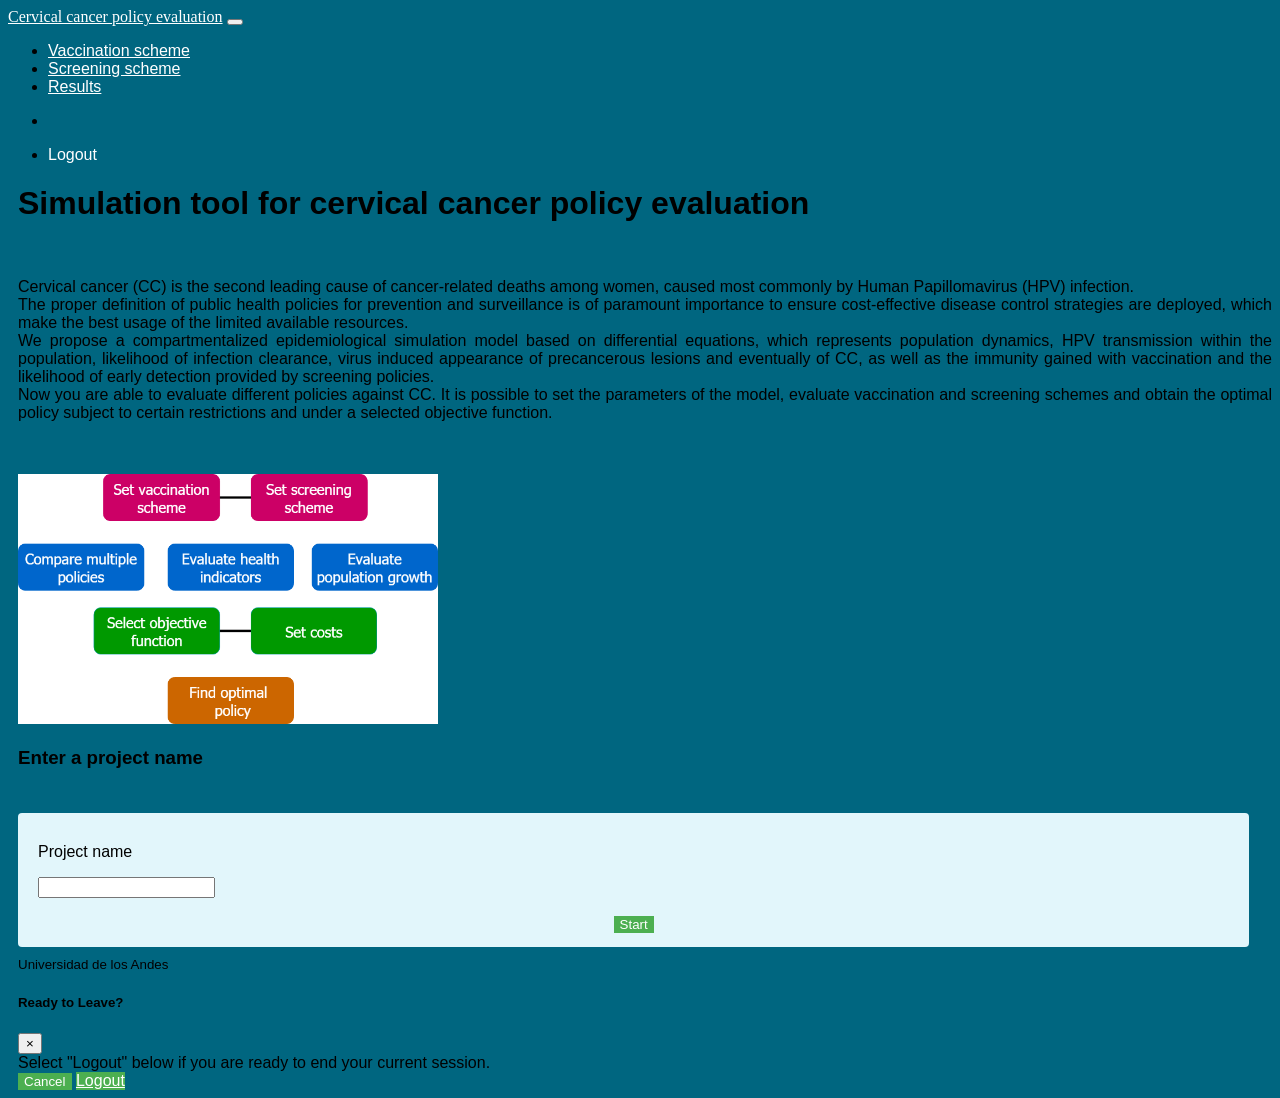
<file: templates/pages/index.html>
<!DOCTYPE html>
<html lang="en">

<head>
  <meta charset="utf-8">
  <meta http-equiv="X-UA-Compatible" content="IE=edge">
  <meta name="viewport" content="width=device-width, initial-scale=1, shrink-to-fit=no">
  <meta name="description" content="">
  <meta name="author" content="">
  <title>Cervical cancer policy evaluation</title>
  <!-- Bootstrap core CSS-->
  <link href="https://blackrockdigital.github.io/startbootstrap-sb-admin/vendor/bootstrap/css/bootstrap.min.css" rel="stylesheet">
  <!-- Custom fonts for this template-->
  <link href="https://blackrockdigital.github.io/startbootstrap-sb-admin/vendor/font-awesome/css/font-awesome.min.css" rel="stylesheet" type="text/css">
  <!-- Page level plugin CSS-->
  <link href="https://blackrockdigital.github.io/startbootstrap-sb-admin/vendor/datatables/dataTables.bootstrap4.css" rel="stylesheet">
  <!-- Custom styles for this template-->
  <link href="https://blackrockdigital.github.io/startbootstrap-sb-admin/css/sb-admin.css" rel="stylesheet">
  <link href="https://fonts.googleapis.com/css?family=Merienda+One|Open-Sans" rel="stylesheet">

  <link rel="stylesheet" type="text/css" href="../css/eSelector.css">
</head>

<body class="fixed-nav sticky-footer bg-dark" id="page-top">
  <!-- Navigation-->
  <nav class="navbar navbar-expand-lg navbar-inverse fixed-top" id="mainNav">
    <a class="navbar-brand" id="titleCC" href="index.html">Cervical cancer policy evaluation</a>
    <button class="navbar-toggler navbar-toggler-right" type="button" data-toggle="collapse" data-target="#navbarResponsive" aria-controls="navbarResponsive" aria-expanded="false" aria-label="Toggle navigation">
      <span class="navbar-toggler-icon"></span>
    </button>
    <div class="collapse navbar-collapse" id="navbarResponsive">
      <ul class="navbar-nav navbar-sidenav" id="exampleAccordion">
        <li class="nav-item" data-toggle="tooltip" data-placement="right" title="Dashboard">
          <a class="nav-link" href="vaccination">
            <i class="fa fa-fw fa-table"></i>
            <span class="nav-link-text" >Vaccination scheme</span>
          </a>
        </li>
        <li class="nav-item" data-toggle="tooltip" data-placement="right" title="screening">
          <a class="nav-link" href="screening">
            <i class="fa fa-fw fa-table"></i>
            <span class="nav-link-text" >Screening scheme</span>
          </a>
        </li>
        <li class="nav-item" data-toggle="tooltip" data-placement="right" title="Dashboard">
          <a class="nav-link" href="results">
            <i class="fa fa-fw fa-dashboard"></i>
            <span class="nav-link-text">Results</span>
          </a>
        </li>
      </ul>
      <ul class="navbar-nav sidenav-toggler">
        <li class="nav-item">
          <a class="nav-link text-center" id="sidenavToggler">
            <i class="fa fa-fw fa-angle-left"></i>
          </a>
        </li>
      </ul>
      <ul class="navbar-nav ml-auto">  
        <li class="nav-item">
          <a class="nav-link" data-toggle="modal" data-target="#exampleModal">
            <i class="fa fa-fw fa-sign-out"></i>Logout</a>
        </li>
      </ul>
    </div>
  </nav>
  <div class="content-wrapper" id="main-content">
    <div class="container-fluid">
      <div class="row">
        <div class="col-12">
          <h1>Simulation tool for cervical cancer policy evaluation</h1>
          <div class="row">
          <div class="col-6">
          <br>
          <p align="justify">Cervical cancer (CC) is the second leading cause of cancer-related deaths among women, caused most commonly by Human Papillomavirus (HPV) infection. <br> The proper definition of public health policies for prevention and surveillance is of paramount importance to ensure cost-effective disease control strategies are deployed, which make the best usage of the limited available resources. <br> We propose a compartmentalized epidemiological simulation model based on differential equations, which represents population dynamics, HPV transmission within the population, likelihood of infection clearance, virus induced appearance of precancerous lesions and eventually of CC, as well as the immunity gained with vaccination and the likelihood of early detection provided by screening policies. <br> Now you are able to evaluate different policies against CC. It is possible to set the parameters of the model, evaluate vaccination and screening schemes and obtain the optimal policy subject to certain restrictions and under a selected objective function.</p>
          </div>
          <div class="col-6">
            <br>
            <br>
          <img src="../images/flowchart.png" height="250" width="420">
          </div>
          </div>
        </div>
        <div class="container" id="triageParameters">
          <div class="row">
            <h3>Enter a project name</h3>
          </div>
          <br>
            <div class="form-group">
              <form action="/api/projects2" method="post">
                <div class="row">
                  <div class="col col-lg-4">
                    <p>Project name</p>
                  </div>
                  <div class="col col-lg-4">
                     <input id="projectName" name="projectName" autocomplete="off" class="form-control" type="text" />
                  </div>
                </div>
                <br>
                <input type="submit" value="Start" class="btn btn-primary" style="margin:auto; display:block;">
              </form>
        </div>
      </div>
      </div>
    </div>
    <!-- /.container-fluid-->
    <!-- /.content-wrapper-->
    <footer class="sticky-footer">
      <div class="container">
        <div class="text-center">
          <small>Universidad de los Andes</small>
        </div>
      </div>
    </footer>
    <!-- Scroll to Top Button-->
    <a class="scroll-to-top rounded" href="#page-top">
      <i class="fa fa-angle-up"></i>
    </a>
    <!-- Logout Modal-->
    <div class="modal fade" id="exampleModal" tabindex="-1" role="dialog" aria-labelledby="exampleModalLabel" aria-hidden="true">
      <div class="modal-dialog" role="document">
        <div class="modal-content">
          <div class="modal-header">
            <h5 class="modal-title" id="exampleModalLabel">Ready to Leave?</h5>
            <button class="close" type="button" data-dismiss="modal" aria-label="Close">
              <span aria-hidden="true">×</span>
            </button>
          </div>
          <div class="modal-body">Select "Logout" below if you are ready to end your current session.</div>
          <div class="modal-footer">
            <button class="btn btn-secondary" type="button" data-dismiss="modal">Cancel</button>
            <a class="btn btn-primary" href="login.html">Logout</a>
          </div>
        </div>
      </div>
    </div>
    <!-- Bootstrap core JavaScript-->
    <script src="https://blackrockdigital.github.io/startbootstrap-sb-admin/vendor/jquery/jquery.min.js"></script>
    <script src="https://blackrockdigital.github.io/startbootstrap-sb-admin/vendor/bootstrap/js/bootstrap.bundle.min.js"></script>
    <!-- Core plugin JavaScript-->
    <script src="https://blackrockdigital.github.io/startbootstrap-sb-admin/vendor/jquery-easing/jquery.easing.min.js"></script>
    <!-- Custom scripts for all pages-->
    <script src="https://blackrockdigital.github.io/startbootstrap-sb-admin/js/sb-admin.min.js"></script>
  </div>
</body>

</html>
</file>
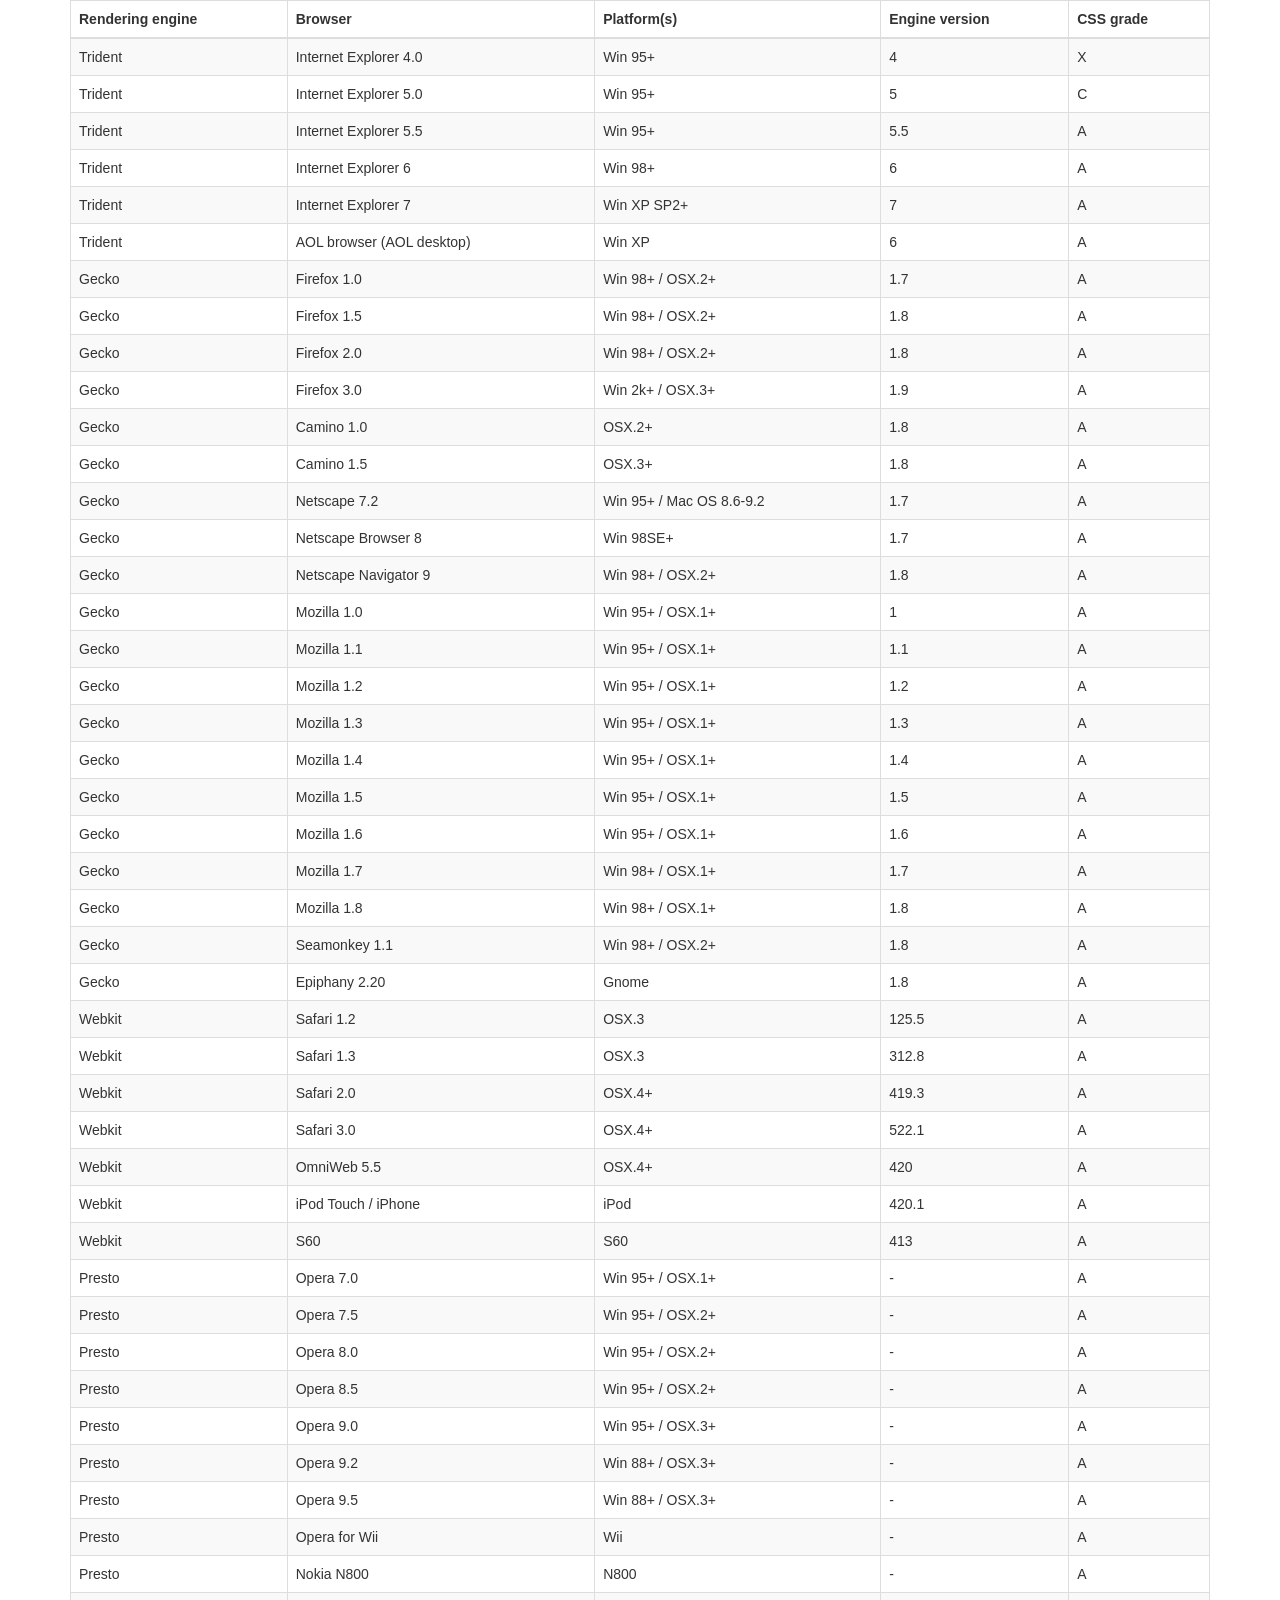
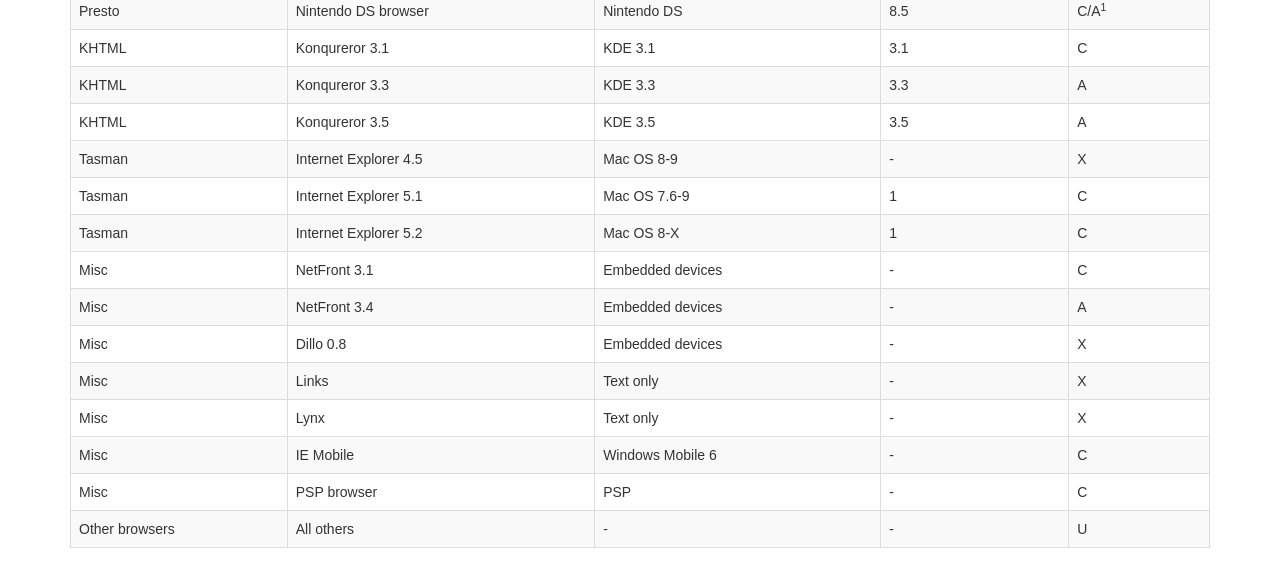
<file: vendor/datatables-plugins/index.html>
<!DOCTYPE HTML PUBLIC "-//W3C//DTD HTML 4.01//EN" "http://www.w3.org/TR/html4/strict.dtd">
<html>
	<head>
		<meta http-equiv="content-type" content="text/html; charset=utf-8" />
		
		<title>DataTables Bootstrap 3 example</title>

		<link rel="stylesheet" type="text/css" href="//maxcdn.bootstrapcdn.com/bootstrap/3.3.0/css/bootstrap.min.css">
		<link rel="stylesheet" type="text/css" href="dataTables.bootstrap.css">

		<script type="text/javascript" language="javascript" src="//code.jquery.com/jquery-1.11.1.min.js"></script>
		<script type="text/javascript" language="javascript" src="//cdn.datatables.net/1.10.3/js/jquery.dataTables.min.js"></script>
		<script type="text/javascript" language="javascript" src="dataTables.bootstrap.js"></script>
		<script type="text/javascript" charset="utf-8">
			$(document).ready(function() {
				$('#example').dataTable();
			} );
		</script>
	</head>
	<body>
		<div class="container">
			
<table cellpadding="0" cellspacing="0" border="0" class="table table-striped table-bordered" id="example">
	<thead>
		<tr>
			<th>Rendering engine</th>
			<th>Browser</th>
			<th>Platform(s)</th>
			<th>Engine version</th>
			<th>CSS grade</th>
		</tr>
	</thead>
	<tbody>
		<tr class="odd gradeX">
			<td>Trident</td>
			<td>Internet
				 Explorer 4.0</td>
			<td>Win 95+</td>
			<td class="center"> 4</td>
			<td class="center">X</td>
		</tr>
		<tr class="even gradeC">
			<td>Trident</td>
			<td>Internet
				 Explorer 5.0</td>
			<td>Win 95+</td>
			<td class="center">5</td>
			<td class="center">C</td>
		</tr>
		<tr class="odd gradeA">
			<td>Trident</td>
			<td>Internet
				 Explorer 5.5</td>
			<td>Win 95+</td>
			<td class="center">5.5</td>
			<td class="center">A</td>
		</tr>
		<tr class="even gradeA">
			<td>Trident</td>
			<td>Internet
				 Explorer 6</td>
			<td>Win 98+</td>
			<td class="center">6</td>
			<td class="center">A</td>
		</tr>
		<tr class="odd gradeA">
			<td>Trident</td>
			<td>Internet Explorer 7</td>
			<td>Win XP SP2+</td>
			<td class="center">7</td>
			<td class="center">A</td>
		</tr>
		<tr class="even gradeA">
			<td>Trident</td>
			<td>AOL browser (AOL desktop)</td>
			<td>Win XP</td>
			<td class="center">6</td>
			<td class="center">A</td>
		</tr>
		<tr class="gradeA">
			<td>Gecko</td>
			<td>Firefox 1.0</td>
			<td>Win 98+ / OSX.2+</td>
			<td class="center">1.7</td>
			<td class="center">A</td>
		</tr>
		<tr class="gradeA">
			<td>Gecko</td>
			<td>Firefox 1.5</td>
			<td>Win 98+ / OSX.2+</td>
			<td class="center">1.8</td>
			<td class="center">A</td>
		</tr>
		<tr class="gradeA">
			<td>Gecko</td>
			<td>Firefox 2.0</td>
			<td>Win 98+ / OSX.2+</td>
			<td class="center">1.8</td>
			<td class="center">A</td>
		</tr>
		<tr class="gradeA">
			<td>Gecko</td>
			<td>Firefox 3.0</td>
			<td>Win 2k+ / OSX.3+</td>
			<td class="center">1.9</td>
			<td class="center">A</td>
		</tr>
		<tr class="gradeA">
			<td>Gecko</td>
			<td>Camino 1.0</td>
			<td>OSX.2+</td>
			<td class="center">1.8</td>
			<td class="center">A</td>
		</tr>
		<tr class="gradeA">
			<td>Gecko</td>
			<td>Camino 1.5</td>
			<td>OSX.3+</td>
			<td class="center">1.8</td>
			<td class="center">A</td>
		</tr>
		<tr class="gradeA">
			<td>Gecko</td>
			<td>Netscape 7.2</td>
			<td>Win 95+ / Mac OS 8.6-9.2</td>
			<td class="center">1.7</td>
			<td class="center">A</td>
		</tr>
		<tr class="gradeA">
			<td>Gecko</td>
			<td>Netscape Browser 8</td>
			<td>Win 98SE+</td>
			<td class="center">1.7</td>
			<td class="center">A</td>
		</tr>
		<tr class="gradeA">
			<td>Gecko</td>
			<td>Netscape Navigator 9</td>
			<td>Win 98+ / OSX.2+</td>
			<td class="center">1.8</td>
			<td class="center">A</td>
		</tr>
		<tr class="gradeA">
			<td>Gecko</td>
			<td>Mozilla 1.0</td>
			<td>Win 95+ / OSX.1+</td>
			<td class="center">1</td>
			<td class="center">A</td>
		</tr>
		<tr class="gradeA">
			<td>Gecko</td>
			<td>Mozilla 1.1</td>
			<td>Win 95+ / OSX.1+</td>
			<td class="center">1.1</td>
			<td class="center">A</td>
		</tr>
		<tr class="gradeA">
			<td>Gecko</td>
			<td>Mozilla 1.2</td>
			<td>Win 95+ / OSX.1+</td>
			<td class="center">1.2</td>
			<td class="center">A</td>
		</tr>
		<tr class="gradeA">
			<td>Gecko</td>
			<td>Mozilla 1.3</td>
			<td>Win 95+ / OSX.1+</td>
			<td class="center">1.3</td>
			<td class="center">A</td>
		</tr>
		<tr class="gradeA">
			<td>Gecko</td>
			<td>Mozilla 1.4</td>
			<td>Win 95+ / OSX.1+</td>
			<td class="center">1.4</td>
			<td class="center">A</td>
		</tr>
		<tr class="gradeA">
			<td>Gecko</td>
			<td>Mozilla 1.5</td>
			<td>Win 95+ / OSX.1+</td>
			<td class="center">1.5</td>
			<td class="center">A</td>
		</tr>
		<tr class="gradeA">
			<td>Gecko</td>
			<td>Mozilla 1.6</td>
			<td>Win 95+ / OSX.1+</td>
			<td class="center">1.6</td>
			<td class="center">A</td>
		</tr>
		<tr class="gradeA">
			<td>Gecko</td>
			<td>Mozilla 1.7</td>
			<td>Win 98+ / OSX.1+</td>
			<td class="center">1.7</td>
			<td class="center">A</td>
		</tr>
		<tr class="gradeA">
			<td>Gecko</td>
			<td>Mozilla 1.8</td>
			<td>Win 98+ / OSX.1+</td>
			<td class="center">1.8</td>
			<td class="center">A</td>
		</tr>
		<tr class="gradeA">
			<td>Gecko</td>
			<td>Seamonkey 1.1</td>
			<td>Win 98+ / OSX.2+</td>
			<td class="center">1.8</td>
			<td class="center">A</td>
		</tr>
		<tr class="gradeA">
			<td>Gecko</td>
			<td>Epiphany 2.20</td>
			<td>Gnome</td>
			<td class="center">1.8</td>
			<td class="center">A</td>
		</tr>
		<tr class="gradeA">
			<td>Webkit</td>
			<td>Safari 1.2</td>
			<td>OSX.3</td>
			<td class="center">125.5</td>
			<td class="center">A</td>
		</tr>
		<tr class="gradeA">
			<td>Webkit</td>
			<td>Safari 1.3</td>
			<td>OSX.3</td>
			<td class="center">312.8</td>
			<td class="center">A</td>
		</tr>
		<tr class="gradeA">
			<td>Webkit</td>
			<td>Safari 2.0</td>
			<td>OSX.4+</td>
			<td class="center">419.3</td>
			<td class="center">A</td>
		</tr>
		<tr class="gradeA">
			<td>Webkit</td>
			<td>Safari 3.0</td>
			<td>OSX.4+</td>
			<td class="center">522.1</td>
			<td class="center">A</td>
		</tr>
		<tr class="gradeA">
			<td>Webkit</td>
			<td>OmniWeb 5.5</td>
			<td>OSX.4+</td>
			<td class="center">420</td>
			<td class="center">A</td>
		</tr>
		<tr class="gradeA">
			<td>Webkit</td>
			<td>iPod Touch / iPhone</td>
			<td>iPod</td>
			<td class="center">420.1</td>
			<td class="center">A</td>
		</tr>
		<tr class="gradeA">
			<td>Webkit</td>
			<td>S60</td>
			<td>S60</td>
			<td class="center">413</td>
			<td class="center">A</td>
		</tr>
		<tr class="gradeA">
			<td>Presto</td>
			<td>Opera 7.0</td>
			<td>Win 95+ / OSX.1+</td>
			<td class="center">-</td>
			<td class="center">A</td>
		</tr>
		<tr class="gradeA">
			<td>Presto</td>
			<td>Opera 7.5</td>
			<td>Win 95+ / OSX.2+</td>
			<td class="center">-</td>
			<td class="center">A</td>
		</tr>
		<tr class="gradeA">
			<td>Presto</td>
			<td>Opera 8.0</td>
			<td>Win 95+ / OSX.2+</td>
			<td class="center">-</td>
			<td class="center">A</td>
		</tr>
		<tr class="gradeA">
			<td>Presto</td>
			<td>Opera 8.5</td>
			<td>Win 95+ / OSX.2+</td>
			<td class="center">-</td>
			<td class="center">A</td>
		</tr>
		<tr class="gradeA">
			<td>Presto</td>
			<td>Opera 9.0</td>
			<td>Win 95+ / OSX.3+</td>
			<td class="center">-</td>
			<td class="center">A</td>
		</tr>
		<tr class="gradeA">
			<td>Presto</td>
			<td>Opera 9.2</td>
			<td>Win 88+ / OSX.3+</td>
			<td class="center">-</td>
			<td class="center">A</td>
		</tr>
		<tr class="gradeA">
			<td>Presto</td>
			<td>Opera 9.5</td>
			<td>Win 88+ / OSX.3+</td>
			<td class="center">-</td>
			<td class="center">A</td>
		</tr>
		<tr class="gradeA">
			<td>Presto</td>
			<td>Opera for Wii</td>
			<td>Wii</td>
			<td class="center">-</td>
			<td class="center">A</td>
		</tr>
		<tr class="gradeA">
			<td>Presto</td>
			<td>Nokia N800</td>
			<td>N800</td>
			<td class="center">-</td>
			<td class="center">A</td>
		</tr>
		<tr class="gradeA">
			<td>Presto</td>
			<td>Nintendo DS browser</td>
			<td>Nintendo DS</td>
			<td class="center">8.5</td>
			<td class="center">C/A<sup>1</sup></td>
		</tr>
		<tr class="gradeC">
			<td>KHTML</td>
			<td>Konqureror 3.1</td>
			<td>KDE 3.1</td>
			<td class="center">3.1</td>
			<td class="center">C</td>
		</tr>
		<tr class="gradeA">
			<td>KHTML</td>
			<td>Konqureror 3.3</td>
			<td>KDE 3.3</td>
			<td class="center">3.3</td>
			<td class="center">A</td>
		</tr>
		<tr class="gradeA">
			<td>KHTML</td>
			<td>Konqureror 3.5</td>
			<td>KDE 3.5</td>
			<td class="center">3.5</td>
			<td class="center">A</td>
		</tr>
		<tr class="gradeX">
			<td>Tasman</td>
			<td>Internet Explorer 4.5</td>
			<td>Mac OS 8-9</td>
			<td class="center">-</td>
			<td class="center">X</td>
		</tr>
		<tr class="gradeC">
			<td>Tasman</td>
			<td>Internet Explorer 5.1</td>
			<td>Mac OS 7.6-9</td>
			<td class="center">1</td>
			<td class="center">C</td>
		</tr>
		<tr class="gradeC">
			<td>Tasman</td>
			<td>Internet Explorer 5.2</td>
			<td>Mac OS 8-X</td>
			<td class="center">1</td>
			<td class="center">C</td>
		</tr>
		<tr class="gradeA">
			<td>Misc</td>
			<td>NetFront 3.1</td>
			<td>Embedded devices</td>
			<td class="center">-</td>
			<td class="center">C</td>
		</tr>
		<tr class="gradeA">
			<td>Misc</td>
			<td>NetFront 3.4</td>
			<td>Embedded devices</td>
			<td class="center">-</td>
			<td class="center">A</td>
		</tr>
		<tr class="gradeX">
			<td>Misc</td>
			<td>Dillo 0.8</td>
			<td>Embedded devices</td>
			<td class="center">-</td>
			<td class="center">X</td>
		</tr>
		<tr class="gradeX">
			<td>Misc</td>
			<td>Links</td>
			<td>Text only</td>
			<td class="center">-</td>
			<td class="center">X</td>
		</tr>
		<tr class="gradeX">
			<td>Misc</td>
			<td>Lynx</td>
			<td>Text only</td>
			<td class="center">-</td>
			<td class="center">X</td>
		</tr>
		<tr class="gradeC">
			<td>Misc</td>
			<td>IE Mobile</td>
			<td>Windows Mobile 6</td>
			<td class="center">-</td>
			<td class="center">C</td>
		</tr>
		<tr class="gradeC">
			<td>Misc</td>
			<td>PSP browser</td>
			<td>PSP</td>
			<td class="center">-</td>
			<td class="center">C</td>
		</tr>
		<tr class="gradeU">
			<td>Other browsers</td>
			<td>All others</td>
			<td>-</td>
			<td class="center">-</td>
			<td class="center">U</td>
		</tr>
	</tbody>
</table>
			
		</div>
	</body>
</html>
</file>
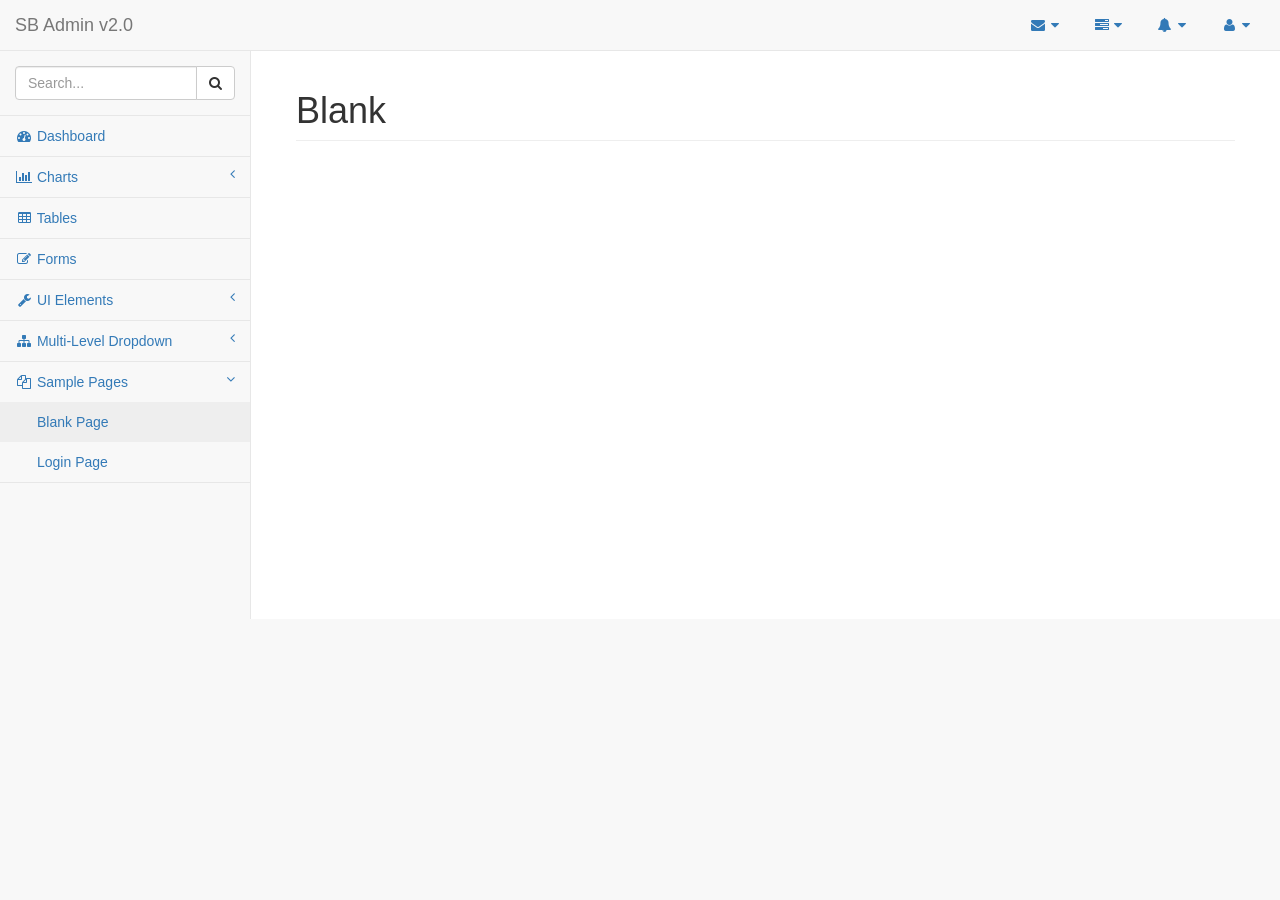
<file: pages/blank.html>
<!DOCTYPE html>
<html lang="en">

<head>

    <meta charset="utf-8">
    <meta http-equiv="X-UA-Compatible" content="IE=edge">
    <meta name="viewport" content="width=device-width, initial-scale=1">
    <meta name="description" content="">
    <meta name="author" content="">

    <title>SB Admin 2 - Bootstrap Admin Theme</title>

    <!-- Bootstrap Core CSS -->
    <link href="../vendor/bootstrap/css/bootstrap.min.css" rel="stylesheet">

    <!-- MetisMenu CSS -->
    <link href="../vendor/metisMenu/metisMenu.min.css" rel="stylesheet">

    <!-- Custom CSS -->
    <link href="../dist/css/sb-admin-2.css" rel="stylesheet">

    <!-- Custom Fonts -->
    <link href="../vendor/font-awesome/css/font-awesome.min.css" rel="stylesheet" type="text/css">

    <!-- HTML5 Shim and Respond.js IE8 support of HTML5 elements and media queries -->
    <!-- WARNING: Respond.js doesn't work if you view the page via file:// -->
    <!--[if lt IE 9]>
        <script src="https://oss.maxcdn.com/libs/html5shiv/3.7.0/html5shiv.js"></script>
        <script src="https://oss.maxcdn.com/libs/respond.js/1.4.2/respond.min.js"></script>
    <![endif]-->

</head>

<body>

    <div id="wrapper">

        <!-- Navigation -->
        <nav class="navbar navbar-default navbar-static-top" role="navigation" style="margin-bottom: 0">
            <div class="navbar-header">
                <button type="button" class="navbar-toggle" data-toggle="collapse" data-target=".navbar-collapse">
                    <span class="sr-only">Toggle navigation</span>
                    <span class="icon-bar"></span>
                    <span class="icon-bar"></span>
                    <span class="icon-bar"></span>
                </button>
                <a class="navbar-brand" href="index.html">SB Admin v2.0</a>
            </div>
            <!-- /.navbar-header -->

            <ul class="nav navbar-top-links navbar-right">
                <li class="dropdown">
                    <a class="dropdown-toggle" data-toggle="dropdown" href="#">
                        <i class="fa fa-envelope fa-fw"></i> <i class="fa fa-caret-down"></i>
                    </a>
                    <ul class="dropdown-menu dropdown-messages">
                        <li>
                            <a href="#">
                                <div>
                                    <strong>John Smith</strong>
                                    <span class="pull-right text-muted">
                                        <em>Yesterday</em>
                                    </span>
                                </div>
                                <div>Lorem ipsum dolor sit amet, consectetur adipiscing elit. Pellentesque eleifend...</div>
                            </a>
                        </li>
                        <li class="divider"></li>
                        <li>
                            <a href="#">
                                <div>
                                    <strong>John Smith</strong>
                                    <span class="pull-right text-muted">
                                        <em>Yesterday</em>
                                    </span>
                                </div>
                                <div>Lorem ipsum dolor sit amet, consectetur adipiscing elit. Pellentesque eleifend...</div>
                            </a>
                        </li>
                        <li class="divider"></li>
                        <li>
                            <a href="#">
                                <div>
                                    <strong>John Smith</strong>
                                    <span class="pull-right text-muted">
                                        <em>Yesterday</em>
                                    </span>
                                </div>
                                <div>Lorem ipsum dolor sit amet, consectetur adipiscing elit. Pellentesque eleifend...</div>
                            </a>
                        </li>
                        <li class="divider"></li>
                        <li>
                            <a class="text-center" href="#">
                                <strong>Read All Messages</strong>
                                <i class="fa fa-angle-right"></i>
                            </a>
                        </li>
                    </ul>
                    <!-- /.dropdown-messages -->
                </li>
                <!-- /.dropdown -->
                <li class="dropdown">
                    <a class="dropdown-toggle" data-toggle="dropdown" href="#">
                        <i class="fa fa-tasks fa-fw"></i> <i class="fa fa-caret-down"></i>
                    </a>
                    <ul class="dropdown-menu dropdown-tasks">
                        <li>
                            <a href="#">
                                <div>
                                    <p>
                                        <strong>Task 1</strong>
                                        <span class="pull-right text-muted">40% Complete</span>
                                    </p>
                                    <div class="progress progress-striped active">
                                        <div class="progress-bar progress-bar-success" role="progressbar" aria-valuenow="40" aria-valuemin="0" aria-valuemax="100" style="width: 40%">
                                            <span class="sr-only">40% Complete (success)</span>
                                        </div>
                                    </div>
                                </div>
                            </a>
                        </li>
                        <li class="divider"></li>
                        <li>
                            <a href="#">
                                <div>
                                    <p>
                                        <strong>Task 2</strong>
                                        <span class="pull-right text-muted">20% Complete</span>
                                    </p>
                                    <div class="progress progress-striped active">
                                        <div class="progress-bar progress-bar-info" role="progressbar" aria-valuenow="20" aria-valuemin="0" aria-valuemax="100" style="width: 20%">
                                            <span class="sr-only">20% Complete</span>
                                        </div>
                                    </div>
                                </div>
                            </a>
                        </li>
                        <li class="divider"></li>
                        <li>
                            <a href="#">
                                <div>
                                    <p>
                                        <strong>Task 3</strong>
                                        <span class="pull-right text-muted">60% Complete</span>
                                    </p>
                                    <div class="progress progress-striped active">
                                        <div class="progress-bar progress-bar-warning" role="progressbar" aria-valuenow="60" aria-valuemin="0" aria-valuemax="100" style="width: 60%">
                                            <span class="sr-only">60% Complete (warning)</span>
                                        </div>
                                    </div>
                                </div>
                            </a>
                        </li>
                        <li class="divider"></li>
                        <li>
                            <a href="#">
                                <div>
                                    <p>
                                        <strong>Task 4</strong>
                                        <span class="pull-right text-muted">80% Complete</span>
                                    </p>
                                    <div class="progress progress-striped active">
                                        <div class="progress-bar progress-bar-danger" role="progressbar" aria-valuenow="80" aria-valuemin="0" aria-valuemax="100" style="width: 80%">
                                            <span class="sr-only">80% Complete (danger)</span>
                                        </div>
                                    </div>
                                </div>
                            </a>
                        </li>
                        <li class="divider"></li>
                        <li>
                            <a class="text-center" href="#">
                                <strong>See All Tasks</strong>
                                <i class="fa fa-angle-right"></i>
                            </a>
                        </li>
                    </ul>
                    <!-- /.dropdown-tasks -->
                </li>
                <!-- /.dropdown -->
                <li class="dropdown">
                    <a class="dropdown-toggle" data-toggle="dropdown" href="#">
                        <i class="fa fa-bell fa-fw"></i> <i class="fa fa-caret-down"></i>
                    </a>
                    <ul class="dropdown-menu dropdown-alerts">
                        <li>
                            <a href="#">
                                <div>
                                    <i class="fa fa-comment fa-fw"></i> New Comment
                                    <span class="pull-right text-muted small">4 minutes ago</span>
                                </div>
                            </a>
                        </li>
                        <li class="divider"></li>
                        <li>
                            <a href="#">
                                <div>
                                    <i class="fa fa-twitter fa-fw"></i> 3 New Followers
                                    <span class="pull-right text-muted small">12 minutes ago</span>
                                </div>
                            </a>
                        </li>
                        <li class="divider"></li>
                        <li>
                            <a href="#">
                                <div>
                                    <i class="fa fa-envelope fa-fw"></i> Message Sent
                                    <span class="pull-right text-muted small">4 minutes ago</span>
                                </div>
                            </a>
                        </li>
                        <li class="divider"></li>
                        <li>
                            <a href="#">
                                <div>
                                    <i class="fa fa-tasks fa-fw"></i> New Task
                                    <span class="pull-right text-muted small">4 minutes ago</span>
                                </div>
                            </a>
                        </li>
                        <li class="divider"></li>
                        <li>
                            <a href="#">
                                <div>
                                    <i class="fa fa-upload fa-fw"></i> Server Rebooted
                                    <span class="pull-right text-muted small">4 minutes ago</span>
                                </div>
                            </a>
                        </li>
                        <li class="divider"></li>
                        <li>
                            <a class="text-center" href="#">
                                <strong>See All Alerts</strong>
                                <i class="fa fa-angle-right"></i>
                            </a>
                        </li>
                    </ul>
                    <!-- /.dropdown-alerts -->
                </li>
                <!-- /.dropdown -->
                <li class="dropdown">
                    <a class="dropdown-toggle" data-toggle="dropdown" href="#">
                        <i class="fa fa-user fa-fw"></i> <i class="fa fa-caret-down"></i>
                    </a>
                    <ul class="dropdown-menu dropdown-user">
                        <li><a href="#"><i class="fa fa-user fa-fw"></i> User Profile</a>
                        </li>
                        <li><a href="#"><i class="fa fa-gear fa-fw"></i> Settings</a>
                        </li>
                        <li class="divider"></li>
                        <li><a href="login.html"><i class="fa fa-sign-out fa-fw"></i> Logout</a>
                        </li>
                    </ul>
                    <!-- /.dropdown-user -->
                </li>
                <!-- /.dropdown -->
            </ul>
            <!-- /.navbar-top-links -->

            <div class="navbar-default sidebar" role="navigation">
                <div class="sidebar-nav navbar-collapse">
                    <ul class="nav" id="side-menu">
                        <li class="sidebar-search">
                            <div class="input-group custom-search-form">
                                <input type="text" class="form-control" placeholder="Search...">
                                <span class="input-group-btn">
                                    <button class="btn btn-default" type="button">
                                        <i class="fa fa-search"></i>
                                    </button>
                                </span>
                            </div>
                            <!-- /input-group -->
                        </li>
                        <li>
                            <a href="index.html"><i class="fa fa-dashboard fa-fw"></i> Dashboard</a>
                        </li>
                        <li>
                            <a href="#"><i class="fa fa-bar-chart-o fa-fw"></i> Charts<span class="fa arrow"></span></a>
                            <ul class="nav nav-second-level">
                                <li>
                                    <a href="flot.html">Flot Charts</a>
                                </li>
                                <li>
                                    <a href="morris.html">Morris.js Charts</a>
                                </li>
                            </ul>
                            <!-- /.nav-second-level -->
                        </li>
                        <li>
                            <a href="tables.html"><i class="fa fa-table fa-fw"></i> Tables</a>
                        </li>
                        <li>
                            <a href="forms.html"><i class="fa fa-edit fa-fw"></i> Forms</a>
                        </li>
                        <li>
                            <a href="#"><i class="fa fa-wrench fa-fw"></i> UI Elements<span class="fa arrow"></span></a>
                            <ul class="nav nav-second-level">
                                <li>
                                    <a href="panels-wells.html">Panels and Wells</a>
                                </li>
                                <li>
                                    <a href="buttons.html">Buttons</a>
                                </li>
                                <li>
                                    <a href="notifications.html">Notifications</a>
                                </li>
                                <li>
                                    <a href="typography.html">Typography</a>
                                </li>
                                <li>
                                    <a href="icons.html"> Icons</a>
                                </li>
                                <li>
                                    <a href="grid.html">Grid</a>
                                </li>
                            </ul>
                            <!-- /.nav-second-level -->
                        </li>
                        <li>
                            <a href="#"><i class="fa fa-sitemap fa-fw"></i> Multi-Level Dropdown<span class="fa arrow"></span></a>
                            <ul class="nav nav-second-level">
                                <li>
                                    <a href="#">Second Level Item</a>
                                </li>
                                <li>
                                    <a href="#">Second Level Item</a>
                                </li>
                                <li>
                                    <a href="#">Third Level <span class="fa arrow"></span></a>
                                    <ul class="nav nav-third-level">
                                        <li>
                                            <a href="#">Third Level Item</a>
                                        </li>
                                        <li>
                                            <a href="#">Third Level Item</a>
                                        </li>
                                        <li>
                                            <a href="#">Third Level Item</a>
                                        </li>
                                        <li>
                                            <a href="#">Third Level Item</a>
                                        </li>
                                    </ul>
                                    <!-- /.nav-third-level -->
                                </li>
                            </ul>
                            <!-- /.nav-second-level -->
                        </li>
                        <li class="active">
                            <a href="#"><i class="fa fa-files-o fa-fw"></i> Sample Pages<span class="fa arrow"></span></a>
                            <ul class="nav nav-second-level">
                                <li>
                                    <a class="active" href="blank.html">Blank Page</a>
                                </li>
                                <li>
                                    <a href="login.html">Login Page</a>
                                </li>
                            </ul>
                            <!-- /.nav-second-level -->
                        </li>
                    </ul>
                </div>
                <!-- /.sidebar-collapse -->
            </div>
            <!-- /.navbar-static-side -->
        </nav>

        <!-- Page Content -->
        <div id="page-wrapper">
            <div class="container-fluid">
                <div class="row">
                    <div class="col-lg-12">
                        <h1 class="page-header">Blank</h1>
                    </div>
                    <!-- /.col-lg-12 -->
                </div>
                <!-- /.row -->
            </div>
            <!-- /.container-fluid -->
        </div>
        <!-- /#page-wrapper -->

    </div>
    <!-- /#wrapper -->

    <!-- jQuery -->
    <script src="../vendor/jquery/jquery.min.js"></script>

    <!-- Bootstrap Core JavaScript -->
    <script src="../vendor/bootstrap/js/bootstrap.min.js"></script>

    <!-- Metis Menu Plugin JavaScript -->
    <script src="../vendor/metisMenu/metisMenu.min.js"></script>

    <!-- Custom Theme JavaScript -->
    <script src="../dist/js/sb-admin-2.js"></script>

</body>

</html>
</file>
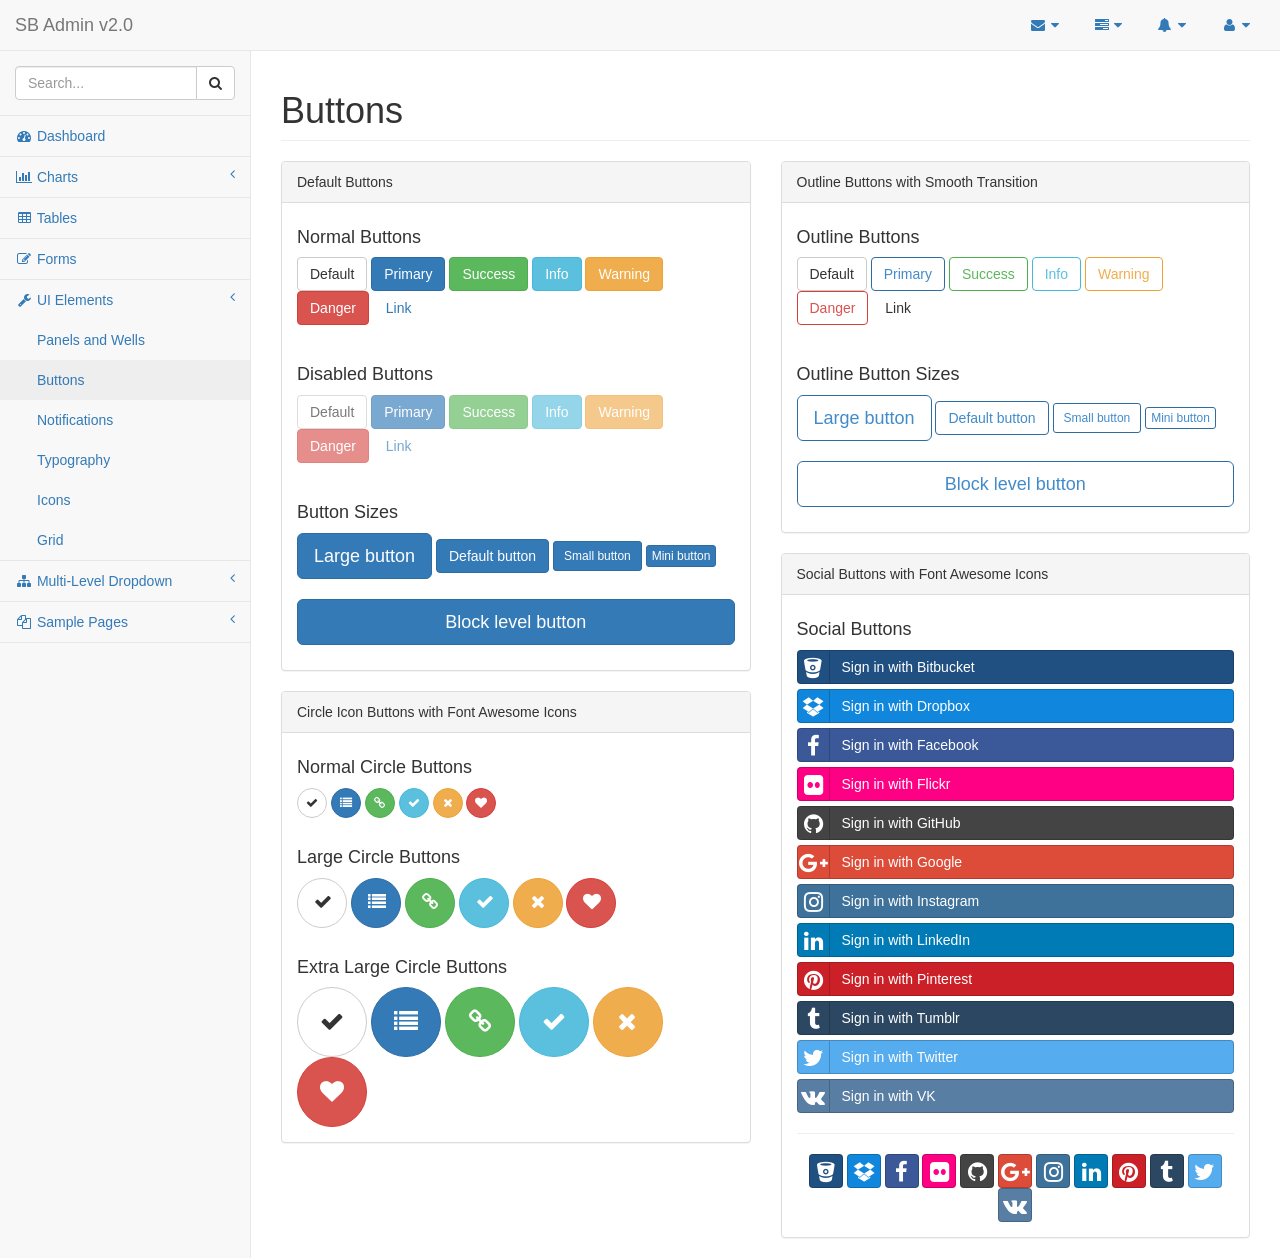
<file: pages/buttons.html>
<!DOCTYPE html>
<html lang="en">

<head>

    <meta charset="utf-8">
    <meta http-equiv="X-UA-Compatible" content="IE=edge">
    <meta name="viewport" content="width=device-width, initial-scale=1">
    <meta name="description" content="">
    <meta name="author" content="">

    <title>SB Admin 2 - Bootstrap Admin Theme</title>

    <!-- Bootstrap Core CSS -->
    <link href="../vendor/bootstrap/css/bootstrap.min.css" rel="stylesheet">

    <!-- MetisMenu CSS -->
    <link href="../vendor/metisMenu/metisMenu.min.css" rel="stylesheet">

    <!-- Social Buttons CSS -->
    <link href="../vendor/bootstrap-social/bootstrap-social.css" rel="stylesheet">

    <!-- Custom CSS -->
    <link href="../dist/css/sb-admin-2.css" rel="stylesheet">

    <!-- Custom Fonts -->
    <link href="../vendor/font-awesome/css/font-awesome.min.css" rel="stylesheet" type="text/css">

    <!-- HTML5 Shim and Respond.js IE8 support of HTML5 elements and media queries -->
    <!-- WARNING: Respond.js doesn't work if you view the page via file:// -->
    <!--[if lt IE 9]>
        <script src="https://oss.maxcdn.com/libs/html5shiv/3.7.0/html5shiv.js"></script>
        <script src="https://oss.maxcdn.com/libs/respond.js/1.4.2/respond.min.js"></script>
    <![endif]-->

</head>

<body>

    <div id="wrapper">

        <!-- Navigation -->
        <nav class="navbar navbar-default navbar-static-top" role="navigation" style="margin-bottom: 0">
            <div class="navbar-header">
                <button type="button" class="navbar-toggle" data-toggle="collapse" data-target=".navbar-collapse">
                    <span class="sr-only">Toggle navigation</span>
                    <span class="icon-bar"></span>
                    <span class="icon-bar"></span>
                    <span class="icon-bar"></span>
                </button>
                <a class="navbar-brand" href="index.html">SB Admin v2.0</a>
            </div>
            <!-- /.navbar-header -->

            <ul class="nav navbar-top-links navbar-right">
                <li class="dropdown">
                    <a class="dropdown-toggle" data-toggle="dropdown" href="#">
                        <i class="fa fa-envelope fa-fw"></i> <i class="fa fa-caret-down"></i>
                    </a>
                    <ul class="dropdown-menu dropdown-messages">
                        <li>
                            <a href="#">
                                <div>
                                    <strong>John Smith</strong>
                                    <span class="pull-right text-muted">
                                        <em>Yesterday</em>
                                    </span>
                                </div>
                                <div>Lorem ipsum dolor sit amet, consectetur adipiscing elit. Pellentesque eleifend...</div>
                            </a>
                        </li>
                        <li class="divider"></li>
                        <li>
                            <a href="#">
                                <div>
                                    <strong>John Smith</strong>
                                    <span class="pull-right text-muted">
                                        <em>Yesterday</em>
                                    </span>
                                </div>
                                <div>Lorem ipsum dolor sit amet, consectetur adipiscing elit. Pellentesque eleifend...</div>
                            </a>
                        </li>
                        <li class="divider"></li>
                        <li>
                            <a href="#">
                                <div>
                                    <strong>John Smith</strong>
                                    <span class="pull-right text-muted">
                                        <em>Yesterday</em>
                                    </span>
                                </div>
                                <div>Lorem ipsum dolor sit amet, consectetur adipiscing elit. Pellentesque eleifend...</div>
                            </a>
                        </li>
                        <li class="divider"></li>
                        <li>
                            <a class="text-center" href="#">
                                <strong>Read All Messages</strong>
                                <i class="fa fa-angle-right"></i>
                            </a>
                        </li>
                    </ul>
                    <!-- /.dropdown-messages -->
                </li>
                <!-- /.dropdown -->
                <li class="dropdown">
                    <a class="dropdown-toggle" data-toggle="dropdown" href="#">
                        <i class="fa fa-tasks fa-fw"></i> <i class="fa fa-caret-down"></i>
                    </a>
                    <ul class="dropdown-menu dropdown-tasks">
                        <li>
                            <a href="#">
                                <div>
                                    <p>
                                        <strong>Task 1</strong>
                                        <span class="pull-right text-muted">40% Complete</span>
                                    </p>
                                    <div class="progress progress-striped active">
                                        <div class="progress-bar progress-bar-success" role="progressbar" aria-valuenow="40" aria-valuemin="0" aria-valuemax="100" style="width: 40%">
                                            <span class="sr-only">40% Complete (success)</span>
                                        </div>
                                    </div>
                                </div>
                            </a>
                        </li>
                        <li class="divider"></li>
                        <li>
                            <a href="#">
                                <div>
                                    <p>
                                        <strong>Task 2</strong>
                                        <span class="pull-right text-muted">20% Complete</span>
                                    </p>
                                    <div class="progress progress-striped active">
                                        <div class="progress-bar progress-bar-info" role="progressbar" aria-valuenow="20" aria-valuemin="0" aria-valuemax="100" style="width: 20%">
                                            <span class="sr-only">20% Complete</span>
                                        </div>
                                    </div>
                                </div>
                            </a>
                        </li>
                        <li class="divider"></li>
                        <li>
                            <a href="#">
                                <div>
                                    <p>
                                        <strong>Task 3</strong>
                                        <span class="pull-right text-muted">60% Complete</span>
                                    </p>
                                    <div class="progress progress-striped active">
                                        <div class="progress-bar progress-bar-warning" role="progressbar" aria-valuenow="60" aria-valuemin="0" aria-valuemax="100" style="width: 60%">
                                            <span class="sr-only">60% Complete (warning)</span>
                                        </div>
                                    </div>
                                </div>
                            </a>
                        </li>
                        <li class="divider"></li>
                        <li>
                            <a href="#">
                                <div>
                                    <p>
                                        <strong>Task 4</strong>
                                        <span class="pull-right text-muted">80% Complete</span>
                                    </p>
                                    <div class="progress progress-striped active">
                                        <div class="progress-bar progress-bar-danger" role="progressbar" aria-valuenow="80" aria-valuemin="0" aria-valuemax="100" style="width: 80%">
                                            <span class="sr-only">80% Complete (danger)</span>
                                        </div>
                                    </div>
                                </div>
                            </a>
                        </li>
                        <li class="divider"></li>
                        <li>
                            <a class="text-center" href="#">
                                <strong>See All Tasks</strong>
                                <i class="fa fa-angle-right"></i>
                            </a>
                        </li>
                    </ul>
                    <!-- /.dropdown-tasks -->
                </li>
                <!-- /.dropdown -->
                <li class="dropdown">
                    <a class="dropdown-toggle" data-toggle="dropdown" href="#">
                        <i class="fa fa-bell fa-fw"></i> <i class="fa fa-caret-down"></i>
                    </a>
                    <ul class="dropdown-menu dropdown-alerts">
                        <li>
                            <a href="#">
                                <div>
                                    <i class="fa fa-comment fa-fw"></i> New Comment
                                    <span class="pull-right text-muted small">4 minutes ago</span>
                                </div>
                            </a>
                        </li>
                        <li class="divider"></li>
                        <li>
                            <a href="#">
                                <div>
                                    <i class="fa fa-twitter fa-fw"></i> 3 New Followers
                                    <span class="pull-right text-muted small">12 minutes ago</span>
                                </div>
                            </a>
                        </li>
                        <li class="divider"></li>
                        <li>
                            <a href="#">
                                <div>
                                    <i class="fa fa-envelope fa-fw"></i> Message Sent
                                    <span class="pull-right text-muted small">4 minutes ago</span>
                                </div>
                            </a>
                        </li>
                        <li class="divider"></li>
                        <li>
                            <a href="#">
                                <div>
                                    <i class="fa fa-tasks fa-fw"></i> New Task
                                    <span class="pull-right text-muted small">4 minutes ago</span>
                                </div>
                            </a>
                        </li>
                        <li class="divider"></li>
                        <li>
                            <a href="#">
                                <div>
                                    <i class="fa fa-upload fa-fw"></i> Server Rebooted
                                    <span class="pull-right text-muted small">4 minutes ago</span>
                                </div>
                            </a>
                        </li>
                        <li class="divider"></li>
                        <li>
                            <a class="text-center" href="#">
                                <strong>See All Alerts</strong>
                                <i class="fa fa-angle-right"></i>
                            </a>
                        </li>
                    </ul>
                    <!-- /.dropdown-alerts -->
                </li>
                <!-- /.dropdown -->
                <li class="dropdown">
                    <a class="dropdown-toggle" data-toggle="dropdown" href="#">
                        <i class="fa fa-user fa-fw"></i> <i class="fa fa-caret-down"></i>
                    </a>
                    <ul class="dropdown-menu dropdown-user">
                        <li><a href="#"><i class="fa fa-user fa-fw"></i> User Profile</a>
                        </li>
                        <li><a href="#"><i class="fa fa-gear fa-fw"></i> Settings</a>
                        </li>
                        <li class="divider"></li>
                        <li><a href="login.html"><i class="fa fa-sign-out fa-fw"></i> Logout</a>
                        </li>
                    </ul>
                    <!-- /.dropdown-user -->
                </li>
                <!-- /.dropdown -->
            </ul>
            <!-- /.navbar-top-links -->

            <div class="navbar-default sidebar" role="navigation">
                <div class="sidebar-nav navbar-collapse">
                    <ul class="nav" id="side-menu">
                        <li class="sidebar-search">
                            <div class="input-group custom-search-form">
                                <input type="text" class="form-control" placeholder="Search...">
                                <span class="input-group-btn">
                                <button class="btn btn-default" type="button">
                                    <i class="fa fa-search"></i>
                                </button>
                            </span>
                            </div>
                            <!-- /input-group -->
                        </li>
                        <li>
                            <a href="index.html"><i class="fa fa-dashboard fa-fw"></i> Dashboard</a>
                        </li>
                        <li>
                            <a href="#"><i class="fa fa-bar-chart-o fa-fw"></i> Charts<span class="fa arrow"></span></a>
                            <ul class="nav nav-second-level">
                                <li>
                                    <a href="flot.html">Flot Charts</a>
                                </li>
                                <li>
                                    <a href="morris.html">Morris.js Charts</a>
                                </li>
                            </ul>
                            <!-- /.nav-second-level -->
                        </li>
                        <li>
                            <a href="tables.html"><i class="fa fa-table fa-fw"></i> Tables</a>
                        </li>
                        <li>
                            <a href="forms.html"><i class="fa fa-edit fa-fw"></i> Forms</a>
                        </li>
                        <li>
                            <a href="#"><i class="fa fa-wrench fa-fw"></i> UI Elements<span class="fa arrow"></span></a>
                            <ul class="nav nav-second-level">
                                <li>
                                    <a href="panels-wells.html">Panels and Wells</a>
                                </li>
                                <li>
                                    <a href="buttons.html">Buttons</a>
                                </li>
                                <li>
                                    <a href="notifications.html">Notifications</a>
                                </li>
                                <li>
                                    <a href="typography.html">Typography</a>
                                </li>
                                <li>
                                    <a href="icons.html"> Icons</a>
                                </li>
                                <li>
                                    <a href="grid.html">Grid</a>
                                </li>
                            </ul>
                            <!-- /.nav-second-level -->
                        </li>
                        <li>
                            <a href="#"><i class="fa fa-sitemap fa-fw"></i> Multi-Level Dropdown<span class="fa arrow"></span></a>
                            <ul class="nav nav-second-level">
                                <li>
                                    <a href="#">Second Level Item</a>
                                </li>
                                <li>
                                    <a href="#">Second Level Item</a>
                                </li>
                                <li>
                                    <a href="#">Third Level <span class="fa arrow"></span></a>
                                    <ul class="nav nav-third-level">
                                        <li>
                                            <a href="#">Third Level Item</a>
                                        </li>
                                        <li>
                                            <a href="#">Third Level Item</a>
                                        </li>
                                        <li>
                                            <a href="#">Third Level Item</a>
                                        </li>
                                        <li>
                                            <a href="#">Third Level Item</a>
                                        </li>
                                    </ul>
                                    <!-- /.nav-third-level -->
                                </li>
                            </ul>
                            <!-- /.nav-second-level -->
                        </li>
                        <li>
                            <a href="#"><i class="fa fa-files-o fa-fw"></i> Sample Pages<span class="fa arrow"></span></a>
                            <ul class="nav nav-second-level">
                                <li>
                                    <a href="blank.html">Blank Page</a>
                                </li>
                                <li>
                                    <a href="login.html">Login Page</a>
                                </li>
                            </ul>
                            <!-- /.nav-second-level -->
                        </li>
                    </ul>
                </div>
                <!-- /.sidebar-collapse -->
            </div>
            <!-- /.navbar-static-side -->
        </nav>

        <!-- Page Content -->
        <div id="page-wrapper">
            <div class="row">
                <div class="col-lg-12">
                    <h1 class="page-header">Buttons</h1>
                </div>
                <!-- /.col-lg-12 -->
            </div>
            <!-- /.row -->
            <div class="row">
                <div class="col-lg-6">
                    <div class="panel panel-default">
                        <div class="panel-heading">
                            Default Buttons
                        </div>
                        <!-- /.panel-heading -->
                        <div class="panel-body">
                            <h4>Normal Buttons</h4>
                            <p>
                                <button type="button" class="btn btn-default">Default</button>
                                <button type="button" class="btn btn-primary">Primary</button>
                                <button type="button" class="btn btn-success">Success</button>
                                <button type="button" class="btn btn-info">Info</button>
                                <button type="button" class="btn btn-warning">Warning</button>
                                <button type="button" class="btn btn-danger">Danger</button>
                                <button type="button" class="btn btn-link">Link</button>
                            </p>
                            <br>
                            <h4>Disabled Buttons</h4>
                            <p>
                                <button type="button" class="btn btn-default disabled">Default</button>
                                <button type="button" class="btn btn-primary disabled">Primary</button>
                                <button type="button" class="btn btn-success disabled">Success</button>
                                <button type="button" class="btn btn-info disabled">Info</button>
                                <button type="button" class="btn btn-warning disabled">Warning</button>
                                <button type="button" class="btn btn-danger disabled">Danger</button>
                                <button type="button" class="btn btn-link disabled">Link</button>
                            </p>
                            <br>
                            <h4>Button Sizes</h4>
                            <p>
                                <button type="button" class="btn btn-primary btn-lg">Large button</button>
                                <button type="button" class="btn btn-primary">Default button</button>
                                <button type="button" class="btn btn-primary btn-sm">Small button</button>
                                <button type="button" class="btn btn-primary btn-xs">Mini button</button>
                                <br>
                                <br>
                                <button type="button" class="btn btn-primary btn-lg btn-block">Block level button</button>
                            </p>
                        </div>
                        <!-- /.panel-body -->
                    </div>
                    <!-- /.panel -->
                    <div class="panel panel-default">
                        <div class="panel-heading">
                            Circle Icon Buttons with Font Awesome Icons
                        </div>
                        <!-- /.panel-heading -->
                        <div class="panel-body">
                            <h4>Normal Circle Buttons</h4>
                            <button type="button" class="btn btn-default btn-circle"><i class="fa fa-check"></i>
                            </button>
                            <button type="button" class="btn btn-primary btn-circle"><i class="fa fa-list"></i>
                            </button>
                            <button type="button" class="btn btn-success btn-circle"><i class="fa fa-link"></i>
                            </button>
                            <button type="button" class="btn btn-info btn-circle"><i class="fa fa-check"></i>
                            </button>
                            <button type="button" class="btn btn-warning btn-circle"><i class="fa fa-times"></i>
                            </button>
                            <button type="button" class="btn btn-danger btn-circle"><i class="fa fa-heart"></i>
                            </button>
                            <br>
                            <br>
                            <h4>Large Circle Buttons</h4>
                            <button type="button" class="btn btn-default btn-circle btn-lg"><i class="fa fa-check"></i>
                            </button>
                            <button type="button" class="btn btn-primary btn-circle btn-lg"><i class="fa fa-list"></i>
                            </button>
                            <button type="button" class="btn btn-success btn-circle btn-lg"><i class="fa fa-link"></i>
                            </button>
                            <button type="button" class="btn btn-info btn-circle btn-lg"><i class="fa fa-check"></i>
                            </button>
                            <button type="button" class="btn btn-warning btn-circle btn-lg"><i class="fa fa-times"></i>
                            </button>
                            <button type="button" class="btn btn-danger btn-circle btn-lg"><i class="fa fa-heart"></i>
                            </button>
                            <br>
                            <br>
                            <h4>Extra Large Circle Buttons</h4>
                            <button type="button" class="btn btn-default btn-circle btn-xl"><i class="fa fa-check"></i>
                            </button>
                            <button type="button" class="btn btn-primary btn-circle btn-xl"><i class="fa fa-list"></i>
                            </button>
                            <button type="button" class="btn btn-success btn-circle btn-xl"><i class="fa fa-link"></i>
                            </button>
                            <button type="button" class="btn btn-info btn-circle btn-xl"><i class="fa fa-check"></i>
                            </button>
                            <button type="button" class="btn btn-warning btn-circle btn-xl"><i class="fa fa-times"></i>
                            </button>
                            <button type="button" class="btn btn-danger btn-circle btn-xl"><i class="fa fa-heart"></i>
                            </button>
                        </div>
                        <!-- /.panel-body -->
                    </div>
                    <!-- /.panel -->
                </div>
                <!-- /.col-lg-6 -->
                <div class="col-lg-6">
                    <div class="panel panel-default">
                        <div class="panel-heading">
                            Outline Buttons with Smooth Transition
                        </div>
                        <!-- /.panel-heading -->
                        <div class="panel-body">
                            <h4>Outline Buttons</h4>
                            <p>
                                <button type="button" class="btn btn-outline btn-default">Default</button>
                                <button type="button" class="btn btn-outline btn-primary">Primary</button>
                                <button type="button" class="btn btn-outline btn-success">Success</button>
                                <button type="button" class="btn btn-outline btn-info">Info</button>
                                <button type="button" class="btn btn-outline btn-warning">Warning</button>
                                <button type="button" class="btn btn-outline btn-danger">Danger</button>
                                <button type="button" class="btn btn-outline btn-link">Link</button>
                            </p>
                            <br>
                            <h4>Outline Button Sizes</h4>
                            <p>
                                <button type="button" class="btn btn-outline btn-primary btn-lg">Large button</button>
                                <button type="button" class="btn btn-outline btn-primary">Default button</button>
                                <button type="button" class="btn btn-outline btn-primary btn-sm">Small button</button>
                                <button type="button" class="btn btn-outline btn-primary btn-xs">Mini button</button>
                                <br>
                                <br>
                                <button type="button" class="btn btn-outline btn-primary btn-lg btn-block">Block level button</button>
                            </p>
                        </div>
                        <!-- /.panel-body -->
                    </div>
                    <!-- /.panel -->
                    <div class="panel panel-default">
                        <div class="panel-heading">
                            Social Buttons with Font Awesome Icons
                        </div>
                        <!-- /.panel-heading -->
                        <div class="panel-body">
                            <h4>Social Buttons</h4>
                            <a class="btn btn-block btn-social btn-bitbucket">
                                <i class="fa fa-bitbucket"></i> Sign in with Bitbucket
                            </a>
                            <a class="btn btn-block btn-social btn-dropbox">
                                <i class="fa fa-dropbox"></i> Sign in with Dropbox
                            </a>
                            <a class="btn btn-block btn-social btn-facebook">
                                <i class="fa fa-facebook"></i> Sign in with Facebook
                            </a>
                            <a class="btn btn-block btn-social btn-flickr">
                                <i class="fa fa-flickr"></i> Sign in with Flickr
                            </a>
                            <a class="btn btn-block btn-social btn-github">
                                <i class="fa fa-github"></i> Sign in with GitHub
                            </a>
                            <a class="btn btn-block btn-social btn-google-plus">
                                <i class="fa fa-google-plus"></i> Sign in with Google
                            </a>
                            <a class="btn btn-block btn-social btn-instagram">
                                <i class="fa fa-instagram"></i> Sign in with Instagram
                            </a>
                            <a class="btn btn-block btn-social btn-linkedin">
                                <i class="fa fa-linkedin"></i> Sign in with LinkedIn
                            </a>
                            <a class="btn btn-block btn-social btn-pinterest">
                                <i class="fa fa-pinterest"></i> Sign in with Pinterest
                            </a>
                            <a class="btn btn-block btn-social btn-tumblr">
                                <i class="fa fa-tumblr"></i> Sign in with Tumblr
                            </a>
                            <a class="btn btn-block btn-social btn-twitter">
                                <i class="fa fa-twitter"></i> Sign in with Twitter
                            </a>
                            <a class="btn btn-block btn-social btn-vk">
                                <i class="fa fa-vk"></i> Sign in with VK
                            </a>

                            <hr>

                            <div class="text-center">
                                <a class="btn btn-social-icon btn-bitbucket"><i class="fa fa-bitbucket"></i></a>
                                <a class="btn btn-social-icon btn-dropbox"><i class="fa fa-dropbox"></i></a>
                                <a class="btn btn-social-icon btn-facebook"><i class="fa fa-facebook"></i></a>
                                <a class="btn btn-social-icon btn-flickr"><i class="fa fa-flickr"></i></a>
                                <a class="btn btn-social-icon btn-github"><i class="fa fa-github"></i></a>
                                <a class="btn btn-social-icon btn-google-plus"><i class="fa fa-google-plus"></i></a>
                                <a class="btn btn-social-icon btn-instagram"><i class="fa fa-instagram"></i></a>
                                <a class="btn btn-social-icon btn-linkedin"><i class="fa fa-linkedin"></i></a>
                                <a class="btn btn-social-icon btn-pinterest"><i class="fa fa-pinterest"></i></a>
                                <a class="btn btn-social-icon btn-tumblr"><i class="fa fa-tumblr"></i></a>
                                <a class="btn btn-social-icon btn-twitter"><i class="fa fa-twitter"></i></a>
                                <a class="btn btn-social-icon btn-vk"><i class="fa fa-vk"></i></a>
                            </div>
                        </div>
                        <!-- /.panel-body -->
                    </div>
                    <!-- /.panel -->
                </div>
                <!-- /.col-lg-6 -->
            </div>
            <!-- /.row -->
        </div>
        <!-- /#page-wrapper -->

    </div>
    <!-- /#wrapper -->

    <!-- jQuery -->
    <script src="../vendor/jquery/jquery.min.js"></script>

    <!-- Bootstrap Core JavaScript -->
    <script src="../vendor/bootstrap/js/bootstrap.min.js"></script>

    <!-- Metis Menu Plugin JavaScript -->
    <script src="../vendor/metisMenu/metisMenu.min.js"></script>

    <!-- Custom Theme JavaScript -->
    <script src="../dist/js/sb-admin-2.js"></script>

</body>

</html>
</file>
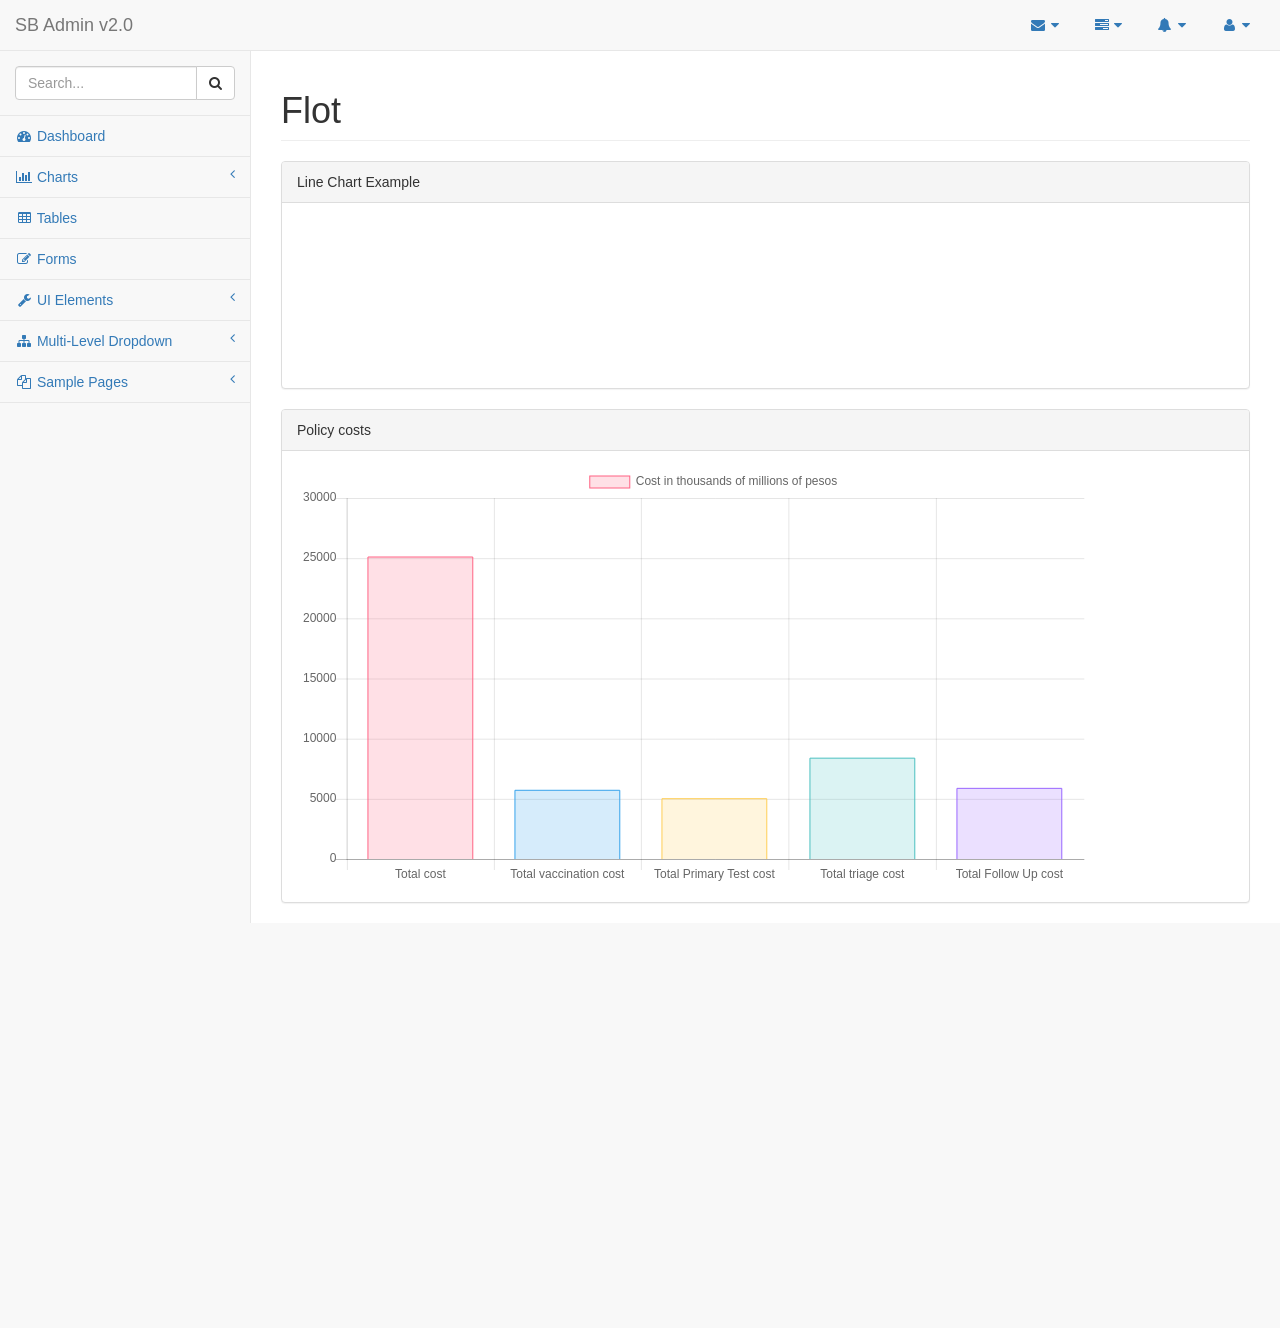
<file: pages/chart.html>
<!DOCTYPE html>
<html lang="en">

<head>

    <meta charset="utf-8">
    <meta http-equiv="X-UA-Compatible" content="IE=edge">
    <meta name="viewport" content="width=device-width, initial-scale=1">
    <meta name="description" content="">
    <meta name="author" content="">

    <title>SB Admin 2 - Bootstrap Admin Theme</title>

    <!-- Bootstrap Core CSS -->
    <link href="../vendor/bootstrap/css/bootstrap.min.css" rel="stylesheet">

    <!-- MetisMenu CSS -->
    <link href="../vendor/metisMenu/metisMenu.min.css" rel="stylesheet">

    <!-- Custom CSS -->
    <link href="../dist/css/sb-admin-2.css" rel="stylesheet">

    <!-- Morris Charts CSS -->
    <link href="../vendor/morrisjs/morris.css" rel="stylesheet">

    <!-- Custom Fonts -->
    <link href="../vendor/font-awesome/css/font-awesome.min.css" rel="stylesheet" type="text/css">

    <!-- HTML5 Shim and Respond.js IE8 support of HTML5 elements and media queries -->
    <!-- WARNING: Respond.js doesn't work if you view the page via file:// -->
    <!--[if lt IE 9]>
        <script src="https://oss.maxcdn.com/libs/html5shiv/3.7.0/html5shiv.js"></script>
        <script src="https://oss.maxcdn.com/libs/respond.js/1.4.2/respond.min.js"></script>
    <![endif]-->

</head>

<body>

    <div id="wrapper">

        <!-- Navigation -->
        <nav class="navbar navbar-default navbar-static-top" role="navigation" style="margin-bottom: 0">
            <div class="navbar-header">
                <button type="button" class="navbar-toggle" data-toggle="collapse" data-target=".navbar-collapse">
                    <span class="sr-only">Toggle navigation</span>
                    <span class="icon-bar"></span>
                    <span class="icon-bar"></span>
                    <span class="icon-bar"></span>
                </button>
                <a class="navbar-brand" href="index.html">SB Admin v2.0</a>
            </div>
            <!-- /.navbar-header -->

            <ul class="nav navbar-top-links navbar-right">
                <li class="dropdown">
                    <a class="dropdown-toggle" data-toggle="dropdown" href="#">
                        <i class="fa fa-envelope fa-fw"></i> <i class="fa fa-caret-down"></i>
                    </a>
                    <ul class="dropdown-menu dropdown-messages">
                        <li>
                            <a href="#">
                                <div>
                                    <strong>John Smith</strong>
                                    <span class="pull-right text-muted">
                                        <em>Yesterday</em>
                                    </span>
                                </div>
                                <div>Lorem ipsum dolor sit amet, consectetur adipiscing elit. Pellentesque eleifend...</div>
                            </a>
                        </li>
                        <li class="divider"></li>
                        <li>
                            <a href="#">
                                <div>
                                    <strong>John Smith</strong>
                                    <span class="pull-right text-muted">
                                        <em>Yesterday</em>
                                    </span>
                                </div>
                                <div>Lorem ipsum dolor sit amet, consectetur adipiscing elit. Pellentesque eleifend...</div>
                            </a>
                        </li>
                        <li class="divider"></li>
                        <li>
                            <a href="#">
                                <div>
                                    <strong>John Smith</strong>
                                    <span class="pull-right text-muted">
                                        <em>Yesterday</em>
                                    </span>
                                </div>
                                <div>Lorem ipsum dolor sit amet, consectetur adipiscing elit. Pellentesque eleifend...</div>
                            </a>
                        </li>
                        <li class="divider"></li>
                        <li>
                            <a class="text-center" href="#">
                                <strong>Read All Messages</strong>
                                <i class="fa fa-angle-right"></i>
                            </a>
                        </li>
                    </ul>
                    <!-- /.dropdown-messages -->
                </li>
                <!-- /.dropdown -->
                <li class="dropdown">
                    <a class="dropdown-toggle" data-toggle="dropdown" href="#">
                        <i class="fa fa-tasks fa-fw"></i> <i class="fa fa-caret-down"></i>
                    </a>
                    <ul class="dropdown-menu dropdown-tasks">
                        <li>
                            <a href="#">
                                <div>
                                    <p>
                                        <strong>Task 1</strong>
                                        <span class="pull-right text-muted">40% Complete</span>
                                    </p>
                                    <div class="progress progress-striped active">
                                        <div class="progress-bar progress-bar-success" role="progressbar" aria-valuenow="40" aria-valuemin="0" aria-valuemax="100" style="width: 40%">
                                            <span class="sr-only">40% Complete (success)</span>
                                        </div>
                                    </div>
                                </div>
                            </a>
                        </li>
                        <li class="divider"></li>
                        <li>
                            <a href="#">
                                <div>
                                    <p>
                                        <strong>Task 2</strong>
                                        <span class="pull-right text-muted">20% Complete</span>
                                    </p>
                                    <div class="progress progress-striped active">
                                        <div class="progress-bar progress-bar-info" role="progressbar" aria-valuenow="20" aria-valuemin="0" aria-valuemax="100" style="width: 20%">
                                            <span class="sr-only">20% Complete</span>
                                        </div>
                                    </div>
                                </div>
                            </a>
                        </li>
                        <li class="divider"></li>
                        <li>
                            <a href="#">
                                <div>
                                    <p>
                                        <strong>Task 3</strong>
                                        <span class="pull-right text-muted">60% Complete</span>
                                    </p>
                                    <div class="progress progress-striped active">
                                        <div class="progress-bar progress-bar-warning" role="progressbar" aria-valuenow="60" aria-valuemin="0" aria-valuemax="100" style="width: 60%">
                                            <span class="sr-only">60% Complete (warning)</span>
                                        </div>
                                    </div>
                                </div>
                            </a>
                        </li>
                        <li class="divider"></li>
                        <li>
                            <a href="#">
                                <div>
                                    <p>
                                        <strong>Task 4</strong>
                                        <span class="pull-right text-muted">80% Complete</span>
                                    </p>
                                    <div class="progress progress-striped active">
                                        <div class="progress-bar progress-bar-danger" role="progressbar" aria-valuenow="80" aria-valuemin="0" aria-valuemax="100" style="width: 80%">
                                            <span class="sr-only">80% Complete (danger)</span>
                                        </div>
                                    </div>
                                </div>
                            </a>
                        </li>
                        <li class="divider"></li>
                        <li>
                            <a class="text-center" href="#">
                                <strong>See All Tasks</strong>
                                <i class="fa fa-angle-right"></i>
                            </a>
                        </li>
                    </ul>
                    <!-- /.dropdown-tasks -->
                </li>
                <!-- /.dropdown -->
                <li class="dropdown">
                    <a class="dropdown-toggle" data-toggle="dropdown" href="#">
                        <i class="fa fa-bell fa-fw"></i> <i class="fa fa-caret-down"></i>
                    </a>
                    <ul class="dropdown-menu dropdown-alerts">
                        <li>
                            <a href="#">
                                <div>
                                    <i class="fa fa-comment fa-fw"></i> New Comment
                                    <span class="pull-right text-muted small">4 minutes ago</span>
                                </div>
                            </a>
                        </li>
                        <li class="divider"></li>
                        <li>
                            <a href="#">
                                <div>
                                    <i class="fa fa-twitter fa-fw"></i> 3 New Followers
                                    <span class="pull-right text-muted small">12 minutes ago</span>
                                </div>
                            </a>
                        </li>
                        <li class="divider"></li>
                        <li>
                            <a href="#">
                                <div>
                                    <i class="fa fa-envelope fa-fw"></i> Message Sent
                                    <span class="pull-right text-muted small">4 minutes ago</span>
                                </div>
                            </a>
                        </li>
                        <li class="divider"></li>
                        <li>
                            <a href="#">
                                <div>
                                    <i class="fa fa-tasks fa-fw"></i> New Task
                                    <span class="pull-right text-muted small">4 minutes ago</span>
                                </div>
                            </a>
                        </li>
                        <li class="divider"></li>
                        <li>
                            <a href="#">
                                <div>
                                    <i class="fa fa-upload fa-fw"></i> Server Rebooted
                                    <span class="pull-right text-muted small">4 minutes ago</span>
                                </div>
                            </a>
                        </li>
                        <li class="divider"></li>
                        <li>
                            <a class="text-center" href="#">
                                <strong>See All Alerts</strong>
                                <i class="fa fa-angle-right"></i>
                            </a>
                        </li>
                    </ul>
                    <!-- /.dropdown-alerts -->
                </li>
                <!-- /.dropdown -->
                <li class="dropdown">
                    <a class="dropdown-toggle" data-toggle="dropdown" href="#">
                        <i class="fa fa-user fa-fw"></i> <i class="fa fa-caret-down"></i>
                    </a>
                    <ul class="dropdown-menu dropdown-user">
                        <li><a href="#"><i class="fa fa-user fa-fw"></i> User Profile</a>
                        </li>
                        <li><a href="#"><i class="fa fa-gear fa-fw"></i> Settings</a>
                        </li>
                        <li class="divider"></li>
                        <li><a href="login.html"><i class="fa fa-sign-out fa-fw"></i> Logout</a>
                        </li>
                    </ul>
                    <!-- /.dropdown-user -->
                </li>
                <!-- /.dropdown -->
            </ul>
            <!-- /.navbar-top-links -->

            <div class="navbar-default sidebar" role="navigation">
                <div class="sidebar-nav navbar-collapse">
                    <ul class="nav" id="side-menu">
                        <li class="sidebar-search">
                            <div class="input-group custom-search-form">
                                <input type="text" class="form-control" placeholder="Search...">
                                <span class="input-group-btn">
                                <button class="btn btn-default" type="button">
                                    <i class="fa fa-search"></i>
                                </button>
                            </span>
                            </div>
                            <!-- /input-group -->
                        </li>
                        <li>
                            <a href="index.html"><i class="fa fa-dashboard fa-fw"></i> Dashboard</a>
                        </li>
                        <li>
                            <a href="#"><i class="fa fa-bar-chart-o fa-fw"></i> Charts<span class="fa arrow"></span></a>
                            <ul class="nav nav-second-level">
                                <li>
                                    <a href="flot.html">Flot Charts</a>
                                </li>
                                <li>
                                    <a href="morris.html">Morris.js Charts</a>
                                </li>
                            </ul>
                            <!-- /.nav-second-level -->
                        </li>
                        <li>
                            <a href="tables.html"><i class="fa fa-table fa-fw"></i> Tables</a>
                        </li>
                        <li>
                            <a href="forms.html"><i class="fa fa-edit fa-fw"></i> Forms</a>
                        </li>
                        <li>
                            <a href="#"><i class="fa fa-wrench fa-fw"></i> UI Elements<span class="fa arrow"></span></a>
                            <ul class="nav nav-second-level">
                                <li>
                                    <a href="panels-wells.html">Panels and Wells</a>
                                </li>
                                <li>
                                    <a href="buttons.html">Buttons</a>
                                </li>
                                <li>
                                    <a href="notifications.html">Notifications</a>
                                </li>
                                <li>
                                    <a href="typography.html">Typography</a>
                                </li>
                                <li>
                                    <a href="icons.html"> Icons</a>
                                </li>
                                <li>
                                    <a href="grid.html">Grid</a>
                                </li>
                            </ul>
                            <!-- /.nav-second-level -->
                        </li>
                        <li>
                            <a href="#"><i class="fa fa-sitemap fa-fw"></i> Multi-Level Dropdown<span class="fa arrow"></span></a>
                            <ul class="nav nav-second-level">
                                <li>
                                    <a href="#">Second Level Item</a>
                                </li>
                                <li>
                                    <a href="#">Second Level Item</a>
                                </li>
                                <li>
                                    <a href="#">Third Level <span class="fa arrow"></span></a>
                                    <ul class="nav nav-third-level">
                                        <li>
                                            <a href="#">Third Level Item</a>
                                        </li>
                                        <li>
                                            <a href="#">Third Level Item</a>
                                        </li>
                                        <li>
                                            <a href="#">Third Level Item</a>
                                        </li>
                                        <li>
                                            <a href="#">Third Level Item</a>
                                        </li>
                                    </ul>
                                    <!-- /.nav-third-level -->
                                </li>
                            </ul>
                            <!-- /.nav-second-level -->
                        </li>
                        <li>
                            <a href="#"><i class="fa fa-files-o fa-fw"></i> Sample Pages<span class="fa arrow"></span></a>
                            <ul class="nav nav-second-level">
                                <li>
                                    <a href="blank.html">Blank Page</a>
                                </li>
                                <li>
                                    <a href="login.html">Login Page</a>
                                </li>
                            </ul>
                            <!-- /.nav-second-level -->
                        </li>
                    </ul>
                </div>
                <!-- /.sidebar-collapse -->
            </div>
            <!-- /.navbar-static-side -->
        </nav>

        <div id="page-wrapper">
            <div class="row">
                <div class="col-lg-12">
                    <h1 class="page-header">Flot</h1>
                </div>

                <div class="col-lg-12">
                    <div class="panel panel-default">
                        <div class="panel-heading">
                            Line Chart Example
                        </div>
                        <!-- /.panel-heading -->
                        <div class="panel-body">
                            	<div style="width:90%;">
                                        <canvas id="graficaCancer1"></canvas>
                                    </div>

                        </div>
                        <!-- /.panel-body -->
                    </div>
                    <!-- /.panel -->
                </div>

                                <div class="col-lg-12">
                    <div class="panel panel-default">
                        <div class="panel-heading">
                        Policy costs                        
                    </div>
                        <!-- /.panel-heading -->
                        <div class="panel-body">
                                <div style="width:90%;">
                                        <canvas id="graficaCostos"></canvas>
                                    </div>

                        </div>
                        <!-- /.panel-body -->
                    </div>
                    <!-- /.panel -->
                </div>

            </div>            



                <!-- /.col-lg-6 -->
            </div>
            <!-- /.row -->
        </div>
        <!-- /#page-wrapper -->

    </div>
    <!-- /#wrapper -->



    <!-- jQuery -->
    <script src="../vendor/jquery/jquery.min.js"></script>

    <!-- Bootstrap Core JavaScript -->
    <script src="../vendor/bootstrap/js/bootstrap.min.js"></script>

    <!-- Metis Menu Plugin JavaScript -->
    <script src="../vendor/metisMenu/metisMenu.min.js"></script>

    <!-- Flot Charts JavaScript -->
    <script src="../dist/js/Chart.js"></script>
    <script src="../js/util.js"></script>

    <!-- Custom Theme JavaScript -->
    <script src="../dist/js/sb-admin-2.js"></script>
    <script src="../js/jquery.csv.min.js"></script>

    <script>

        

		var MONTHS = ['January', 'February', 'March', 'April', 'May', 'June', 'July', 'August', 'September', 'October', 'November', 'December'];
		var dataGraph = {
			type: 'line',
			data: {
				labels: ['January', 'February', 'March', 'April', 'May', 'June', 'July'],
				datasets: [{
                    label: 'My First dataset',
                    fill: false,
					backgroundColor: window.chartColors.red,
					borderColor: window.chartColors.red,
					data: [
						10,
						20,
						30,
						100,
						120,
						50,
						50
					],
					fill: false,
				}, {
					label: 'My Second dataset',
					fill: false,
					backgroundColor: window.chartColors.blue,
					borderColor: window.chartColors.blue,
					data: [
						-3,
						33,
						34,
						35,
						36,
						36,
						36
					],
				}]
			},
			options: {
				responsive: true,
				title: {
					display: true,
					text: 'Chart.js Line Chart'
				},
				tooltips: {
					mode: 'index',
					intersect: false,
				},
				hover: {
					mode: 'nearest',
					intersect: true
				},
				scales: {
					xAxes: [{
						display: true,
						scaleLabel: {
							display: true,
							labelString: 'Month'
						}
					}],
					yAxes: [{
						display: true,
						scaleLabel: {
							display: true,
							labelString: 'Value'
						}
					}]
				}
			}
		};
		window.onload = function() {

                        $.ajax({
  type: 'GET',
  url: 'https://dcsolano10.github.io/datasetCancer/resultados.csv',
  success: function(resp) {
    var objects = $.csv.toObjects(resp);
    console.log(objects[0]);

    var iDatasets = {};
    var finalLabels = [];
    var finalDatasets = [];

    	var COLORS = [
		'#4dc9f6',
		'#f67019',
		'#f53794',
		'#537bc4',
		'#acc236',
		'#166a8f',
		'#00a950',
		'#58595b',
        '#8549ba',
        '#f2189e',
        '#17f122',
        '#edc687'
	];
    var colorIndex = 0;
    for (let i = 0; i < objects.length; i++) {
        var row = objects[i];
        var key = row.Biological_Comp+"_"+row.Gender;

        if(!iDatasets[key])
        {   
            iDatasets[key] = {label: key, data:[], fill:false, backgroundColor:COLORS[colorIndex], borderColor:COLORS[colorIndex]};
            colorIndex += 1;
        }
        iDatasets[key].data.push(row.Value);
        
    }
    console.log(iDatasets);

    for (let j = 1; j < 31; j++) {
        finalLabels.push(j);
    }

    for (var key in iDatasets) {
        finalDatasets.push(iDatasets[key]);
    }


    var finalData = {type: 'line', data:{labels:finalLabels, datasets:finalDatasets} };

    console.log(finalData);
    var ctx = document.getElementById('graficaCancer1').getContext('2d');
            window.myLine = new Chart(ctx, finalData);
      
  },
  error: function() {

  }
});

			//var ctx = document.getElementById('graficaCancer1').getContext('2d');
            //window.myLine = new Chart(ctx, dataGraph);
            


        };
        
        

        var colorNames = Object.keys(window.chartColors);
        

	</script>
    <canvas id="myChart" width="400" height="400"></canvas>
<script>
var ctx = document.getElementById("graficaCostos").getContext('2d');
var myChart = new Chart(ctx, {
    type: 'bar',
    data: {
        labels: ["Total cost","Total vaccination cost", "Total Primary Test cost", "Total triage cost", "Total Follow Up cost"],
        datasets: [{
            label: 'Cost in thousands of millions of pesos',
            data: [25138.1, 5751.0, 5053.1, 8421.8, 5912.1],
            backgroundColor: [
                'rgba(255, 99, 132, 0.2)',
                'rgba(54, 162, 235, 0.2)',
                'rgba(255, 206, 86, 0.2)',
                'rgba(75, 192, 192, 0.2)',
                'rgba(153, 102, 255, 0.2)',
                'rgba(255, 159, 64, 0.2)'
            ],
            borderColor: [
                'rgba(255,99,132,1)',
                'rgba(54, 162, 235, 1)',
                'rgba(255, 206, 86, 1)',
                'rgba(75, 192, 192, 1)',
                'rgba(153, 102, 255, 1)',
                'rgba(255, 159, 64, 1)'
            ],
            borderWidth: 1
        }]
    },
    options: {
        scales: {
            yAxes: [{
                ticks: {
                    beginAtZero:true
                }
            }]
        }
    }
});
</script>

</body>

</html>
</file>
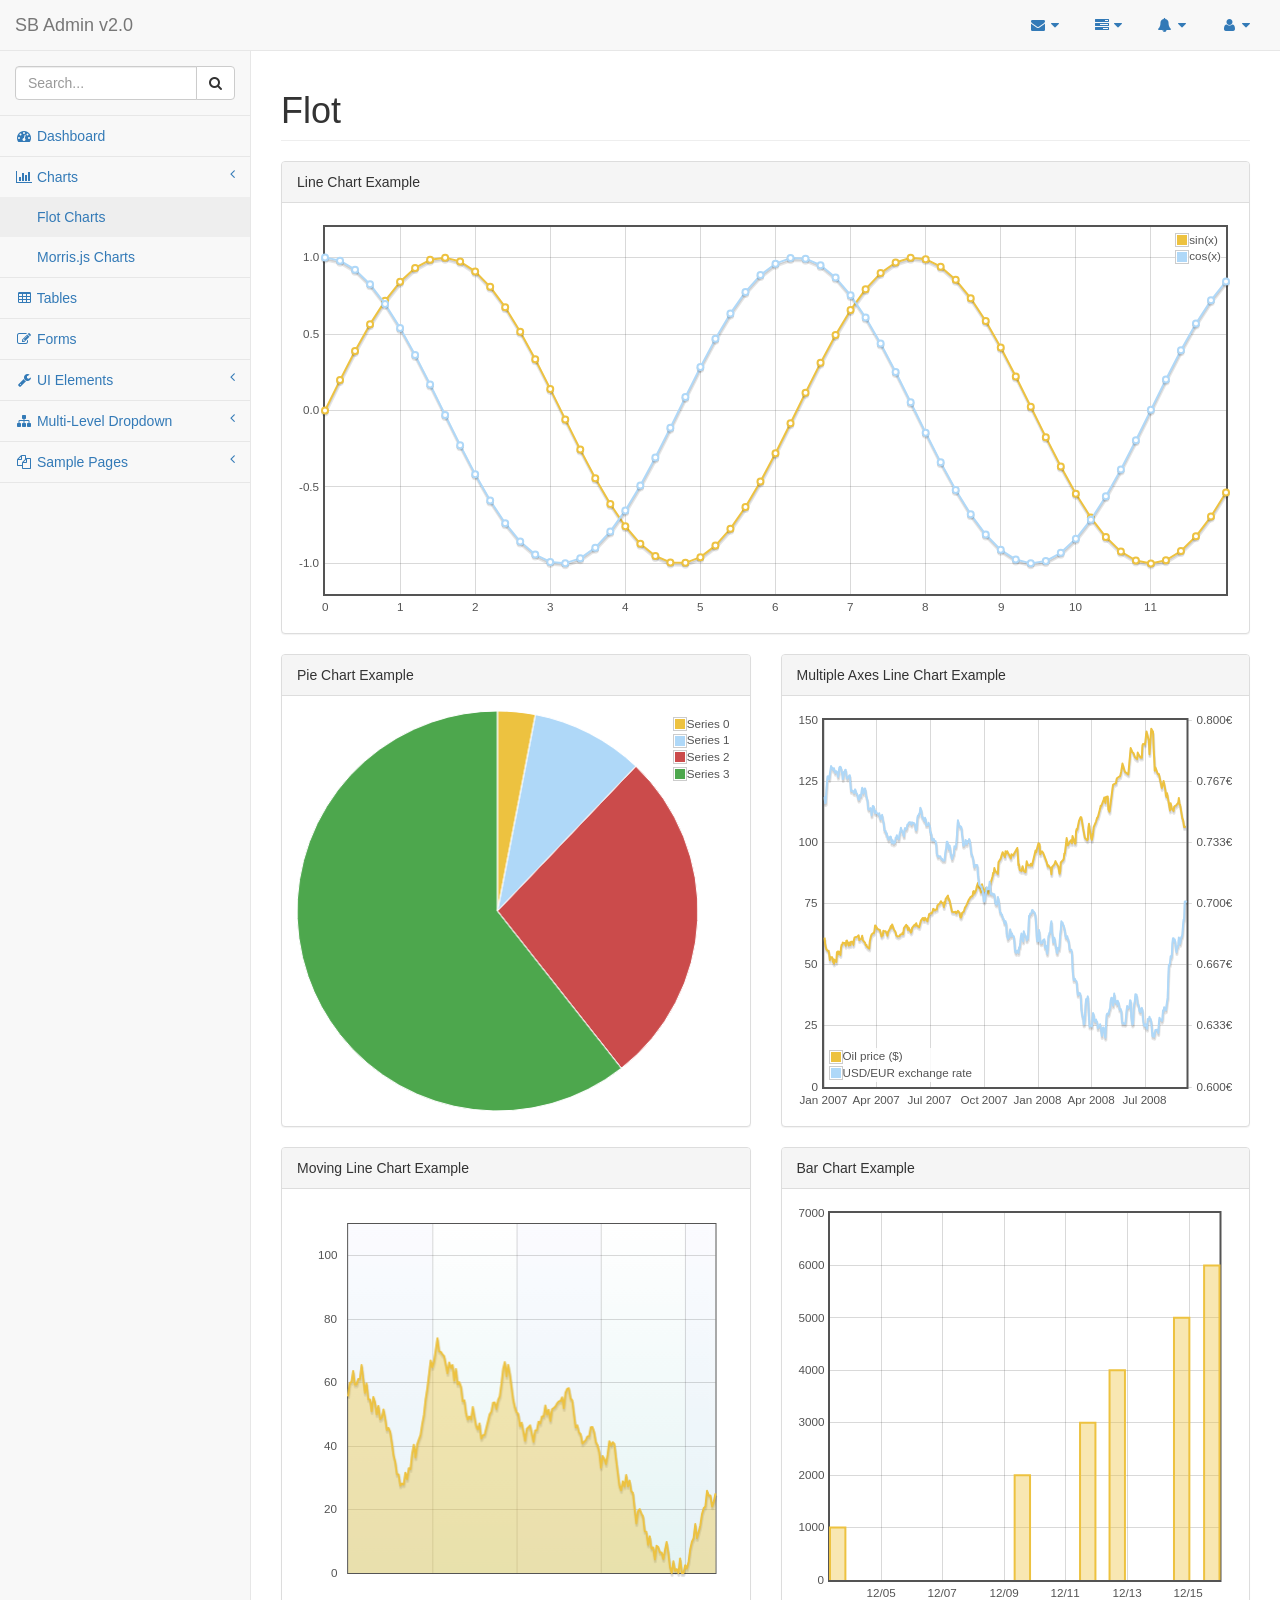
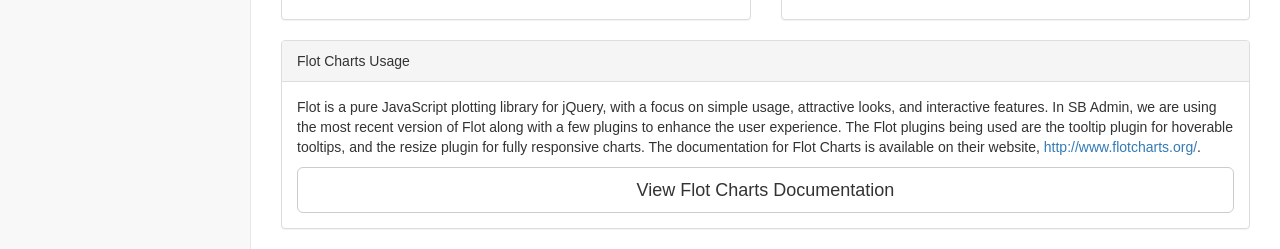
<file: pages/flot.html>
<!DOCTYPE html>
<html lang="en">

<head>

    <meta charset="utf-8">
    <meta http-equiv="X-UA-Compatible" content="IE=edge">
    <meta name="viewport" content="width=device-width, initial-scale=1">
    <meta name="description" content="">
    <meta name="author" content="">

    <title>SB Admin 2 - Bootstrap Admin Theme</title>

    <!-- Bootstrap Core CSS -->
    <link href="../vendor/bootstrap/css/bootstrap.min.css" rel="stylesheet">

    <!-- MetisMenu CSS -->
    <link href="../vendor/metisMenu/metisMenu.min.css" rel="stylesheet">

    <!-- Custom CSS -->
    <link href="../dist/css/sb-admin-2.css" rel="stylesheet">

    <!-- Morris Charts CSS -->
    <link href="../vendor/morrisjs/morris.css" rel="stylesheet">

    <!-- Custom Fonts -->
    <link href="../vendor/font-awesome/css/font-awesome.min.css" rel="stylesheet" type="text/css">

    <!-- HTML5 Shim and Respond.js IE8 support of HTML5 elements and media queries -->
    <!-- WARNING: Respond.js doesn't work if you view the page via file:// -->
    <!--[if lt IE 9]>
        <script src="https://oss.maxcdn.com/libs/html5shiv/3.7.0/html5shiv.js"></script>
        <script src="https://oss.maxcdn.com/libs/respond.js/1.4.2/respond.min.js"></script>
    <![endif]-->

</head>

<body>

    <div id="wrapper">

        <!-- Navigation -->
        <nav class="navbar navbar-default navbar-static-top" role="navigation" style="margin-bottom: 0">
            <div class="navbar-header">
                <button type="button" class="navbar-toggle" data-toggle="collapse" data-target=".navbar-collapse">
                    <span class="sr-only">Toggle navigation</span>
                    <span class="icon-bar"></span>
                    <span class="icon-bar"></span>
                    <span class="icon-bar"></span>
                </button>
                <a class="navbar-brand" href="index.html">SB Admin v2.0</a>
            </div>
            <!-- /.navbar-header -->

            <ul class="nav navbar-top-links navbar-right">
                <li class="dropdown">
                    <a class="dropdown-toggle" data-toggle="dropdown" href="#">
                        <i class="fa fa-envelope fa-fw"></i> <i class="fa fa-caret-down"></i>
                    </a>
                    <ul class="dropdown-menu dropdown-messages">
                        <li>
                            <a href="#">
                                <div>
                                    <strong>John Smith</strong>
                                    <span class="pull-right text-muted">
                                        <em>Yesterday</em>
                                    </span>
                                </div>
                                <div>Lorem ipsum dolor sit amet, consectetur adipiscing elit. Pellentesque eleifend...</div>
                            </a>
                        </li>
                        <li class="divider"></li>
                        <li>
                            <a href="#">
                                <div>
                                    <strong>John Smith</strong>
                                    <span class="pull-right text-muted">
                                        <em>Yesterday</em>
                                    </span>
                                </div>
                                <div>Lorem ipsum dolor sit amet, consectetur adipiscing elit. Pellentesque eleifend...</div>
                            </a>
                        </li>
                        <li class="divider"></li>
                        <li>
                            <a href="#">
                                <div>
                                    <strong>John Smith</strong>
                                    <span class="pull-right text-muted">
                                        <em>Yesterday</em>
                                    </span>
                                </div>
                                <div>Lorem ipsum dolor sit amet, consectetur adipiscing elit. Pellentesque eleifend...</div>
                            </a>
                        </li>
                        <li class="divider"></li>
                        <li>
                            <a class="text-center" href="#">
                                <strong>Read All Messages</strong>
                                <i class="fa fa-angle-right"></i>
                            </a>
                        </li>
                    </ul>
                    <!-- /.dropdown-messages -->
                </li>
                <!-- /.dropdown -->
                <li class="dropdown">
                    <a class="dropdown-toggle" data-toggle="dropdown" href="#">
                        <i class="fa fa-tasks fa-fw"></i> <i class="fa fa-caret-down"></i>
                    </a>
                    <ul class="dropdown-menu dropdown-tasks">
                        <li>
                            <a href="#">
                                <div>
                                    <p>
                                        <strong>Task 1</strong>
                                        <span class="pull-right text-muted">40% Complete</span>
                                    </p>
                                    <div class="progress progress-striped active">
                                        <div class="progress-bar progress-bar-success" role="progressbar" aria-valuenow="40" aria-valuemin="0" aria-valuemax="100" style="width: 40%">
                                            <span class="sr-only">40% Complete (success)</span>
                                        </div>
                                    </div>
                                </div>
                            </a>
                        </li>
                        <li class="divider"></li>
                        <li>
                            <a href="#">
                                <div>
                                    <p>
                                        <strong>Task 2</strong>
                                        <span class="pull-right text-muted">20% Complete</span>
                                    </p>
                                    <div class="progress progress-striped active">
                                        <div class="progress-bar progress-bar-info" role="progressbar" aria-valuenow="20" aria-valuemin="0" aria-valuemax="100" style="width: 20%">
                                            <span class="sr-only">20% Complete</span>
                                        </div>
                                    </div>
                                </div>
                            </a>
                        </li>
                        <li class="divider"></li>
                        <li>
                            <a href="#">
                                <div>
                                    <p>
                                        <strong>Task 3</strong>
                                        <span class="pull-right text-muted">60% Complete</span>
                                    </p>
                                    <div class="progress progress-striped active">
                                        <div class="progress-bar progress-bar-warning" role="progressbar" aria-valuenow="60" aria-valuemin="0" aria-valuemax="100" style="width: 60%">
                                            <span class="sr-only">60% Complete (warning)</span>
                                        </div>
                                    </div>
                                </div>
                            </a>
                        </li>
                        <li class="divider"></li>
                        <li>
                            <a href="#">
                                <div>
                                    <p>
                                        <strong>Task 4</strong>
                                        <span class="pull-right text-muted">80% Complete</span>
                                    </p>
                                    <div class="progress progress-striped active">
                                        <div class="progress-bar progress-bar-danger" role="progressbar" aria-valuenow="80" aria-valuemin="0" aria-valuemax="100" style="width: 80%">
                                            <span class="sr-only">80% Complete (danger)</span>
                                        </div>
                                    </div>
                                </div>
                            </a>
                        </li>
                        <li class="divider"></li>
                        <li>
                            <a class="text-center" href="#">
                                <strong>See All Tasks</strong>
                                <i class="fa fa-angle-right"></i>
                            </a>
                        </li>
                    </ul>
                    <!-- /.dropdown-tasks -->
                </li>
                <!-- /.dropdown -->
                <li class="dropdown">
                    <a class="dropdown-toggle" data-toggle="dropdown" href="#">
                        <i class="fa fa-bell fa-fw"></i> <i class="fa fa-caret-down"></i>
                    </a>
                    <ul class="dropdown-menu dropdown-alerts">
                        <li>
                            <a href="#">
                                <div>
                                    <i class="fa fa-comment fa-fw"></i> New Comment
                                    <span class="pull-right text-muted small">4 minutes ago</span>
                                </div>
                            </a>
                        </li>
                        <li class="divider"></li>
                        <li>
                            <a href="#">
                                <div>
                                    <i class="fa fa-twitter fa-fw"></i> 3 New Followers
                                    <span class="pull-right text-muted small">12 minutes ago</span>
                                </div>
                            </a>
                        </li>
                        <li class="divider"></li>
                        <li>
                            <a href="#">
                                <div>
                                    <i class="fa fa-envelope fa-fw"></i> Message Sent
                                    <span class="pull-right text-muted small">4 minutes ago</span>
                                </div>
                            </a>
                        </li>
                        <li class="divider"></li>
                        <li>
                            <a href="#">
                                <div>
                                    <i class="fa fa-tasks fa-fw"></i> New Task
                                    <span class="pull-right text-muted small">4 minutes ago</span>
                                </div>
                            </a>
                        </li>
                        <li class="divider"></li>
                        <li>
                            <a href="#">
                                <div>
                                    <i class="fa fa-upload fa-fw"></i> Server Rebooted
                                    <span class="pull-right text-muted small">4 minutes ago</span>
                                </div>
                            </a>
                        </li>
                        <li class="divider"></li>
                        <li>
                            <a class="text-center" href="#">
                                <strong>See All Alerts</strong>
                                <i class="fa fa-angle-right"></i>
                            </a>
                        </li>
                    </ul>
                    <!-- /.dropdown-alerts -->
                </li>
                <!-- /.dropdown -->
                <li class="dropdown">
                    <a class="dropdown-toggle" data-toggle="dropdown" href="#">
                        <i class="fa fa-user fa-fw"></i> <i class="fa fa-caret-down"></i>
                    </a>
                    <ul class="dropdown-menu dropdown-user">
                        <li><a href="#"><i class="fa fa-user fa-fw"></i> User Profile</a>
                        </li>
                        <li><a href="#"><i class="fa fa-gear fa-fw"></i> Settings</a>
                        </li>
                        <li class="divider"></li>
                        <li><a href="login.html"><i class="fa fa-sign-out fa-fw"></i> Logout</a>
                        </li>
                    </ul>
                    <!-- /.dropdown-user -->
                </li>
                <!-- /.dropdown -->
            </ul>
            <!-- /.navbar-top-links -->

            <div class="navbar-default sidebar" role="navigation">
                <div class="sidebar-nav navbar-collapse">
                    <ul class="nav" id="side-menu">
                        <li class="sidebar-search">
                            <div class="input-group custom-search-form">
                                <input type="text" class="form-control" placeholder="Search...">
                                <span class="input-group-btn">
                                <button class="btn btn-default" type="button">
                                    <i class="fa fa-search"></i>
                                </button>
                            </span>
                            </div>
                            <!-- /input-group -->
                        </li>
                        <li>
                            <a href="index.html"><i class="fa fa-dashboard fa-fw"></i> Dashboard</a>
                        </li>
                        <li>
                            <a href="#"><i class="fa fa-bar-chart-o fa-fw"></i> Charts<span class="fa arrow"></span></a>
                            <ul class="nav nav-second-level">
                                <li>
                                    <a href="flot.html">Flot Charts</a>
                                </li>
                                <li>
                                    <a href="morris.html">Morris.js Charts</a>
                                </li>
                            </ul>
                            <!-- /.nav-second-level -->
                        </li>
                        <li>
                            <a href="tables.html"><i class="fa fa-table fa-fw"></i> Tables</a>
                        </li>
                        <li>
                            <a href="forms.html"><i class="fa fa-edit fa-fw"></i> Forms</a>
                        </li>
                        <li>
                            <a href="#"><i class="fa fa-wrench fa-fw"></i> UI Elements<span class="fa arrow"></span></a>
                            <ul class="nav nav-second-level">
                                <li>
                                    <a href="panels-wells.html">Panels and Wells</a>
                                </li>
                                <li>
                                    <a href="buttons.html">Buttons</a>
                                </li>
                                <li>
                                    <a href="notifications.html">Notifications</a>
                                </li>
                                <li>
                                    <a href="typography.html">Typography</a>
                                </li>
                                <li>
                                    <a href="icons.html"> Icons</a>
                                </li>
                                <li>
                                    <a href="grid.html">Grid</a>
                                </li>
                            </ul>
                            <!-- /.nav-second-level -->
                        </li>
                        <li>
                            <a href="#"><i class="fa fa-sitemap fa-fw"></i> Multi-Level Dropdown<span class="fa arrow"></span></a>
                            <ul class="nav nav-second-level">
                                <li>
                                    <a href="#">Second Level Item</a>
                                </li>
                                <li>
                                    <a href="#">Second Level Item</a>
                                </li>
                                <li>
                                    <a href="#">Third Level <span class="fa arrow"></span></a>
                                    <ul class="nav nav-third-level">
                                        <li>
                                            <a href="#">Third Level Item</a>
                                        </li>
                                        <li>
                                            <a href="#">Third Level Item</a>
                                        </li>
                                        <li>
                                            <a href="#">Third Level Item</a>
                                        </li>
                                        <li>
                                            <a href="#">Third Level Item</a>
                                        </li>
                                    </ul>
                                    <!-- /.nav-third-level -->
                                </li>
                            </ul>
                            <!-- /.nav-second-level -->
                        </li>
                        <li>
                            <a href="#"><i class="fa fa-files-o fa-fw"></i> Sample Pages<span class="fa arrow"></span></a>
                            <ul class="nav nav-second-level">
                                <li>
                                    <a href="blank.html">Blank Page</a>
                                </li>
                                <li>
                                    <a href="login.html">Login Page</a>
                                </li>
                            </ul>
                            <!-- /.nav-second-level -->
                        </li>
                    </ul>
                </div>
                <!-- /.sidebar-collapse -->
            </div>
            <!-- /.navbar-static-side -->
        </nav>

        <div id="page-wrapper">
            <div class="row">
                <div class="col-lg-12">
                    <h1 class="page-header">Flot</h1>
                </div>
                <!-- /.col-lg-12 -->
            </div>
            <!-- /.row -->
            <div class="row">
                <div class="col-lg-12">
                    <div class="panel panel-default">
                        <div class="panel-heading">
                            Line Chart Example
                        </div>
                        <!-- /.panel-heading -->
                        <div class="panel-body">
                            <div class="flot-chart">
                                <div class="flot-chart-content" id="flot-line-chart"></div>
                            </div>
                        </div>
                        <!-- /.panel-body -->
                    </div>
                    <!-- /.panel -->
                </div>
                <!-- /.col-lg-12 -->
                <div class="col-lg-6">
                    <div class="panel panel-default">
                        <div class="panel-heading">
                            Pie Chart Example
                        </div>
                        <!-- /.panel-heading -->
                        <div class="panel-body">
                            <div class="flot-chart">
                                <div class="flot-chart-content" id="flot-pie-chart"></div>
                            </div>
                        </div>
                        <!-- /.panel-body -->
                    </div>
                    <!-- /.panel -->
                </div>
                <!-- /.col-lg-6 -->
                <div class="col-lg-6">
                    <div class="panel panel-default">
                        <div class="panel-heading">
                            Multiple Axes Line Chart Example
                        </div>
                        <!-- /.panel-heading -->
                        <div class="panel-body">
                            <div class="flot-chart">
                                <div class="flot-chart-content" id="flot-line-chart-multi"></div>
                            </div>
                        </div>
                        <!-- /.panel-body -->
                    </div>
                    <!-- /.panel -->
                </div>
                <!-- /.col-lg-6 -->
                <div class="col-lg-6">
                    <div class="panel panel-default">
                        <div class="panel-heading">
                            Moving Line Chart Example
                        </div>
                        <!-- /.panel-heading -->
                        <div class="panel-body">
                            <div class="flot-chart">
                                <div class="flot-chart-content" id="flot-line-chart-moving"></div>
                            </div>
                        </div>
                        <!-- /.panel-body -->
                    </div>
                    <!-- /.panel -->
                </div>
                <!-- /.col-lg-6 -->
                <div class="col-lg-6">
                    <div class="panel panel-default">
                        <div class="panel-heading">
                            Bar Chart Example
                        </div>
                        <!-- /.panel-heading -->
                        <div class="panel-body">
                            <div class="flot-chart">
                                <div class="flot-chart-content" id="flot-bar-chart"></div>
                            </div>
                        </div>
                        <!-- /.panel-body -->
                    </div>
                    <!-- /.panel -->
                </div>
                <!-- /.col-lg-6 -->
                <div class="col-lg-12">
                    <div class="panel panel-default">
                        <div class="panel-heading">
                            Flot Charts Usage
                        </div>
                        <!-- /.panel-heading -->
                        <div class="panel-body">
                            <p>Flot is a pure JavaScript plotting library for jQuery, with a focus on simple usage, attractive looks, and interactive features. In SB Admin, we are using the most recent version of Flot along with a few plugins to enhance the user experience. The Flot plugins being used are the tooltip plugin for hoverable tooltips, and the resize plugin for fully responsive charts. The documentation for Flot Charts is available on their website, <a target="_blank" href="http://www.flotcharts.org/">http://www.flotcharts.org/</a>.</p>
                            <a target="_blank" class="btn btn-default btn-lg btn-block" href="http://www.flotcharts.org/">View Flot Charts Documentation</a>
                        </div>
                        <!-- /.panel-body -->
                    </div>
                    <!-- /.panel -->
                </div>
                <!-- /.col-lg-6 -->
            </div>
            <!-- /.row -->
        </div>
        <!-- /#page-wrapper -->

    </div>
    <!-- /#wrapper -->

    <!-- jQuery -->
    <script src="../vendor/jquery/jquery.min.js"></script>

    <!-- Bootstrap Core JavaScript -->
    <script src="../vendor/bootstrap/js/bootstrap.min.js"></script>

    <!-- Metis Menu Plugin JavaScript -->
    <script src="../vendor/metisMenu/metisMenu.min.js"></script>

    <!-- Flot Charts JavaScript -->
    <script src="../vendor/flot/excanvas.min.js"></script>
    <script src="../vendor/flot/jquery.flot.js"></script>
    <script src="../vendor/flot/jquery.flot.pie.js"></script>
    <script src="../vendor/flot/jquery.flot.resize.js"></script>
    <script src="../vendor/flot/jquery.flot.time.js"></script>
    <script src="../vendor/flot-tooltip/jquery.flot.tooltip.min.js"></script>
    <script src="../data/flot-data.js"></script>

    <!-- Custom Theme JavaScript -->
    <script src="../dist/js/sb-admin-2.js"></script>

</body>

</html>
</file>
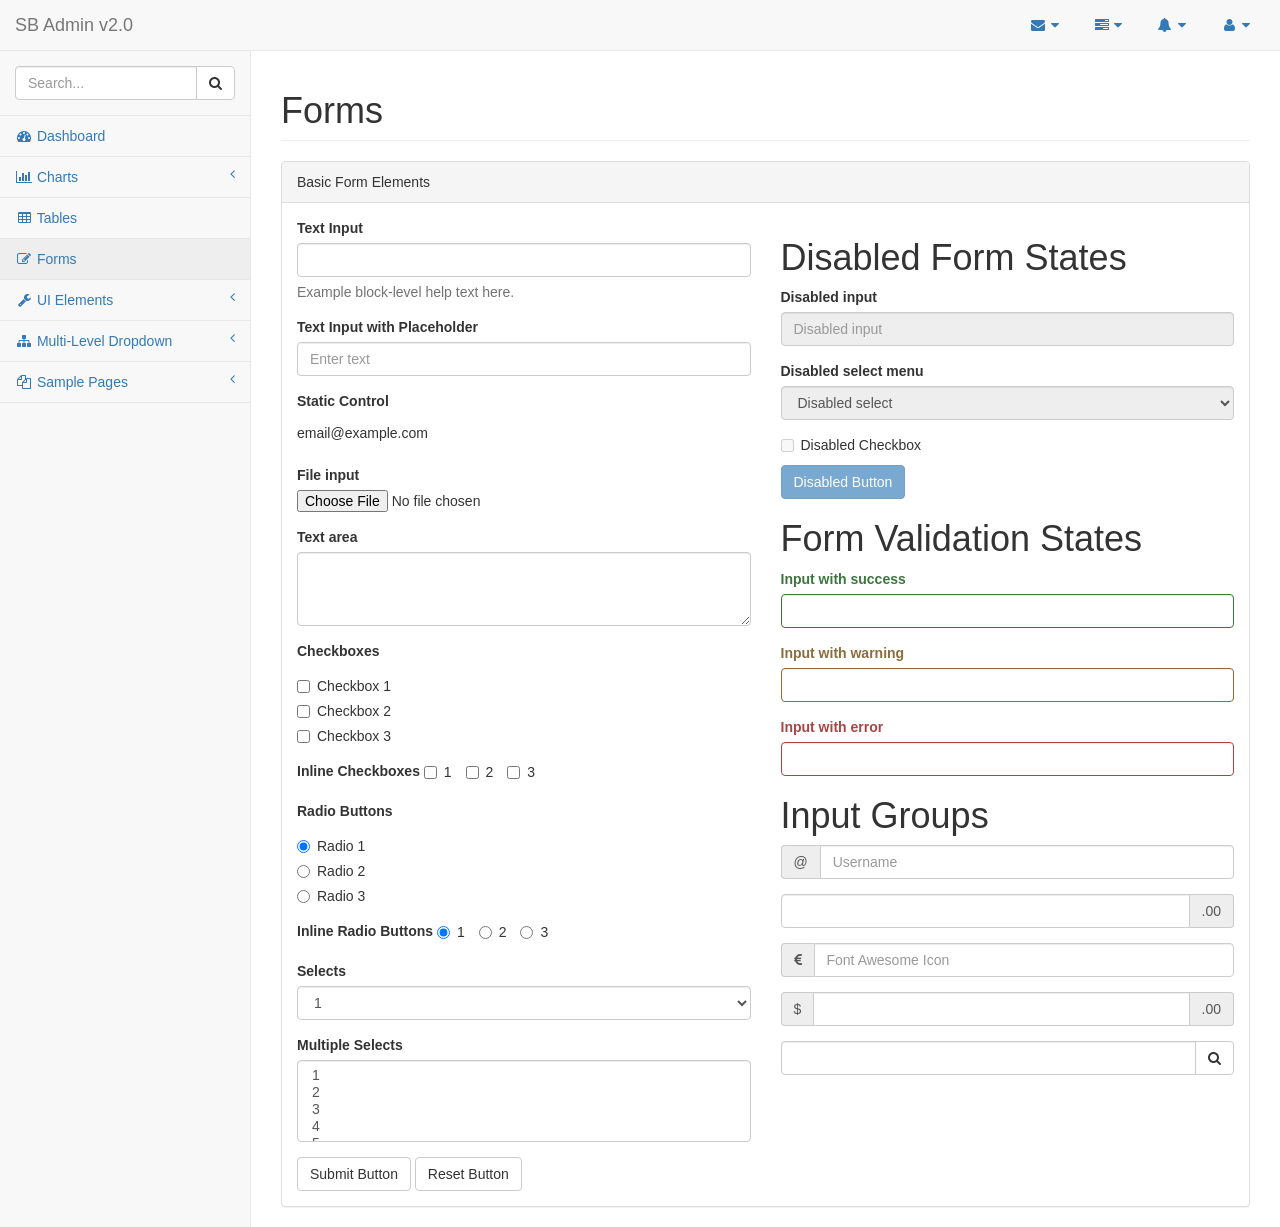
<file: pages/forms.html>
<!DOCTYPE html>
<html lang="en">

<head>

    <meta charset="utf-8">
    <meta http-equiv="X-UA-Compatible" content="IE=edge">
    <meta name="viewport" content="width=device-width, initial-scale=1">
    <meta name="description" content="">
    <meta name="author" content="">

    <title>SB Admin 2 - Bootstrap Admin Theme</title>

    <!-- Bootstrap Core CSS -->
    <link href="../vendor/bootstrap/css/bootstrap.min.css" rel="stylesheet">

    <!-- MetisMenu CSS -->
    <link href="../vendor/metisMenu/metisMenu.min.css" rel="stylesheet">

    <!-- Custom CSS -->
    <link href="../dist/css/sb-admin-2.css" rel="stylesheet">

    <!-- Custom Fonts -->
    <link href="../vendor/font-awesome/css/font-awesome.min.css" rel="stylesheet" type="text/css">

    <!-- HTML5 Shim and Respond.js IE8 support of HTML5 elements and media queries -->
    <!-- WARNING: Respond.js doesn't work if you view the page via file:// -->
    <!--[if lt IE 9]>
        <script src="https://oss.maxcdn.com/libs/html5shiv/3.7.0/html5shiv.js"></script>
        <script src="https://oss.maxcdn.com/libs/respond.js/1.4.2/respond.min.js"></script>
    <![endif]-->

</head>

<body>

    <div id="wrapper">

        <!-- Navigation -->
        <nav class="navbar navbar-default navbar-static-top" role="navigation" style="margin-bottom: 0">
            <div class="navbar-header">
                <button type="button" class="navbar-toggle" data-toggle="collapse" data-target=".navbar-collapse">
                    <span class="sr-only">Toggle navigation</span>
                    <span class="icon-bar"></span>
                    <span class="icon-bar"></span>
                    <span class="icon-bar"></span>
                </button>
                <a class="navbar-brand" href="index.html">SB Admin v2.0</a>
            </div>
            <!-- /.navbar-header -->

            <ul class="nav navbar-top-links navbar-right">
                <li class="dropdown">
                    <a class="dropdown-toggle" data-toggle="dropdown" href="#">
                        <i class="fa fa-envelope fa-fw"></i> <i class="fa fa-caret-down"></i>
                    </a>
                    <ul class="dropdown-menu dropdown-messages">
                        <li>
                            <a href="#">
                                <div>
                                    <strong>John Smith</strong>
                                    <span class="pull-right text-muted">
                                        <em>Yesterday</em>
                                    </span>
                                </div>
                                <div>Lorem ipsum dolor sit amet, consectetur adipiscing elit. Pellentesque eleifend...</div>
                            </a>
                        </li>
                        <li class="divider"></li>
                        <li>
                            <a href="#">
                                <div>
                                    <strong>John Smith</strong>
                                    <span class="pull-right text-muted">
                                        <em>Yesterday</em>
                                    </span>
                                </div>
                                <div>Lorem ipsum dolor sit amet, consectetur adipiscing elit. Pellentesque eleifend...</div>
                            </a>
                        </li>
                        <li class="divider"></li>
                        <li>
                            <a href="#">
                                <div>
                                    <strong>John Smith</strong>
                                    <span class="pull-right text-muted">
                                        <em>Yesterday</em>
                                    </span>
                                </div>
                                <div>Lorem ipsum dolor sit amet, consectetur adipiscing elit. Pellentesque eleifend...</div>
                            </a>
                        </li>
                        <li class="divider"></li>
                        <li>
                            <a class="text-center" href="#">
                                <strong>Read All Messages</strong>
                                <i class="fa fa-angle-right"></i>
                            </a>
                        </li>
                    </ul>
                    <!-- /.dropdown-messages -->
                </li>
                <!-- /.dropdown -->
                <li class="dropdown">
                    <a class="dropdown-toggle" data-toggle="dropdown" href="#">
                        <i class="fa fa-tasks fa-fw"></i> <i class="fa fa-caret-down"></i>
                    </a>
                    <ul class="dropdown-menu dropdown-tasks">
                        <li>
                            <a href="#">
                                <div>
                                    <p>
                                        <strong>Task 1</strong>
                                        <span class="pull-right text-muted">40% Complete</span>
                                    </p>
                                    <div class="progress progress-striped active">
                                        <div class="progress-bar progress-bar-success" role="progressbar" aria-valuenow="40" aria-valuemin="0" aria-valuemax="100" style="width: 40%">
                                            <span class="sr-only">40% Complete (success)</span>
                                        </div>
                                    </div>
                                </div>
                            </a>
                        </li>
                        <li class="divider"></li>
                        <li>
                            <a href="#">
                                <div>
                                    <p>
                                        <strong>Task 2</strong>
                                        <span class="pull-right text-muted">20% Complete</span>
                                    </p>
                                    <div class="progress progress-striped active">
                                        <div class="progress-bar progress-bar-info" role="progressbar" aria-valuenow="20" aria-valuemin="0" aria-valuemax="100" style="width: 20%">
                                            <span class="sr-only">20% Complete</span>
                                        </div>
                                    </div>
                                </div>
                            </a>
                        </li>
                        <li class="divider"></li>
                        <li>
                            <a href="#">
                                <div>
                                    <p>
                                        <strong>Task 3</strong>
                                        <span class="pull-right text-muted">60% Complete</span>
                                    </p>
                                    <div class="progress progress-striped active">
                                        <div class="progress-bar progress-bar-warning" role="progressbar" aria-valuenow="60" aria-valuemin="0" aria-valuemax="100" style="width: 60%">
                                            <span class="sr-only">60% Complete (warning)</span>
                                        </div>
                                    </div>
                                </div>
                            </a>
                        </li>
                        <li class="divider"></li>
                        <li>
                            <a href="#">
                                <div>
                                    <p>
                                        <strong>Task 4</strong>
                                        <span class="pull-right text-muted">80% Complete</span>
                                    </p>
                                    <div class="progress progress-striped active">
                                        <div class="progress-bar progress-bar-danger" role="progressbar" aria-valuenow="80" aria-valuemin="0" aria-valuemax="100" style="width: 80%">
                                            <span class="sr-only">80% Complete (danger)</span>
                                        </div>
                                    </div>
                                </div>
                            </a>
                        </li>
                        <li class="divider"></li>
                        <li>
                            <a class="text-center" href="#">
                                <strong>See All Tasks</strong>
                                <i class="fa fa-angle-right"></i>
                            </a>
                        </li>
                    </ul>
                    <!-- /.dropdown-tasks -->
                </li>
                <!-- /.dropdown -->
                <li class="dropdown">
                    <a class="dropdown-toggle" data-toggle="dropdown" href="#">
                        <i class="fa fa-bell fa-fw"></i> <i class="fa fa-caret-down"></i>
                    </a>
                    <ul class="dropdown-menu dropdown-alerts">
                        <li>
                            <a href="#">
                                <div>
                                    <i class="fa fa-comment fa-fw"></i> New Comment
                                    <span class="pull-right text-muted small">4 minutes ago</span>
                                </div>
                            </a>
                        </li>
                        <li class="divider"></li>
                        <li>
                            <a href="#">
                                <div>
                                    <i class="fa fa-twitter fa-fw"></i> 3 New Followers
                                    <span class="pull-right text-muted small">12 minutes ago</span>
                                </div>
                            </a>
                        </li>
                        <li class="divider"></li>
                        <li>
                            <a href="#">
                                <div>
                                    <i class="fa fa-envelope fa-fw"></i> Message Sent
                                    <span class="pull-right text-muted small">4 minutes ago</span>
                                </div>
                            </a>
                        </li>
                        <li class="divider"></li>
                        <li>
                            <a href="#">
                                <div>
                                    <i class="fa fa-tasks fa-fw"></i> New Task
                                    <span class="pull-right text-muted small">4 minutes ago</span>
                                </div>
                            </a>
                        </li>
                        <li class="divider"></li>
                        <li>
                            <a href="#">
                                <div>
                                    <i class="fa fa-upload fa-fw"></i> Server Rebooted
                                    <span class="pull-right text-muted small">4 minutes ago</span>
                                </div>
                            </a>
                        </li>
                        <li class="divider"></li>
                        <li>
                            <a class="text-center" href="#">
                                <strong>See All Alerts</strong>
                                <i class="fa fa-angle-right"></i>
                            </a>
                        </li>
                    </ul>
                    <!-- /.dropdown-alerts -->
                </li>
                <!-- /.dropdown -->
                <li class="dropdown">
                    <a class="dropdown-toggle" data-toggle="dropdown" href="#">
                        <i class="fa fa-user fa-fw"></i> <i class="fa fa-caret-down"></i>
                    </a>
                    <ul class="dropdown-menu dropdown-user">
                        <li><a href="#"><i class="fa fa-user fa-fw"></i> User Profile</a>
                        </li>
                        <li><a href="#"><i class="fa fa-gear fa-fw"></i> Settings</a>
                        </li>
                        <li class="divider"></li>
                        <li><a href="login.html"><i class="fa fa-sign-out fa-fw"></i> Logout</a>
                        </li>
                    </ul>
                    <!-- /.dropdown-user -->
                </li>
                <!-- /.dropdown -->
            </ul>
            <!-- /.navbar-top-links -->

            <div class="navbar-default sidebar" role="navigation">
                <div class="sidebar-nav navbar-collapse">
                    <ul class="nav" id="side-menu">
                        <li class="sidebar-search">
                            <div class="input-group custom-search-form">
                                <input type="text" class="form-control" placeholder="Search...">
                                <span class="input-group-btn">
                                <button class="btn btn-default" type="button">
                                    <i class="fa fa-search"></i>
                                </button>
                            </span>
                            </div>
                            <!-- /input-group -->
                        </li>
                        <li>
                            <a href="index.html"><i class="fa fa-dashboard fa-fw"></i> Dashboard</a>
                        </li>
                        <li>
                            <a href="#"><i class="fa fa-bar-chart-o fa-fw"></i> Charts<span class="fa arrow"></span></a>
                            <ul class="nav nav-second-level">
                                <li>
                                    <a href="flot.html">Flot Charts</a>
                                </li>
                                <li>
                                    <a href="morris.html">Morris.js Charts</a>
                                </li>
                            </ul>
                            <!-- /.nav-second-level -->
                        </li>
                        <li>
                            <a href="tables.html"><i class="fa fa-table fa-fw"></i> Tables</a>
                        </li>
                        <li>
                            <a href="forms.html"><i class="fa fa-edit fa-fw"></i> Forms</a>
                        </li>
                        <li>
                            <a href="#"><i class="fa fa-wrench fa-fw"></i> UI Elements<span class="fa arrow"></span></a>
                            <ul class="nav nav-second-level">
                                <li>
                                    <a href="panels-wells.html">Panels and Wells</a>
                                </li>
                                <li>
                                    <a href="buttons.html">Buttons</a>
                                </li>
                                <li>
                                    <a href="notifications.html">Notifications</a>
                                </li>
                                <li>
                                    <a href="typography.html">Typography</a>
                                </li>
                                <li>
                                    <a href="icons.html"> Icons</a>
                                </li>
                                <li>
                                    <a href="grid.html">Grid</a>
                                </li>
                            </ul>
                            <!-- /.nav-second-level -->
                        </li>
                        <li>
                            <a href="#"><i class="fa fa-sitemap fa-fw"></i> Multi-Level Dropdown<span class="fa arrow"></span></a>
                            <ul class="nav nav-second-level">
                                <li>
                                    <a href="#">Second Level Item</a>
                                </li>
                                <li>
                                    <a href="#">Second Level Item</a>
                                </li>
                                <li>
                                    <a href="#">Third Level <span class="fa arrow"></span></a>
                                    <ul class="nav nav-third-level">
                                        <li>
                                            <a href="#">Third Level Item</a>
                                        </li>
                                        <li>
                                            <a href="#">Third Level Item</a>
                                        </li>
                                        <li>
                                            <a href="#">Third Level Item</a>
                                        </li>
                                        <li>
                                            <a href="#">Third Level Item</a>
                                        </li>
                                    </ul>
                                    <!-- /.nav-third-level -->
                                </li>
                            </ul>
                            <!-- /.nav-second-level -->
                        </li>
                        <li>
                            <a href="#"><i class="fa fa-files-o fa-fw"></i> Sample Pages<span class="fa arrow"></span></a>
                            <ul class="nav nav-second-level">
                                <li>
                                    <a href="blank.html">Blank Page</a>
                                </li>
                                <li>
                                    <a href="login.html">Login Page</a>
                                </li>
                            </ul>
                            <!-- /.nav-second-level -->
                        </li>
                    </ul>
                </div>
                <!-- /.sidebar-collapse -->
            </div>
            <!-- /.navbar-static-side -->
        </nav>

        <div id="page-wrapper">
            <div class="row">
                <div class="col-lg-12">
                    <h1 class="page-header">Forms</h1>
                </div>
                <!-- /.col-lg-12 -->
            </div>
            <!-- /.row -->
            <div class="row">
                <div class="col-lg-12">
                    <div class="panel panel-default">
                        <div class="panel-heading">
                            Basic Form Elements
                        </div>
                        <div class="panel-body">
                            <div class="row">
                                <div class="col-lg-6">
                                    <form role="form">
                                        <div class="form-group">
                                            <label>Text Input</label>
                                            <input class="form-control">
                                            <p class="help-block">Example block-level help text here.</p>
                                        </div>
                                        <div class="form-group">
                                            <label>Text Input with Placeholder</label>
                                            <input class="form-control" placeholder="Enter text">
                                        </div>
                                        <div class="form-group">
                                            <label>Static Control</label>
                                            <p class="form-control-static">email@example.com</p>
                                        </div>
                                        <div class="form-group">
                                            <label>File input</label>
                                            <input type="file">
                                        </div>
                                        <div class="form-group">
                                            <label>Text area</label>
                                            <textarea class="form-control" rows="3"></textarea>
                                        </div>
                                        <div class="form-group">
                                            <label>Checkboxes</label>
                                            <div class="checkbox">
                                                <label>
                                                    <input type="checkbox" value="">Checkbox 1
                                                </label>
                                            </div>
                                            <div class="checkbox">
                                                <label>
                                                    <input type="checkbox" value="">Checkbox 2
                                                </label>
                                            </div>
                                            <div class="checkbox">
                                                <label>
                                                    <input type="checkbox" value="">Checkbox 3
                                                </label>
                                            </div>
                                        </div>
                                        <div class="form-group">
                                            <label>Inline Checkboxes</label>
                                            <label class="checkbox-inline">
                                                <input type="checkbox">1
                                            </label>
                                            <label class="checkbox-inline">
                                                <input type="checkbox">2
                                            </label>
                                            <label class="checkbox-inline">
                                                <input type="checkbox">3
                                            </label>
                                        </div>
                                        <div class="form-group">
                                            <label>Radio Buttons</label>
                                            <div class="radio">
                                                <label>
                                                    <input type="radio" name="optionsRadios" id="optionsRadios1" value="option1" checked>Radio 1
                                                </label>
                                            </div>
                                            <div class="radio">
                                                <label>
                                                    <input type="radio" name="optionsRadios" id="optionsRadios2" value="option2">Radio 2
                                                </label>
                                            </div>
                                            <div class="radio">
                                                <label>
                                                    <input type="radio" name="optionsRadios" id="optionsRadios3" value="option3">Radio 3
                                                </label>
                                            </div>
                                        </div>
                                        <div class="form-group">
                                            <label>Inline Radio Buttons</label>
                                            <label class="radio-inline">
                                                <input type="radio" name="optionsRadiosInline" id="optionsRadiosInline1" value="option1" checked>1
                                            </label>
                                            <label class="radio-inline">
                                                <input type="radio" name="optionsRadiosInline" id="optionsRadiosInline2" value="option2">2
                                            </label>
                                            <label class="radio-inline">
                                                <input type="radio" name="optionsRadiosInline" id="optionsRadiosInline3" value="option3">3
                                            </label>
                                        </div>
                                        <div class="form-group">
                                            <label>Selects</label>
                                            <select class="form-control">
                                                <option>1</option>
                                                <option>2</option>
                                                <option>3</option>
                                                <option>4</option>
                                                <option>5</option>
                                            </select>
                                        </div>
                                        <div class="form-group">
                                            <label>Multiple Selects</label>
                                            <select multiple class="form-control">
                                                <option>1</option>
                                                <option>2</option>
                                                <option>3</option>
                                                <option>4</option>
                                                <option>5</option>
                                            </select>
                                        </div>
                                        <button type="submit" class="btn btn-default">Submit Button</button>
                                        <button type="reset" class="btn btn-default">Reset Button</button>
                                    </form>
                                </div>
                                <!-- /.col-lg-6 (nested) -->
                                <div class="col-lg-6">
                                    <h1>Disabled Form States</h1>
                                    <form role="form">
                                        <fieldset disabled>
                                            <div class="form-group">
                                                <label for="disabledSelect">Disabled input</label>
                                                <input class="form-control" id="disabledInput" type="text" placeholder="Disabled input" disabled>
                                            </div>
                                            <div class="form-group">
                                                <label for="disabledSelect">Disabled select menu</label>
                                                <select id="disabledSelect" class="form-control">
                                                    <option>Disabled select</option>
                                                </select>
                                            </div>
                                            <div class="checkbox">
                                                <label>
                                                    <input type="checkbox">Disabled Checkbox
                                                </label>
                                            </div>
                                            <button type="submit" class="btn btn-primary">Disabled Button</button>
                                        </fieldset>
                                    </form>
                                    <h1>Form Validation States</h1>
                                    <form role="form">
                                        <div class="form-group has-success">
                                            <label class="control-label" for="inputSuccess">Input with success</label>
                                            <input type="text" class="form-control" id="inputSuccess">
                                        </div>
                                        <div class="form-group has-warning">
                                            <label class="control-label" for="inputWarning">Input with warning</label>
                                            <input type="text" class="form-control" id="inputWarning">
                                        </div>
                                        <div class="form-group has-error">
                                            <label class="control-label" for="inputError">Input with error</label>
                                            <input type="text" class="form-control" id="inputError">
                                        </div>
                                    </form>
                                    <h1>Input Groups</h1>
                                    <form role="form">
                                        <div class="form-group input-group">
                                            <span class="input-group-addon">@</span>
                                            <input type="text" class="form-control" placeholder="Username">
                                        </div>
                                        <div class="form-group input-group">
                                            <input type="text" class="form-control">
                                            <span class="input-group-addon">.00</span>
                                        </div>
                                        <div class="form-group input-group">
                                            <span class="input-group-addon"><i class="fa fa-eur"></i>
                                            </span>
                                            <input type="text" class="form-control" placeholder="Font Awesome Icon">
                                        </div>
                                        <div class="form-group input-group">
                                            <span class="input-group-addon">$</span>
                                            <input type="text" class="form-control">
                                            <span class="input-group-addon">.00</span>
                                        </div>
                                        <div class="form-group input-group">
                                            <input type="text" class="form-control">
                                            <span class="input-group-btn">
                                                <button class="btn btn-default" type="button"><i class="fa fa-search"></i>
                                                </button>
                                            </span>
                                        </div>
                                    </form>
                                </div>
                                <!-- /.col-lg-6 (nested) -->
                            </div>
                            <!-- /.row (nested) -->
                        </div>
                        <!-- /.panel-body -->
                    </div>
                    <!-- /.panel -->
                </div>
                <!-- /.col-lg-12 -->
            </div>
            <!-- /.row -->
        </div>
        <!-- /#page-wrapper -->

    </div>
    <!-- /#wrapper -->

    <!-- jQuery -->
    <script src="../vendor/jquery/jquery.min.js"></script>

    <!-- Bootstrap Core JavaScript -->
    <script src="../vendor/bootstrap/js/bootstrap.min.js"></script>

    <!-- Metis Menu Plugin JavaScript -->
    <script src="../vendor/metisMenu/metisMenu.min.js"></script>

    <!-- Custom Theme JavaScript -->
    <script src="../dist/js/sb-admin-2.js"></script>

</body>

</html>
</file>
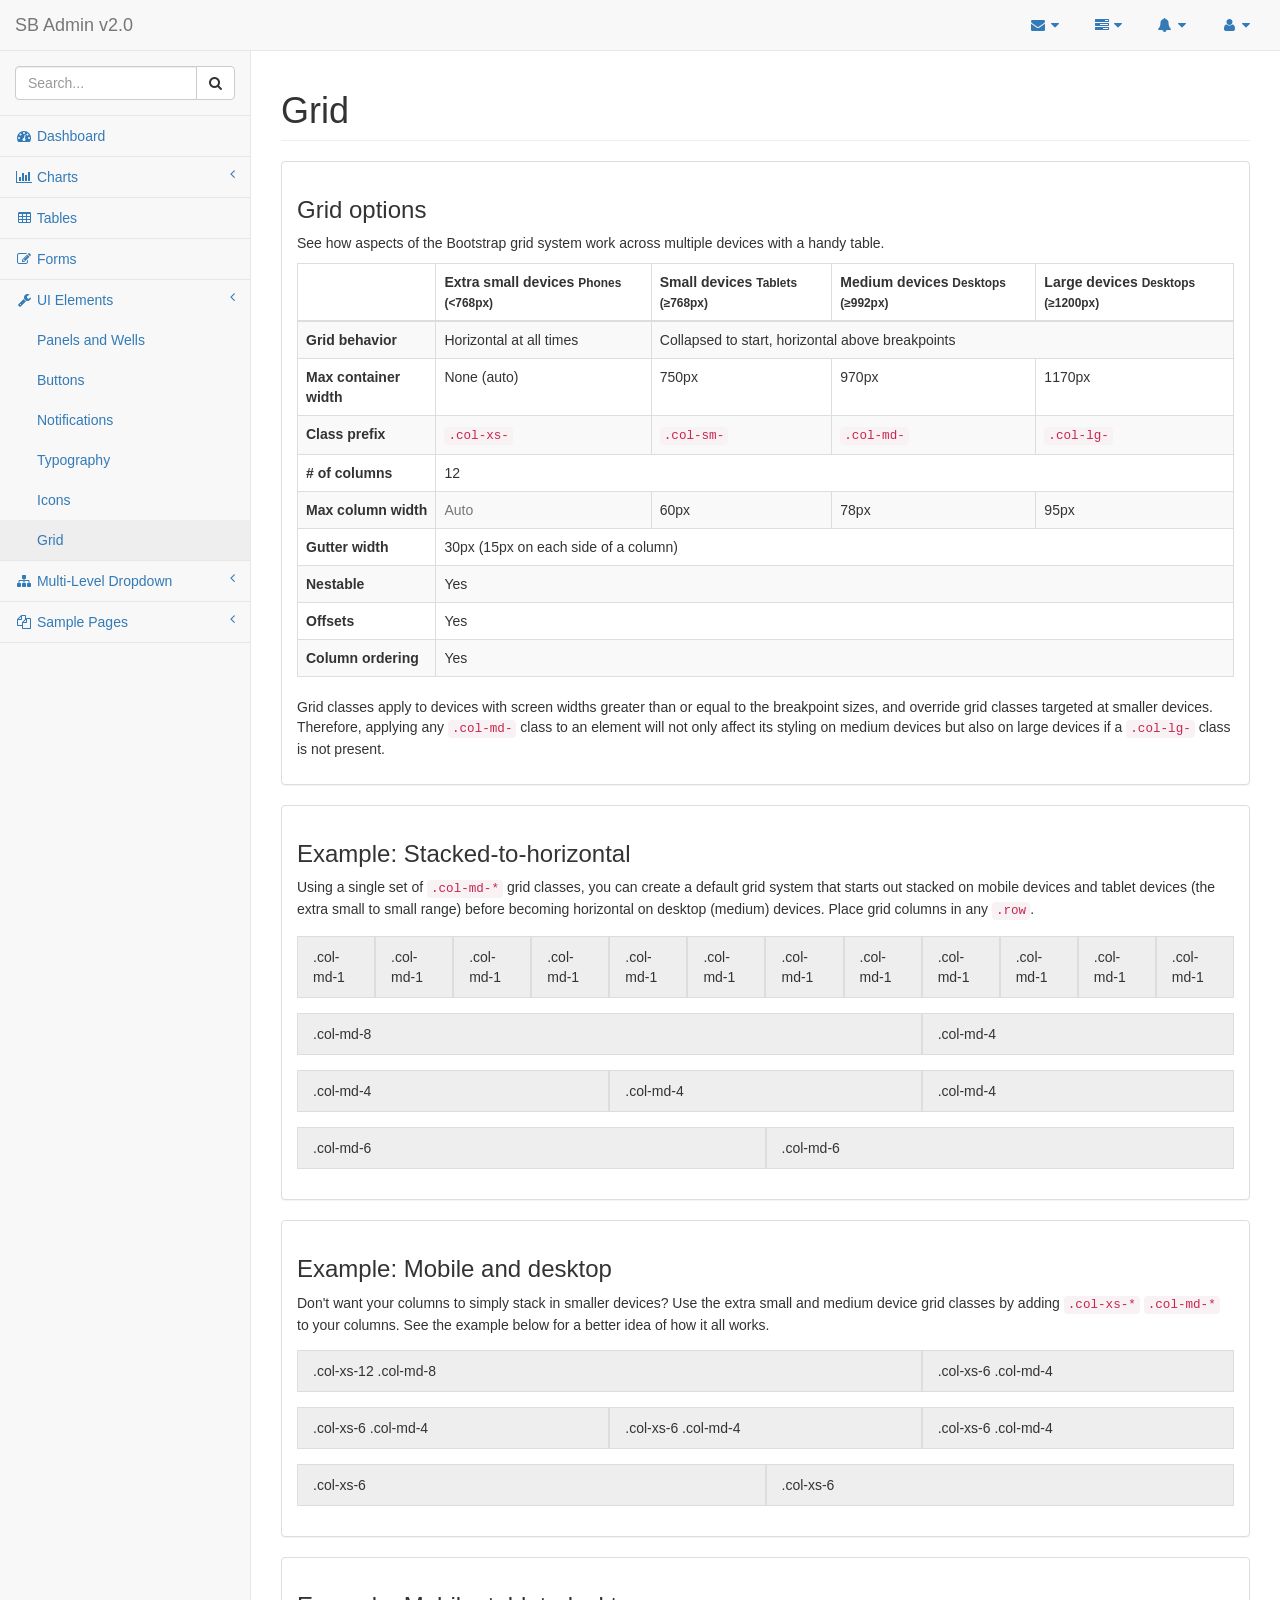
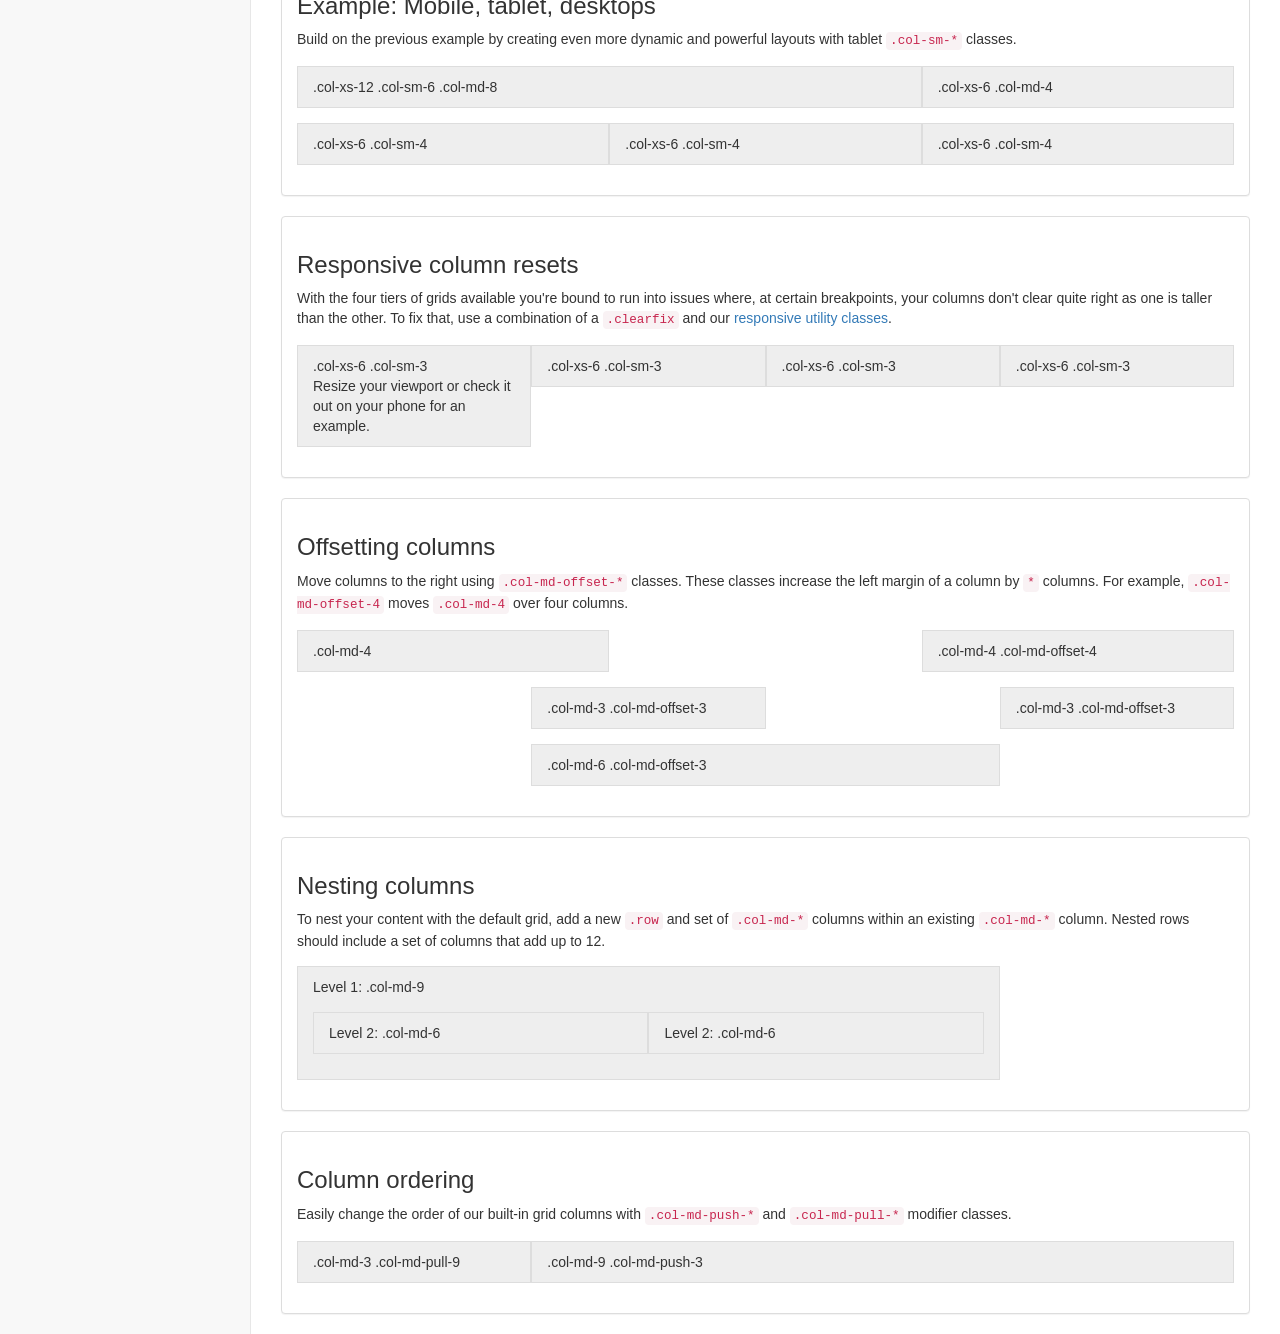
<file: pages/grid.html>
<!DOCTYPE html>
<html lang="en">

<head>

    <meta charset="utf-8">
    <meta http-equiv="X-UA-Compatible" content="IE=edge">
    <meta name="viewport" content="width=device-width, initial-scale=1">
    <meta name="description" content="">
    <meta name="author" content="">

    <title>SB Admin 2 - Bootstrap Admin Theme</title>

    <!-- Bootstrap Core CSS -->
    <link href="../vendor/bootstrap/css/bootstrap.min.css" rel="stylesheet">

    <!-- MetisMenu CSS -->
    <link href="../vendor/metisMenu/metisMenu.min.css" rel="stylesheet">

    <!-- Custom CSS -->
    <link href="../dist/css/sb-admin-2.css" rel="stylesheet">

    <!-- Custom Fonts -->
    <link href="../vendor/font-awesome/css/font-awesome.min.css" rel="stylesheet" type="text/css">

    <!-- HTML5 Shim and Respond.js IE8 support of HTML5 elements and media queries -->
    <!-- WARNING: Respond.js doesn't work if you view the page via file:// -->
    <!--[if lt IE 9]>
        <script src="https://oss.maxcdn.com/libs/html5shiv/3.7.0/html5shiv.js"></script>
        <script src="https://oss.maxcdn.com/libs/respond.js/1.4.2/respond.min.js"></script>
    <![endif]-->

</head>

<body>

    <div id="wrapper">

        <!-- Navigation -->
        <nav class="navbar navbar-default navbar-static-top" role="navigation" style="margin-bottom: 0">
            <div class="navbar-header">
                <button type="button" class="navbar-toggle" data-toggle="collapse" data-target=".navbar-collapse">
                    <span class="sr-only">Toggle navigation</span>
                    <span class="icon-bar"></span>
                    <span class="icon-bar"></span>
                    <span class="icon-bar"></span>
                </button>
                <a class="navbar-brand" href="index.html">SB Admin v2.0</a>
            </div>
            <!-- /.navbar-header -->

            <ul class="nav navbar-top-links navbar-right">
                <li class="dropdown">
                    <a class="dropdown-toggle" data-toggle="dropdown" href="#">
                        <i class="fa fa-envelope fa-fw"></i> <i class="fa fa-caret-down"></i>
                    </a>
                    <ul class="dropdown-menu dropdown-messages">
                        <li>
                            <a href="#">
                                <div>
                                    <strong>John Smith</strong>
                                    <span class="pull-right text-muted">
                                        <em>Yesterday</em>
                                    </span>
                                </div>
                                <div>Lorem ipsum dolor sit amet, consectetur adipiscing elit. Pellentesque eleifend...</div>
                            </a>
                        </li>
                        <li class="divider"></li>
                        <li>
                            <a href="#">
                                <div>
                                    <strong>John Smith</strong>
                                    <span class="pull-right text-muted">
                                        <em>Yesterday</em>
                                    </span>
                                </div>
                                <div>Lorem ipsum dolor sit amet, consectetur adipiscing elit. Pellentesque eleifend...</div>
                            </a>
                        </li>
                        <li class="divider"></li>
                        <li>
                            <a href="#">
                                <div>
                                    <strong>John Smith</strong>
                                    <span class="pull-right text-muted">
                                        <em>Yesterday</em>
                                    </span>
                                </div>
                                <div>Lorem ipsum dolor sit amet, consectetur adipiscing elit. Pellentesque eleifend...</div>
                            </a>
                        </li>
                        <li class="divider"></li>
                        <li>
                            <a class="text-center" href="#">
                                <strong>Read All Messages</strong>
                                <i class="fa fa-angle-right"></i>
                            </a>
                        </li>
                    </ul>
                    <!-- /.dropdown-messages -->
                </li>
                <!-- /.dropdown -->
                <li class="dropdown">
                    <a class="dropdown-toggle" data-toggle="dropdown" href="#">
                        <i class="fa fa-tasks fa-fw"></i> <i class="fa fa-caret-down"></i>
                    </a>
                    <ul class="dropdown-menu dropdown-tasks">
                        <li>
                            <a href="#">
                                <div>
                                    <p>
                                        <strong>Task 1</strong>
                                        <span class="pull-right text-muted">40% Complete</span>
                                    </p>
                                    <div class="progress progress-striped active">
                                        <div class="progress-bar progress-bar-success" role="progressbar" aria-valuenow="40" aria-valuemin="0" aria-valuemax="100" style="width: 40%">
                                            <span class="sr-only">40% Complete (success)</span>
                                        </div>
                                    </div>
                                </div>
                            </a>
                        </li>
                        <li class="divider"></li>
                        <li>
                            <a href="#">
                                <div>
                                    <p>
                                        <strong>Task 2</strong>
                                        <span class="pull-right text-muted">20% Complete</span>
                                    </p>
                                    <div class="progress progress-striped active">
                                        <div class="progress-bar progress-bar-info" role="progressbar" aria-valuenow="20" aria-valuemin="0" aria-valuemax="100" style="width: 20%">
                                            <span class="sr-only">20% Complete</span>
                                        </div>
                                    </div>
                                </div>
                            </a>
                        </li>
                        <li class="divider"></li>
                        <li>
                            <a href="#">
                                <div>
                                    <p>
                                        <strong>Task 3</strong>
                                        <span class="pull-right text-muted">60% Complete</span>
                                    </p>
                                    <div class="progress progress-striped active">
                                        <div class="progress-bar progress-bar-warning" role="progressbar" aria-valuenow="60" aria-valuemin="0" aria-valuemax="100" style="width: 60%">
                                            <span class="sr-only">60% Complete (warning)</span>
                                        </div>
                                    </div>
                                </div>
                            </a>
                        </li>
                        <li class="divider"></li>
                        <li>
                            <a href="#">
                                <div>
                                    <p>
                                        <strong>Task 4</strong>
                                        <span class="pull-right text-muted">80% Complete</span>
                                    </p>
                                    <div class="progress progress-striped active">
                                        <div class="progress-bar progress-bar-danger" role="progressbar" aria-valuenow="80" aria-valuemin="0" aria-valuemax="100" style="width: 80%">
                                            <span class="sr-only">80% Complete (danger)</span>
                                        </div>
                                    </div>
                                </div>
                            </a>
                        </li>
                        <li class="divider"></li>
                        <li>
                            <a class="text-center" href="#">
                                <strong>See All Tasks</strong>
                                <i class="fa fa-angle-right"></i>
                            </a>
                        </li>
                    </ul>
                    <!-- /.dropdown-tasks -->
                </li>
                <!-- /.dropdown -->
                <li class="dropdown">
                    <a class="dropdown-toggle" data-toggle="dropdown" href="#">
                        <i class="fa fa-bell fa-fw"></i> <i class="fa fa-caret-down"></i>
                    </a>
                    <ul class="dropdown-menu dropdown-alerts">
                        <li>
                            <a href="#">
                                <div>
                                    <i class="fa fa-comment fa-fw"></i> New Comment
                                    <span class="pull-right text-muted small">4 minutes ago</span>
                                </div>
                            </a>
                        </li>
                        <li class="divider"></li>
                        <li>
                            <a href="#">
                                <div>
                                    <i class="fa fa-twitter fa-fw"></i> 3 New Followers
                                    <span class="pull-right text-muted small">12 minutes ago</span>
                                </div>
                            </a>
                        </li>
                        <li class="divider"></li>
                        <li>
                            <a href="#">
                                <div>
                                    <i class="fa fa-envelope fa-fw"></i> Message Sent
                                    <span class="pull-right text-muted small">4 minutes ago</span>
                                </div>
                            </a>
                        </li>
                        <li class="divider"></li>
                        <li>
                            <a href="#">
                                <div>
                                    <i class="fa fa-tasks fa-fw"></i> New Task
                                    <span class="pull-right text-muted small">4 minutes ago</span>
                                </div>
                            </a>
                        </li>
                        <li class="divider"></li>
                        <li>
                            <a href="#">
                                <div>
                                    <i class="fa fa-upload fa-fw"></i> Server Rebooted
                                    <span class="pull-right text-muted small">4 minutes ago</span>
                                </div>
                            </a>
                        </li>
                        <li class="divider"></li>
                        <li>
                            <a class="text-center" href="#">
                                <strong>See All Alerts</strong>
                                <i class="fa fa-angle-right"></i>
                            </a>
                        </li>
                    </ul>
                    <!-- /.dropdown-alerts -->
                </li>
                <!-- /.dropdown -->
                <li class="dropdown">
                    <a class="dropdown-toggle" data-toggle="dropdown" href="#">
                        <i class="fa fa-user fa-fw"></i> <i class="fa fa-caret-down"></i>
                    </a>
                    <ul class="dropdown-menu dropdown-user">
                        <li><a href="#"><i class="fa fa-user fa-fw"></i> User Profile</a>
                        </li>
                        <li><a href="#"><i class="fa fa-gear fa-fw"></i> Settings</a>
                        </li>
                        <li class="divider"></li>
                        <li><a href="login.html"><i class="fa fa-sign-out fa-fw"></i> Logout</a>
                        </li>
                    </ul>
                    <!-- /.dropdown-user -->
                </li>
                <!-- /.dropdown -->
            </ul>
            <!-- /.navbar-top-links -->

            <div class="navbar-default sidebar" role="navigation">
                <div class="sidebar-nav navbar-collapse">
                    <ul class="nav" id="side-menu">
                        <li class="sidebar-search">
                            <div class="input-group custom-search-form">
                                <input type="text" class="form-control" placeholder="Search...">
                                <span class="input-group-btn">
                                <button class="btn btn-default" type="button">
                                    <i class="fa fa-search"></i>
                                </button>
                            </span>
                            </div>
                            <!-- /input-group -->
                        </li>
                        <li>
                            <a href="index.html"><i class="fa fa-dashboard fa-fw"></i> Dashboard</a>
                        </li>
                        <li>
                            <a href="#"><i class="fa fa-bar-chart-o fa-fw"></i> Charts<span class="fa arrow"></span></a>
                            <ul class="nav nav-second-level">
                                <li>
                                    <a href="flot.html">Flot Charts</a>
                                </li>
                                <li>
                                    <a href="morris.html">Morris.js Charts</a>
                                </li>
                            </ul>
                            <!-- /.nav-second-level -->
                        </li>
                        <li>
                            <a href="tables.html"><i class="fa fa-table fa-fw"></i> Tables</a>
                        </li>
                        <li>
                            <a href="forms.html"><i class="fa fa-edit fa-fw"></i> Forms</a>
                        </li>
                        <li>
                            <a href="#"><i class="fa fa-wrench fa-fw"></i> UI Elements<span class="fa arrow"></span></a>
                            <ul class="nav nav-second-level">
                                <li>
                                    <a href="panels-wells.html">Panels and Wells</a>
                                </li>
                                <li>
                                    <a href="buttons.html">Buttons</a>
                                </li>
                                <li>
                                    <a href="notifications.html">Notifications</a>
                                </li>
                                <li>
                                    <a href="typography.html">Typography</a>
                                </li>
                                <li>
                                    <a href="icons.html"> Icons</a>
                                </li>
                                <li>
                                    <a href="grid.html">Grid</a>
                                </li>
                            </ul>
                            <!-- /.nav-second-level -->
                        </li>
                        <li>
                            <a href="#"><i class="fa fa-sitemap fa-fw"></i> Multi-Level Dropdown<span class="fa arrow"></span></a>
                            <ul class="nav nav-second-level">
                                <li>
                                    <a href="#">Second Level Item</a>
                                </li>
                                <li>
                                    <a href="#">Second Level Item</a>
                                </li>
                                <li>
                                    <a href="#">Third Level <span class="fa arrow"></span></a>
                                    <ul class="nav nav-third-level">
                                        <li>
                                            <a href="#">Third Level Item</a>
                                        </li>
                                        <li>
                                            <a href="#">Third Level Item</a>
                                        </li>
                                        <li>
                                            <a href="#">Third Level Item</a>
                                        </li>
                                        <li>
                                            <a href="#">Third Level Item</a>
                                        </li>
                                    </ul>
                                    <!-- /.nav-third-level -->
                                </li>
                            </ul>
                            <!-- /.nav-second-level -->
                        </li>
                        <li>
                            <a href="#"><i class="fa fa-files-o fa-fw"></i> Sample Pages<span class="fa arrow"></span></a>
                            <ul class="nav nav-second-level">
                                <li>
                                    <a href="blank.html">Blank Page</a>
                                </li>
                                <li>
                                    <a href="login.html">Login Page</a>
                                </li>
                            </ul>
                            <!-- /.nav-second-level -->
                        </li>
                    </ul>
                </div>
                <!-- /.sidebar-collapse -->
            </div>
            <!-- /.navbar-static-side -->
        </nav>

        <div id="page-wrapper">
            <div class="row">
                <div class="col-lg-12">
                    <h1 class="page-header">Grid</h1>
                </div>
                <!-- /.col-lg-12 -->
            </div>
            <!-- /.row -->
            <div class="row">
                <div class="col-lg-12">
                    <div class="panel panel-default">
                        <div class="panel-body">
                            <h3>Grid options</h3>
                            <p>See how aspects of the Bootstrap grid system work across multiple devices with a handy table.</p>
                            <div class="table-responsive">
                                <table class="table table-bordered table-striped">
                                    <thead>
                                        <tr>
                                            <th></th>
                                            <th>
                                                Extra small devices
                                                <small>Phones (&lt;768px)</small>
                                            </th>
                                            <th>
                                                Small devices
                                                <small>Tablets (&ge;768px)</small>
                                            </th>
                                            <th>
                                                Medium devices
                                                <small>Desktops (&ge;992px)</small>
                                            </th>
                                            <th>
                                                Large devices
                                                <small>Desktops (&ge;1200px)</small>
                                            </th>
                                        </tr>
                                    </thead>
                                    <tbody>
                                        <tr>
                                            <th>Grid behavior</th>
                                            <td>Horizontal at all times</td>
                                            <td colspan="3">Collapsed to start, horizontal above breakpoints</td>
                                        </tr>
                                        <tr>
                                            <th>Max container width</th>
                                            <td>None (auto)</td>
                                            <td>750px</td>
                                            <td>970px</td>
                                            <td>1170px</td>
                                        </tr>
                                        <tr>
                                            <th>Class prefix</th>
                                            <td>
                                                <code>.col-xs-</code>
                                            </td>
                                            <td>
                                                <code>.col-sm-</code>
                                            </td>
                                            <td>
                                                <code>.col-md-</code>
                                            </td>
                                            <td>
                                                <code>.col-lg-</code>
                                            </td>
                                        </tr>
                                        <tr>
                                            <th># of columns</th>
                                            <td colspan="4">12</td>
                                        </tr>
                                        <tr>
                                            <th>Max column width</th>
                                            <td class="text-muted">Auto</td>
                                            <td>60px</td>
                                            <td>78px</td>
                                            <td>95px</td>
                                        </tr>
                                        <tr>
                                            <th>Gutter width</th>
                                            <td colspan="4">30px (15px on each side of a column)</td>
                                        </tr>
                                        <tr>
                                            <th>Nestable</th>
                                            <td colspan="4">Yes</td>
                                        </tr>
                                        <tr>
                                            <th>Offsets</th>
                                            <td colspan="4">Yes</td>
                                        </tr>
                                        <tr>
                                            <th>Column ordering</th>
                                            <td colspan="4">Yes</td>
                                        </tr>
                                    </tbody>
                                </table>
                            </div>
                            <p>Grid classes apply to devices with screen widths greater than or equal to the breakpoint sizes, and override grid classes targeted at smaller devices. Therefore, applying any
                                <code>.col-md-</code> class to an element will not only affect its styling on medium devices but also on large devices if a
                                <code>.col-lg-</code> class is not present.</p>
                        </div>
                    </div>
                </div>
                <!-- /.col-lg-12 -->
            </div>
            <!-- /.row -->

            <div class="row">
                <div class="col-lg-12">
                    <div class="panel panel-default">
                        <div class="panel-body">
                            <h3>Example: Stacked-to-horizontal</h3>
                            <p>Using a single set of
                                <code>.col-md-*</code> grid classes, you can create a default grid system that starts out stacked on mobile devices and tablet devices (the extra small to small range) before becoming horizontal on desktop (medium) devices. Place grid columns in any
                                <code>.row</code>.</p>
                            <div class="row show-grid">
                                <div class="col-md-1">.col-md-1</div>
                                <div class="col-md-1">.col-md-1</div>
                                <div class="col-md-1">.col-md-1</div>
                                <div class="col-md-1">.col-md-1</div>
                                <div class="col-md-1">.col-md-1</div>
                                <div class="col-md-1">.col-md-1</div>
                                <div class="col-md-1">.col-md-1</div>
                                <div class="col-md-1">.col-md-1</div>
                                <div class="col-md-1">.col-md-1</div>
                                <div class="col-md-1">.col-md-1</div>
                                <div class="col-md-1">.col-md-1</div>
                                <div class="col-md-1">.col-md-1</div>
                            </div>
                            <div class="row show-grid">
                                <div class="col-md-8">.col-md-8</div>
                                <div class="col-md-4">.col-md-4</div>
                            </div>
                            <div class="row show-grid">
                                <div class="col-md-4">.col-md-4</div>
                                <div class="col-md-4">.col-md-4</div>
                                <div class="col-md-4">.col-md-4</div>
                            </div>
                            <div class="row show-grid">
                                <div class="col-md-6">.col-md-6</div>
                                <div class="col-md-6">.col-md-6</div>
                            </div>
                        </div>
                    </div>
                </div>
                <!-- /.col-lg-12 -->
            </div>
            <!-- /.row -->

            <div class="row">
                <div class="col-lg-12">
                    <div class="panel panel-default">
                        <div class="panel-body">
                            <h3>Example: Mobile and desktop</h3>
                            <p>Don't want your columns to simply stack in smaller devices? Use the extra small and medium device grid classes by adding
                                <code>.col-xs-*</code>
                                <code>.col-md-*</code> to your columns. See the example below for a better idea of how it all works.</p>
                            <div class="row show-grid">
                                <div class="col-xs-12 col-md-8">.col-xs-12 .col-md-8</div>
                                <div class="col-xs-6 col-md-4">.col-xs-6 .col-md-4</div>
                            </div>
                            <div class="row show-grid">
                                <div class="col-xs-6 col-md-4">.col-xs-6 .col-md-4</div>
                                <div class="col-xs-6 col-md-4">.col-xs-6 .col-md-4</div>
                                <div class="col-xs-6 col-md-4">.col-xs-6 .col-md-4</div>
                            </div>
                            <div class="row show-grid">
                                <div class="col-xs-6">.col-xs-6</div>
                                <div class="col-xs-6">.col-xs-6</div>
                            </div>
                        </div>
                    </div>
                </div>
                <!-- /.col-lg-12 -->
            </div>
            <!-- /.row -->

            <div class="row">
                <div class="col-lg-12">
                    <div class="panel panel-default">
                        <div class="panel-body">
                            <h3>Example: Mobile, tablet, desktops</h3>
                            <p>Build on the previous example by creating even more dynamic and powerful layouts with tablet
                                <code>.col-sm-*</code> classes.</p>
                            <div class="row show-grid">
                                <div class="col-xs-12 col-sm-6 col-md-8">.col-xs-12 .col-sm-6 .col-md-8</div>
                                <div class="col-xs-6 col-md-4">.col-xs-6 .col-md-4</div>
                            </div>
                            <div class="row show-grid">
                                <div class="col-xs-6 col-sm-4">.col-xs-6 .col-sm-4</div>
                                <div class="col-xs-6 col-sm-4">.col-xs-6 .col-sm-4</div>
                                <!-- Optional: clear the XS cols if their content doesn't match in height -->
                                <div class="clearfix visible-xs"></div>
                                <div class="col-xs-6 col-sm-4">.col-xs-6 .col-sm-4</div>
                            </div>
                        </div>
                    </div>
                </div>
                <!-- /.col-lg-12 -->
            </div>
            <!-- /.row -->

            <div class="row">
                <div class="col-lg-12">
                    <div class="panel panel-default">
                        <div class="panel-body">
                            <h3 id="grid-responsive-resets">Responsive column resets</h3>
                            <p>With the four tiers of grids available you're bound to run into issues where, at certain breakpoints, your columns don't clear quite right as one is taller than the other. To fix that, use a combination of a
                                <code>.clearfix</code> and our <a href="#responsive-utilities">responsive utility classes</a>.</p>
                            <div class="row show-grid">
                                <div class="col-xs-6 col-sm-3">
                                    .col-xs-6 .col-sm-3
                                    <br>Resize your viewport or check it out on your phone for an example.
                                </div>
                                <div class="col-xs-6 col-sm-3">.col-xs-6 .col-sm-3</div>

                                <!-- Add the extra clearfix for only the required viewport -->
                                <div class="clearfix visible-xs"></div>

                                <div class="col-xs-6 col-sm-3">.col-xs-6 .col-sm-3</div>
                                <div class="col-xs-6 col-sm-3">.col-xs-6 .col-sm-3</div>
                            </div>
                        </div>
                    </div>
                </div>
                <!-- /.col-lg-12 -->
            </div>
            <!-- /.row -->

            <div class="row">
                <div class="col-lg-12">
                    <div class="panel panel-default">
                        <div class="panel-body">
                            <h3 id="grid-offsetting">Offsetting columns</h3>
                            <p>Move columns to the right using
                                <code>.col-md-offset-*</code> classes. These classes increase the left margin of a column by
                                <code>*</code> columns. For example,
                                <code>.col-md-offset-4</code> moves
                                <code>.col-md-4</code> over four columns.</p>
                            <div class="row show-grid">
                                <div class="col-md-4">.col-md-4</div>
                                <div class="col-md-4 col-md-offset-4">.col-md-4 .col-md-offset-4</div>
                            </div>
                            <div class="row show-grid">
                                <div class="col-md-3 col-md-offset-3">.col-md-3 .col-md-offset-3</div>
                                <div class="col-md-3 col-md-offset-3">.col-md-3 .col-md-offset-3</div>
                            </div>
                            <div class="row show-grid">
                                <div class="col-md-6 col-md-offset-3">.col-md-6 .col-md-offset-3</div>
                            </div>
                        </div>
                    </div>
                </div>
                <!-- /.col-lg-12 -->
            </div>
            <!-- /.row -->

            <div class="row">
                <div class="col-lg-12">
                    <div class="panel panel-default">
                        <div class="panel-body">
                            <h3 id="grid-nesting">Nesting columns</h3>
                            <p>To nest your content with the default grid, add a new
                                <code>.row</code> and set of
                                <code>.col-md-*</code> columns within an existing
                                <code>.col-md-*</code> column. Nested rows should include a set of columns that add up to 12.</p>
                            <div class="row show-grid">
                                <div class="col-md-9">
                                    Level 1: .col-md-9
                                    <div class="row show-grid">
                                        <div class="col-md-6">
                                            Level 2: .col-md-6
                                        </div>
                                        <div class="col-md-6">
                                            Level 2: .col-md-6
                                        </div>
                                    </div>
                                </div>
                            </div>
                        </div>
                    </div>
                </div>
                <!-- /.col-lg-12 -->
            </div>
            <!-- /.row -->

            <div class="row">
                <div class="col-lg-12">
                    <div class="panel panel-default">
                        <div class="panel-body">
                            <h3 id="grid-column-ordering">Column ordering</h3>
                            <p>Easily change the order of our built-in grid columns with
                                <code>.col-md-push-*</code> and
                                <code>.col-md-pull-*</code> modifier classes.</p>
                            <div class="row show-grid">
                                <div class="col-md-9 col-md-push-3">.col-md-9 .col-md-push-3</div>
                                <div class="col-md-3 col-md-pull-9">.col-md-3 .col-md-pull-9</div>
                            </div>
                        </div>
                    </div>
                </div>
                <!-- /.col-lg-12 -->
            </div>
            <!-- /.row -->

        </div>
        <!-- /#page-wrapper -->

    </div>
    <!-- /#wrapper -->

    <!-- jQuery -->
    <script src="../vendor/jquery/jquery.min.js"></script>

    <!-- Bootstrap Core JavaScript -->
    <script src="../vendor/bootstrap/js/bootstrap.min.js"></script>

    <!-- Metis Menu Plugin JavaScript -->
    <script src="../vendor/metisMenu/metisMenu.min.js"></script>

    <!-- Custom Theme JavaScript -->
    <script src="../dist/js/sb-admin-2.js"></script>

</body>

</html>
</file>
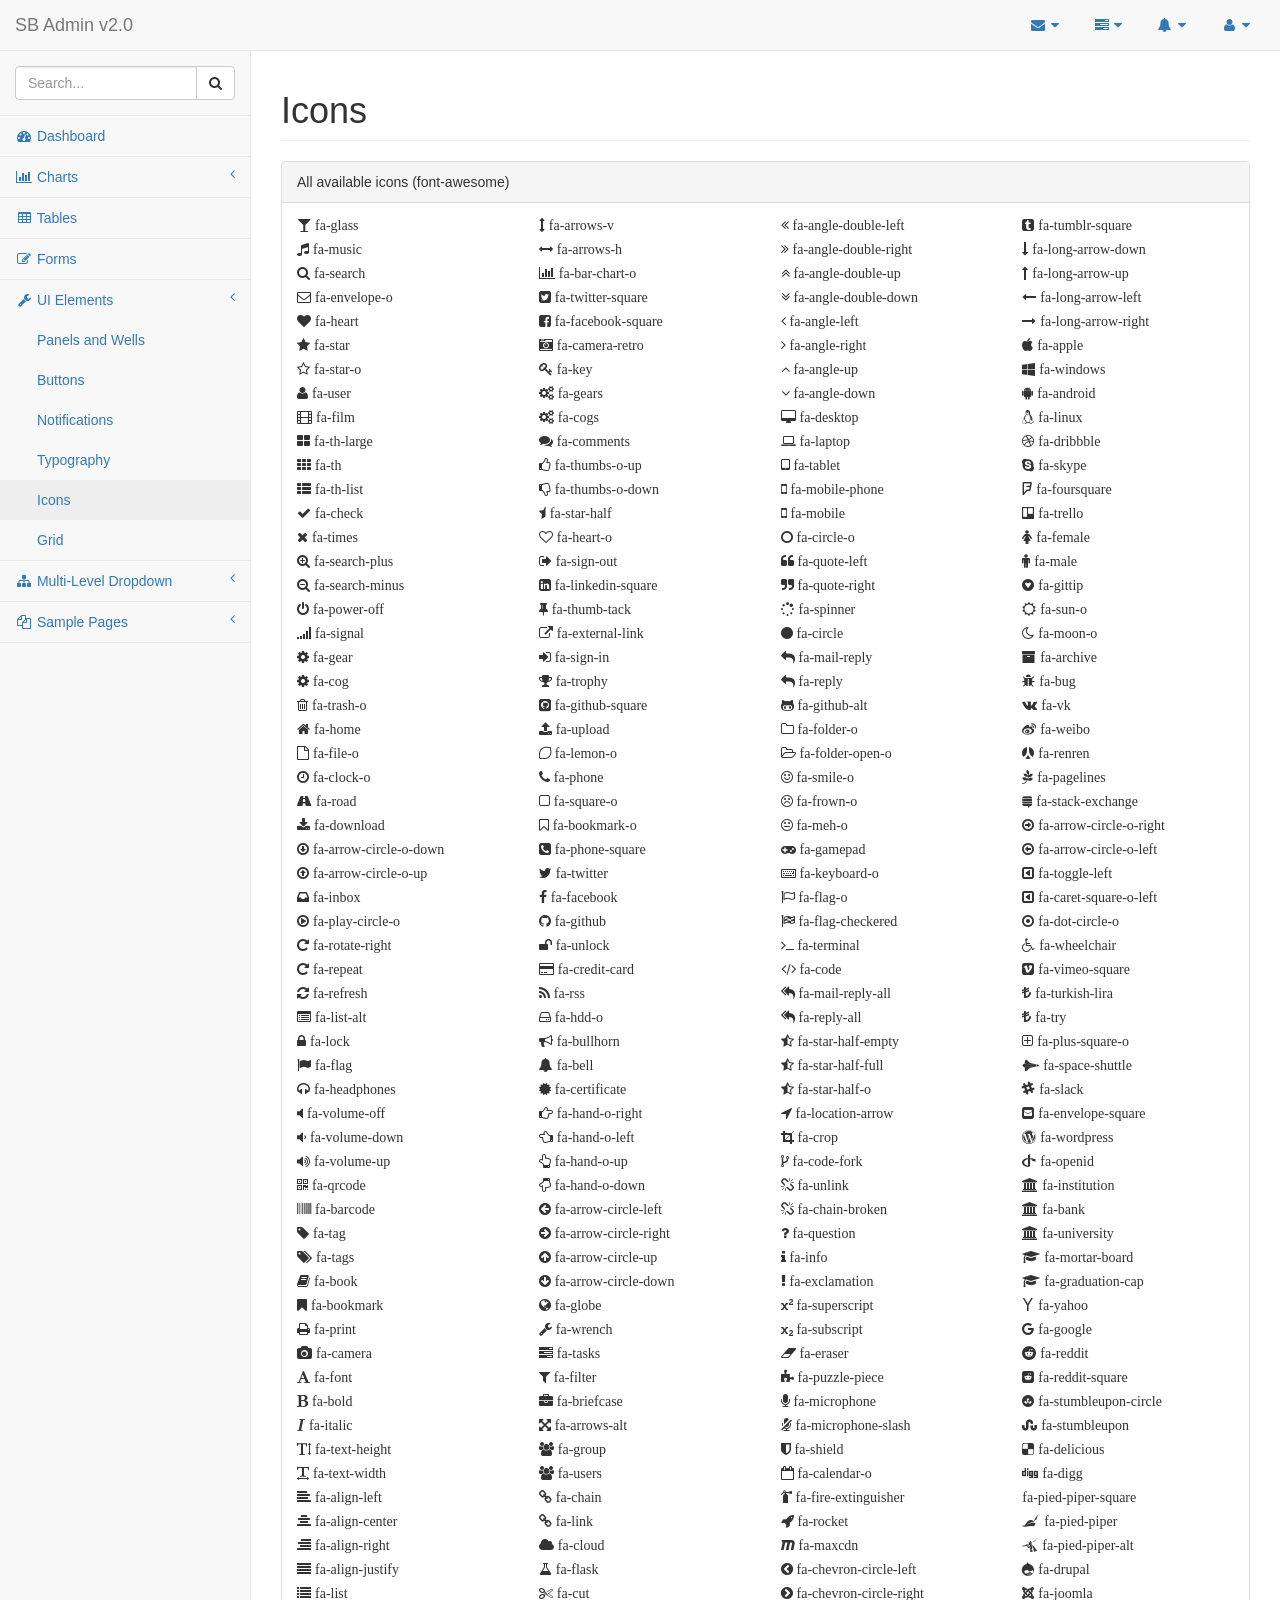
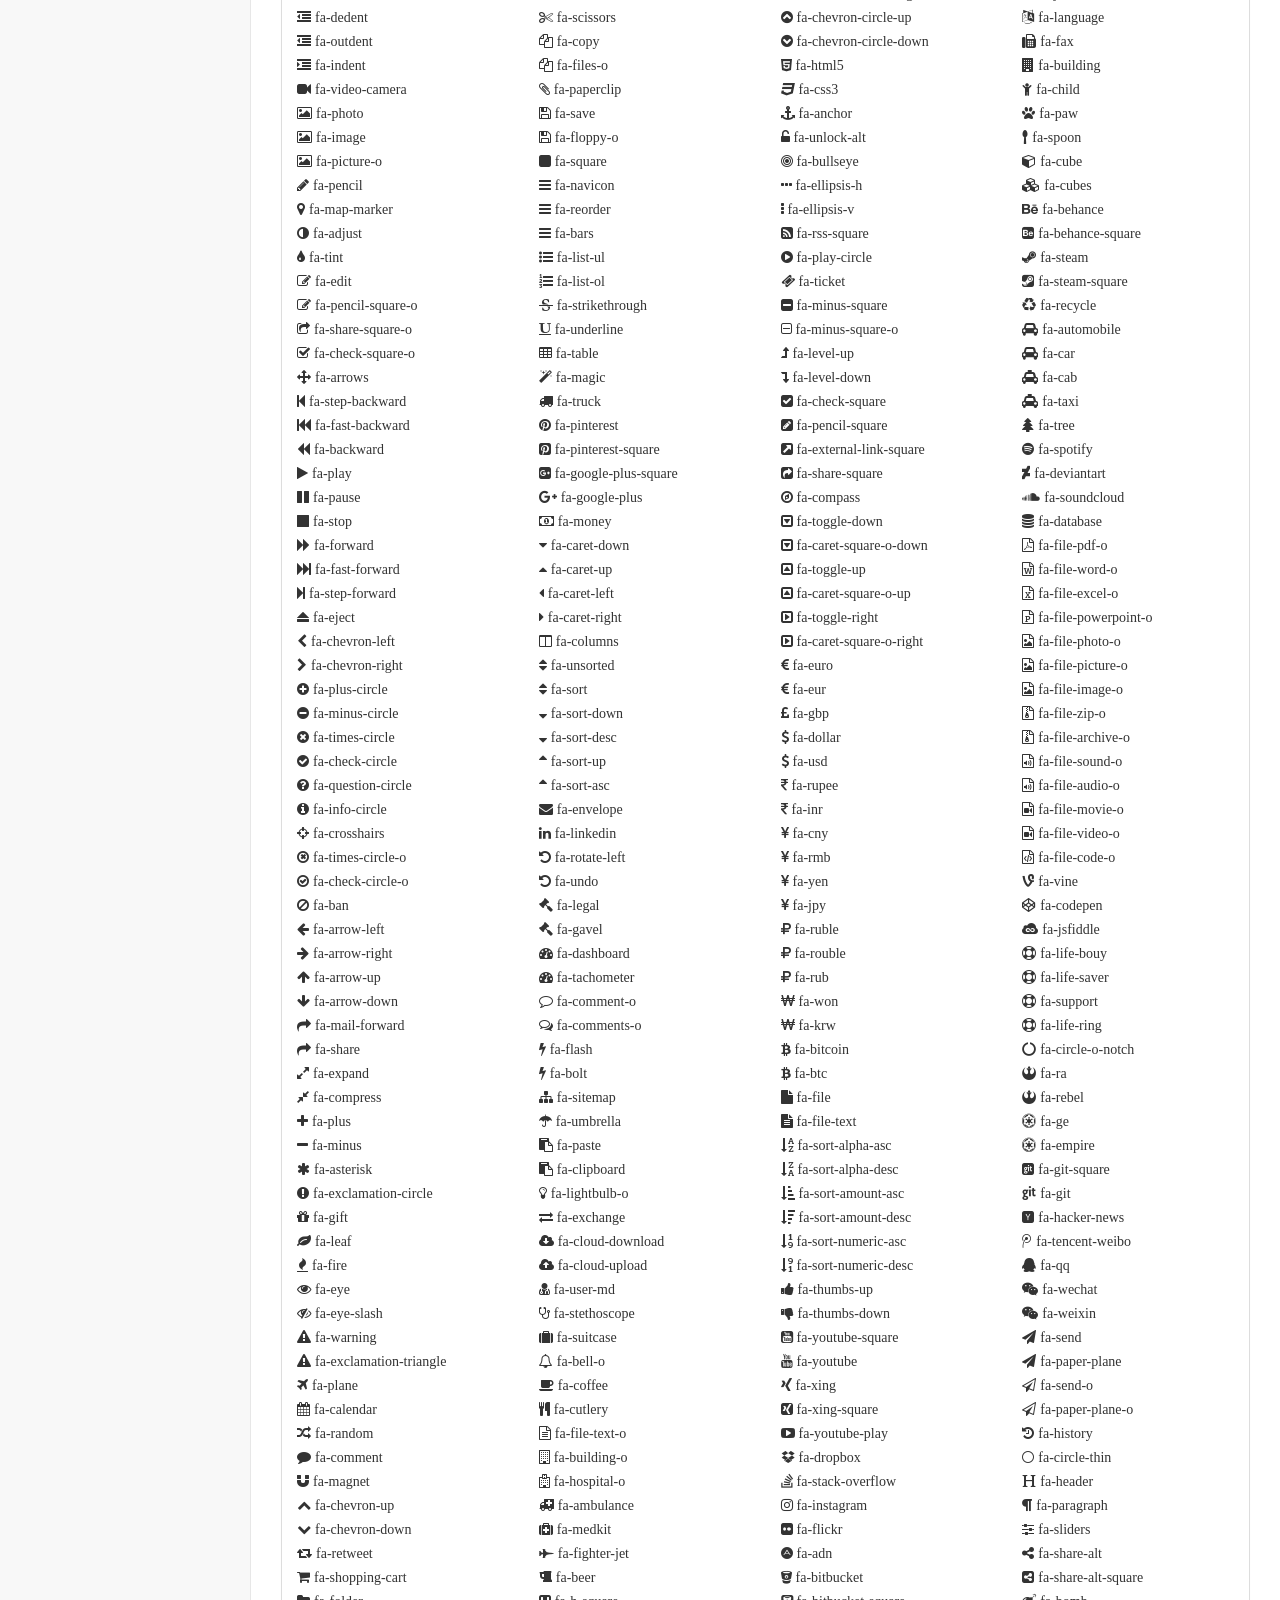
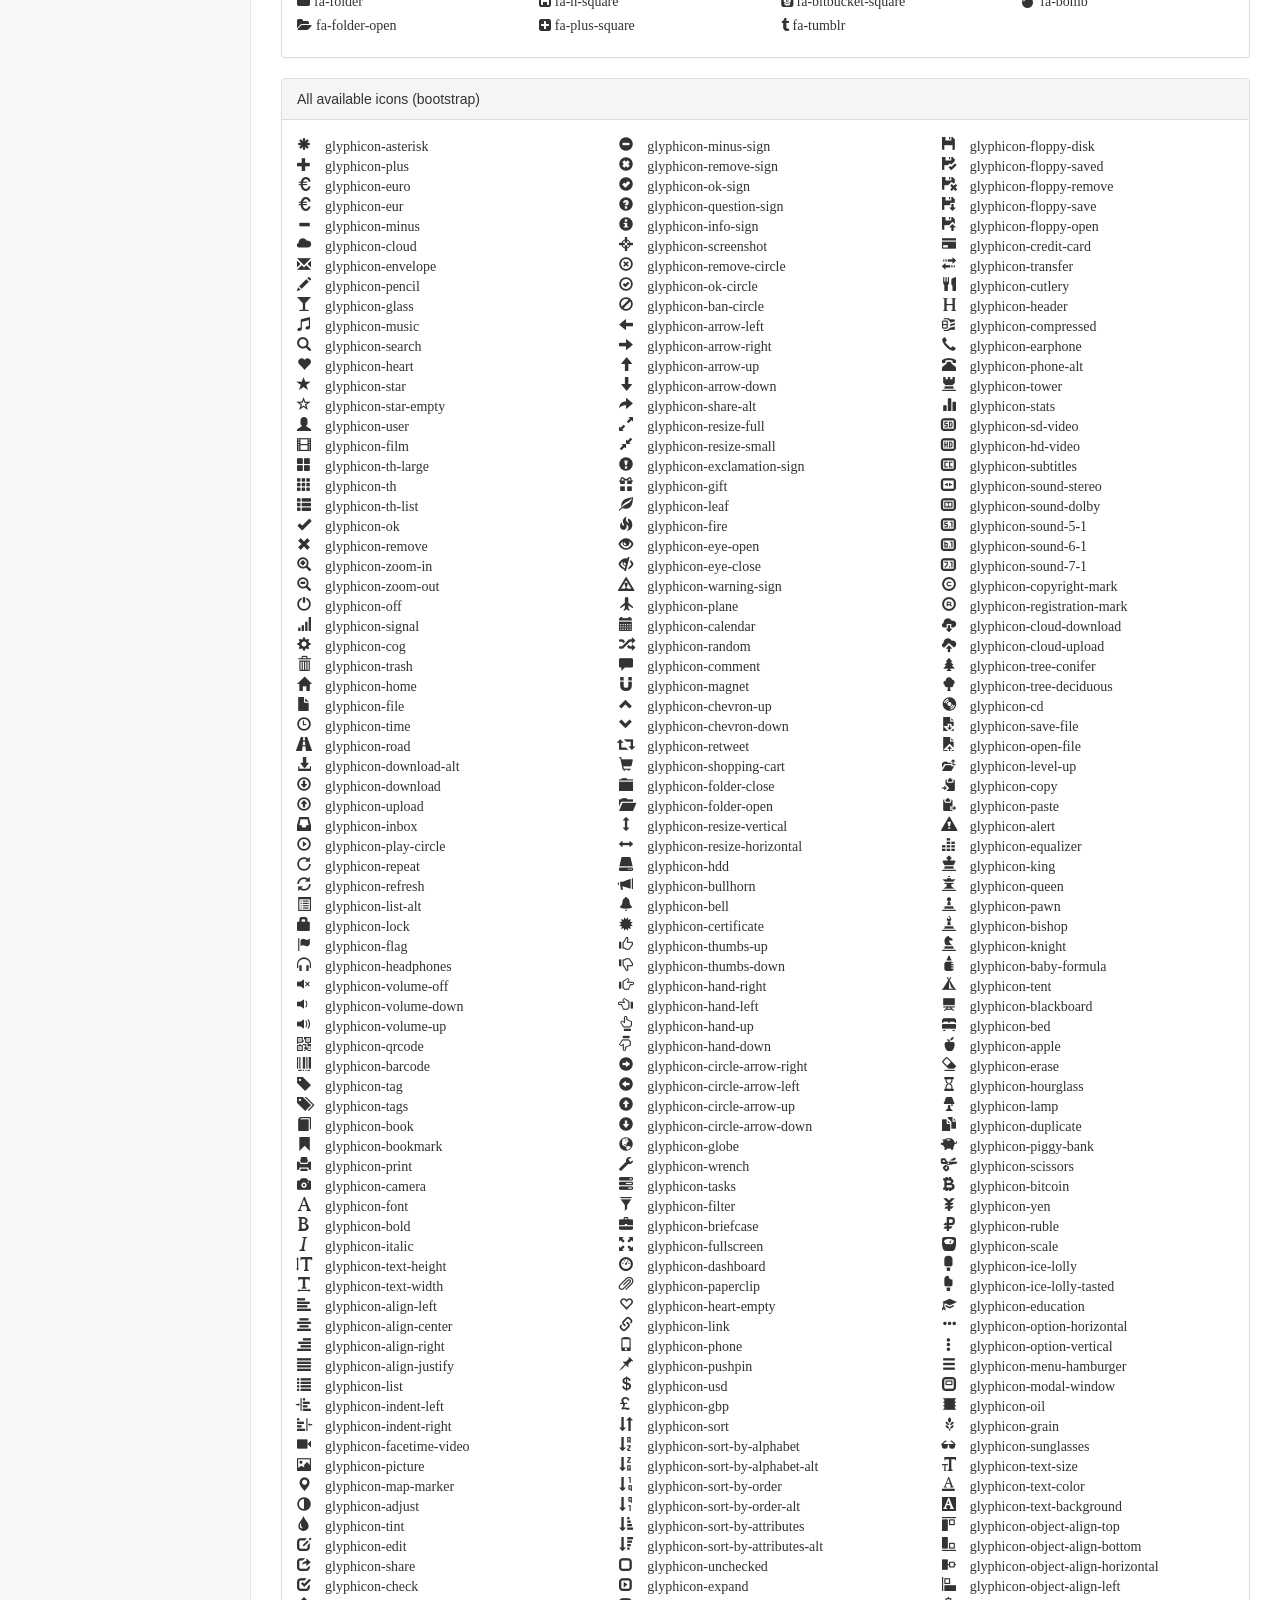
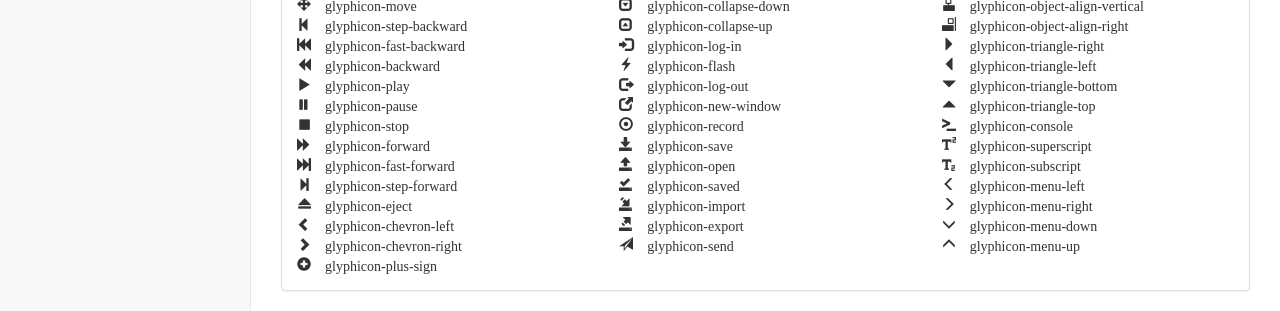
<file: pages/icons.html>
<!DOCTYPE html>
<html lang="en">

<head>

    <meta charset="utf-8">
    <meta http-equiv="X-UA-Compatible" content="IE=edge">
    <meta name="viewport" content="width=device-width, initial-scale=1">
    <meta name="description" content="">
    <meta name="author" content="">

    <title>SB Admin 2 - Bootstrap Admin Theme</title>

    <!-- Bootstrap Core CSS -->
    <link href="../vendor/bootstrap/css/bootstrap.min.css" rel="stylesheet">

    <!-- MetisMenu CSS -->
    <link href="../vendor/metisMenu/metisMenu.min.css" rel="stylesheet">

    <!-- Custom CSS -->
    <link href="../dist/css/sb-admin-2.css" rel="stylesheet">

    <!-- Custom Fonts -->
    <link href="../vendor/font-awesome/css/font-awesome.min.css" rel="stylesheet" type="text/css">

    <!-- HTML5 Shim and Respond.js IE8 support of HTML5 elements and media queries -->
    <!-- WARNING: Respond.js doesn't work if you view the page via file:// -->
    <!--[if lt IE 9]>
        <script src="https://oss.maxcdn.com/libs/html5shiv/3.7.0/html5shiv.js"></script>
        <script src="https://oss.maxcdn.com/libs/respond.js/1.4.2/respond.min.js"></script>
    <![endif]-->

</head>

<body>

    <div id="wrapper">

        <!-- Navigation -->
        <nav class="navbar navbar-default navbar-static-top" role="navigation" style="margin-bottom: 0">
            <div class="navbar-header">
                <button type="button" class="navbar-toggle" data-toggle="collapse" data-target=".navbar-collapse">
                    <span class="sr-only">Toggle navigation</span>
                    <span class="icon-bar"></span>
                    <span class="icon-bar"></span>
                    <span class="icon-bar"></span>
                </button>
                <a class="navbar-brand" href="index.html">SB Admin v2.0</a>
            </div>
            <!-- /.navbar-header -->

            <ul class="nav navbar-top-links navbar-right">
                <li class="dropdown">
                    <a class="dropdown-toggle" data-toggle="dropdown" href="#">
                        <i class="fa fa-envelope fa-fw"></i> <i class="fa fa-caret-down"></i>
                    </a>
                    <ul class="dropdown-menu dropdown-messages">
                        <li>
                            <a href="#">
                                <div>
                                    <strong>John Smith</strong>
                                    <span class="pull-right text-muted">
                                            <em>Yesterday</em>
                                        </span>
                                </div>
                                <div>Lorem ipsum dolor sit amet, consectetur adipiscing elit. Pellentesque eleifend...</div>
                            </a>
                        </li>
                        <li class="divider"></li>
                        <li>
                            <a href="#">
                                <div>
                                    <strong>John Smith</strong>
                                    <span class="pull-right text-muted">
                                            <em>Yesterday</em>
                                        </span>
                                </div>
                                <div>Lorem ipsum dolor sit amet, consectetur adipiscing elit. Pellentesque eleifend...</div>
                            </a>
                        </li>
                        <li class="divider"></li>
                        <li>
                            <a href="#">
                                <div>
                                    <strong>John Smith</strong>
                                    <span class="pull-right text-muted">
                                            <em>Yesterday</em>
                                        </span>
                                </div>
                                <div>Lorem ipsum dolor sit amet, consectetur adipiscing elit. Pellentesque eleifend...</div>
                            </a>
                        </li>
                        <li class="divider"></li>
                        <li>
                            <a class="text-center" href="#">
                                <strong>Read All Messages</strong>
                                <i class="fa fa-angle-right"></i>
                            </a>
                        </li>
                    </ul>
                    <!-- /.dropdown-messages -->
                </li>
                <!-- /.dropdown -->
                <li class="dropdown">
                    <a class="dropdown-toggle" data-toggle="dropdown" href="#">
                        <i class="fa fa-tasks fa-fw"></i> <i class="fa fa-caret-down"></i>
                    </a>
                    <ul class="dropdown-menu dropdown-tasks">
                        <li>
                            <a href="#">
                                <div>
                                    <p>
                                        <strong>Task 1</strong>
                                        <span class="pull-right text-muted">40% Complete</span>
                                    </p>
                                    <div class="progress progress-striped active">
                                        <div class="progress-bar progress-bar-success" role="progressbar" aria-valuenow="40" aria-valuemin="0" aria-valuemax="100" style="width: 40%">
                                            <span class="sr-only">40% Complete (success)</span>
                                        </div>
                                    </div>
                                </div>
                            </a>
                        </li>
                        <li class="divider"></li>
                        <li>
                            <a href="#">
                                <div>
                                    <p>
                                        <strong>Task 2</strong>
                                        <span class="pull-right text-muted">20% Complete</span>
                                    </p>
                                    <div class="progress progress-striped active">
                                        <div class="progress-bar progress-bar-info" role="progressbar" aria-valuenow="20" aria-valuemin="0" aria-valuemax="100" style="width: 20%">
                                            <span class="sr-only">20% Complete</span>
                                        </div>
                                    </div>
                                </div>
                            </a>
                        </li>
                        <li class="divider"></li>
                        <li>
                            <a href="#">
                                <div>
                                    <p>
                                        <strong>Task 3</strong>
                                        <span class="pull-right text-muted">60% Complete</span>
                                    </p>
                                    <div class="progress progress-striped active">
                                        <div class="progress-bar progress-bar-warning" role="progressbar" aria-valuenow="60" aria-valuemin="0" aria-valuemax="100" style="width: 60%">
                                            <span class="sr-only">60% Complete (warning)</span>
                                        </div>
                                    </div>
                                </div>
                            </a>
                        </li>
                        <li class="divider"></li>
                        <li>
                            <a href="#">
                                <div>
                                    <p>
                                        <strong>Task 4</strong>
                                        <span class="pull-right text-muted">80% Complete</span>
                                    </p>
                                    <div class="progress progress-striped active">
                                        <div class="progress-bar progress-bar-danger" role="progressbar" aria-valuenow="80" aria-valuemin="0" aria-valuemax="100" style="width: 80%">
                                            <span class="sr-only">80% Complete (danger)</span>
                                        </div>
                                    </div>
                                </div>
                            </a>
                        </li>
                        <li class="divider"></li>
                        <li>
                            <a class="text-center" href="#">
                                <strong>See All Tasks</strong>
                                <i class="fa fa-angle-right"></i>
                            </a>
                        </li>
                    </ul>
                    <!-- /.dropdown-tasks -->
                </li>
                <!-- /.dropdown -->
                <li class="dropdown">
                    <a class="dropdown-toggle" data-toggle="dropdown" href="#">
                        <i class="fa fa-bell fa-fw"></i> <i class="fa fa-caret-down"></i>
                    </a>
                    <ul class="dropdown-menu dropdown-alerts">
                        <li>
                            <a href="#">
                                <div>
                                    <i class="fa fa-comment fa-fw"></i> New Comment
                                    <span class="pull-right text-muted small">4 minutes ago</span>
                                </div>
                            </a>
                        </li>
                        <li class="divider"></li>
                        <li>
                            <a href="#">
                                <div>
                                    <i class="fa fa-twitter fa-fw"></i> 3 New Followers
                                    <span class="pull-right text-muted small">12 minutes ago</span>
                                </div>
                            </a>
                        </li>
                        <li class="divider"></li>
                        <li>
                            <a href="#">
                                <div>
                                    <i class="fa fa-envelope fa-fw"></i> Message Sent
                                    <span class="pull-right text-muted small">4 minutes ago</span>
                                </div>
                            </a>
                        </li>
                        <li class="divider"></li>
                        <li>
                            <a href="#">
                                <div>
                                    <i class="fa fa-tasks fa-fw"></i> New Task
                                    <span class="pull-right text-muted small">4 minutes ago</span>
                                </div>
                            </a>
                        </li>
                        <li class="divider"></li>
                        <li>
                            <a href="#">
                                <div>
                                    <i class="fa fa-upload fa-fw"></i> Server Rebooted
                                    <span class="pull-right text-muted small">4 minutes ago</span>
                                </div>
                            </a>
                        </li>
                        <li class="divider"></li>
                        <li>
                            <a class="text-center" href="#">
                                <strong>See All Alerts</strong>
                                <i class="fa fa-angle-right"></i>
                            </a>
                        </li>
                    </ul>
                    <!-- /.dropdown-alerts -->
                </li>
                <!-- /.dropdown -->
                <li class="dropdown">
                    <a class="dropdown-toggle" data-toggle="dropdown" href="#">
                        <i class="fa fa-user fa-fw"></i> <i class="fa fa-caret-down"></i>
                    </a>
                    <ul class="dropdown-menu dropdown-user">
                        <li><a href="#"><i class="fa fa-user fa-fw"></i> User Profile</a>
                        </li>
                        <li><a href="#"><i class="fa fa-gear fa-fw"></i> Settings</a>
                        </li>
                        <li class="divider"></li>
                        <li><a href="login.html"><i class="fa fa-sign-out fa-fw"></i> Logout</a>
                        </li>
                    </ul>
                    <!-- /.dropdown-user -->
                </li>
                <!-- /.dropdown -->
            </ul>
            <!-- /.navbar-top-links -->

            <div class="navbar-default sidebar" role="navigation">
                <div class="sidebar-nav navbar-collapse">
                    <ul class="nav" id="side-menu">
                        <li class="sidebar-search">
                            <div class="input-group custom-search-form">
                                <input type="text" class="form-control" placeholder="Search...">
                                <span class="input-group-btn">
                                    <button class="btn btn-default" type="button">
                                        <i class="fa fa-search"></i>
                                    </button>
                                </span>
                            </div>
                            <!-- /input-group -->
                        </li>
                        <li>
                            <a href="index.html"><i class="fa fa-dashboard fa-fw"></i> Dashboard</a>
                        </li>
                        <li>
                            <a href="#"><i class="fa fa-bar-chart-o fa-fw"></i> Charts<span class="fa arrow"></span></a>
                            <ul class="nav nav-second-level">
                                <li>
                                    <a href="flot.html">Flot Charts</a>
                                </li>
                                <li>
                                    <a href="morris.html">Morris.js Charts</a>
                                </li>
                            </ul>
                            <!-- /.nav-second-level -->
                        </li>
                        <li>
                            <a href="tables.html"><i class="fa fa-table fa-fw"></i> Tables</a>
                        </li>
                        <li>
                            <a href="forms.html"><i class="fa fa-edit fa-fw"></i> Forms</a>
                        </li>
                        <li>
                            <a href="#"><i class="fa fa-wrench fa-fw"></i> UI Elements<span class="fa arrow"></span></a>
                            <ul class="nav nav-second-level">
                                <li>
                                    <a href="panels-wells.html">Panels and Wells</a>
                                </li>
                                <li>
                                    <a href="buttons.html">Buttons</a>
                                </li>
                                <li>
                                    <a href="notifications.html">Notifications</a>
                                </li>
                                <li>
                                    <a href="typography.html">Typography</a>
                                </li>
                                <li>
                                    <a href="icons.html"> Icons</a>
                                </li>
                                <li>
                                    <a href="grid.html">Grid</a>
                                </li>
                            </ul>
                            <!-- /.nav-second-level -->
                        </li>
                        <li>
                            <a href="#"><i class="fa fa-sitemap fa-fw"></i> Multi-Level Dropdown<span class="fa arrow"></span></a>
                            <ul class="nav nav-second-level">
                                <li>
                                    <a href="#">Second Level Item</a>
                                </li>
                                <li>
                                    <a href="#">Second Level Item</a>
                                </li>
                                <li>
                                    <a href="#">Third Level <span class="fa arrow"></span></a>
                                    <ul class="nav nav-third-level">
                                        <li>
                                            <a href="#">Third Level Item</a>
                                        </li>
                                        <li>
                                            <a href="#">Third Level Item</a>
                                        </li>
                                        <li>
                                            <a href="#">Third Level Item</a>
                                        </li>
                                        <li>
                                            <a href="#">Third Level Item</a>
                                        </li>
                                    </ul>
                                    <!-- /.nav-third-level -->
                                </li>
                            </ul>
                            <!-- /.nav-second-level -->
                        </li>
                        <li>
                            <a href="#"><i class="fa fa-files-o fa-fw"></i> Sample Pages<span class="fa arrow"></span></a>
                            <ul class="nav nav-second-level">
                                <li>
                                    <a href="blank.html">Blank Page</a>
                                </li>
                                <li>
                                    <a href="login.html">Login Page</a>
                                </li>
                            </ul>
                            <!-- /.nav-second-level -->
                        </li>
                    </ul>
                </div>
                <!-- /.sidebar-collapse -->
            </div>
            <!-- /.navbar-static-side -->
        </nav>

        <div id="page-wrapper">
            <div class="row">
                <div class="col-lg-12">
                    <h1 class="page-header">Icons</h1>
                </div>
                <!-- /.col-lg-12 -->
            </div>
            <!-- /.row -->
            <div class="row">
                <div class="col-lg-12">
                    <div class="panel panel-default">
                        <div class="panel-heading">
                            All available icons (font-awesome)
                        </div>
                        <div class="panel-body">
                            <div class="row">
                                <div class="fa col-lg-3">
                                    <p class="fa fa-glass"> fa-glass </p>
                                    <br/>
                                    <p class="fa fa-music"> fa-music </p>
                                    <br/>
                                    <p class="fa fa-search"> fa-search </p>
                                    <br/>
                                    <p class="fa fa-envelope-o"> fa-envelope-o </p>
                                    <br/>
                                    <p class="fa fa-heart"> fa-heart </p>
                                    <br/>
                                    <p class="fa fa-star"> fa-star </p>
                                    <br/>
                                    <p class="fa fa-star-o"> fa-star-o </p>
                                    <br/>
                                    <p class="fa fa-user"> fa-user </p>
                                    <br/>
                                    <p class="fa fa-film"> fa-film </p>
                                    <br/>
                                    <p class="fa fa-th-large"> fa-th-large </p>
                                    <br/>
                                    <p class="fa fa-th"> fa-th </p>
                                    <br/>
                                    <p class="fa fa-th-list"> fa-th-list </p>
                                    <br/>
                                    <p class="fa fa-check"> fa-check </p>
                                    <br/>
                                    <p class="fa fa-times"> fa-times </p>
                                    <br/>
                                    <p class="fa fa-search-plus"> fa-search-plus </p>
                                    <br/>
                                    <p class="fa fa-search-minus"> fa-search-minus </p>
                                    <br/>
                                    <p class="fa fa-power-off"> fa-power-off </p>
                                    <br/>
                                    <p class="fa fa-signal"> fa-signal </p>
                                    <br/>
                                    <p class="fa fa-gear"> fa-gear </p>
                                    <br/>
                                    <p class="fa fa-cog"> fa-cog </p>
                                    <br/>
                                    <p class="fa fa-trash-o"> fa-trash-o </p>
                                    <br/>
                                    <p class="fa fa-home"> fa-home </p>
                                    <br/>
                                    <p class="fa fa-file-o"> fa-file-o </p>
                                    <br/>
                                    <p class="fa fa-clock-o"> fa-clock-o </p>
                                    <br/>
                                    <p class="fa fa-road"> fa-road </p>
                                    <br/>
                                    <p class="fa fa-download"> fa-download </p>
                                    <br/>
                                    <p class="fa fa-arrow-circle-o-down"> fa-arrow-circle-o-down </p>
                                    <br/>
                                    <p class="fa fa-arrow-circle-o-up"> fa-arrow-circle-o-up </p>
                                    <br/>
                                    <p class="fa fa-inbox"> fa-inbox </p>
                                    <br/>
                                    <p class="fa fa-play-circle-o"> fa-play-circle-o </p>
                                    <br/>
                                    <p class="fa fa-rotate-right"> fa-rotate-right </p>
                                    <br/>
                                    <p class="fa fa-repeat"> fa-repeat </p>
                                    <br/>
                                    <p class="fa fa-refresh"> fa-refresh </p>
                                    <br/>
                                    <p class="fa fa-list-alt"> fa-list-alt </p>
                                    <br/>
                                    <p class="fa fa-lock"> fa-lock </p>
                                    <br/>
                                    <p class="fa fa-flag"> fa-flag </p>
                                    <br/>
                                    <p class="fa fa-headphones"> fa-headphones </p>
                                    <br/>
                                    <p class="fa fa-volume-off"> fa-volume-off </p>
                                    <br/>
                                    <p class="fa fa-volume-down"> fa-volume-down </p>
                                    <br/>
                                    <p class="fa fa-volume-up"> fa-volume-up </p>
                                    <br/>
                                    <p class="fa fa-qrcode"> fa-qrcode </p>
                                    <br/>
                                    <p class="fa fa-barcode"> fa-barcode </p>
                                    <br/>
                                    <p class="fa fa-tag"> fa-tag </p>
                                    <br/>
                                    <p class="fa fa-tags"> fa-tags </p>
                                    <br/>
                                    <p class="fa fa-book"> fa-book </p>
                                    <br/>
                                    <p class="fa fa-bookmark"> fa-bookmark </p>
                                    <br/>
                                    <p class="fa fa-print"> fa-print </p>
                                    <br/>
                                    <p class="fa fa-camera"> fa-camera </p>
                                    <br/>
                                    <p class="fa fa-font"> fa-font </p>
                                    <br/>
                                    <p class="fa fa-bold"> fa-bold </p>
                                    <br/>
                                    <p class="fa fa-italic"> fa-italic </p>
                                    <br/>
                                    <p class="fa fa-text-height"> fa-text-height </p>
                                    <br/>
                                    <p class="fa fa-text-width"> fa-text-width </p>
                                    <br/>
                                    <p class="fa fa-align-left"> fa-align-left </p>
                                    <br/>
                                    <p class="fa fa-align-center"> fa-align-center </p>
                                    <br/>
                                    <p class="fa fa-align-right"> fa-align-right </p>
                                    <br/>
                                    <p class="fa fa-align-justify"> fa-align-justify </p>
                                    <br/>
                                    <p class="fa fa-list"> fa-list </p>
                                    <br/>
                                    <p class="fa fa-dedent"> fa-dedent </p>
                                    <br/>
                                    <p class="fa fa-outdent"> fa-outdent </p>
                                    <br/>
                                    <p class="fa fa-indent"> fa-indent </p>
                                    <br/>
                                    <p class="fa fa-video-camera"> fa-video-camera </p>
                                    <br/>
                                    <p class="fa fa-photo"> fa-photo </p>
                                    <br/>
                                    <p class="fa fa-image"> fa-image </p>
                                    <br/>
                                    <p class="fa fa-picture-o"> fa-picture-o </p>
                                    <br/>
                                    <p class="fa fa-pencil"> fa-pencil </p>
                                    <br/>
                                    <p class="fa fa-map-marker"> fa-map-marker </p>
                                    <br/>
                                    <p class="fa fa-adjust"> fa-adjust </p>
                                    <br/>
                                    <p class="fa fa-tint"> fa-tint </p>
                                    <br/>
                                    <p class="fa fa-edit"> fa-edit </p>
                                    <br/>
                                    <p class="fa fa-pencil-square-o"> fa-pencil-square-o </p>
                                    <br/>
                                    <p class="fa fa-share-square-o"> fa-share-square-o </p>
                                    <br/>
                                    <p class="fa fa-check-square-o"> fa-check-square-o </p>
                                    <br/>
                                    <p class="fa fa-arrows"> fa-arrows </p>
                                    <br/>
                                    <p class="fa fa-step-backward"> fa-step-backward </p>
                                    <br/>
                                    <p class="fa fa-fast-backward"> fa-fast-backward </p>
                                    <br/>
                                    <p class="fa fa-backward"> fa-backward </p>
                                    <br/>
                                    <p class="fa fa-play"> fa-play </p>
                                    <br/>
                                    <p class="fa fa-pause"> fa-pause </p>
                                    <br/>
                                    <p class="fa fa-stop"> fa-stop </p>
                                    <br/>
                                    <p class="fa fa-forward"> fa-forward </p>
                                    <br/>
                                    <p class="fa fa-fast-forward"> fa-fast-forward </p>
                                    <br/>
                                    <p class="fa fa-step-forward"> fa-step-forward </p>
                                    <br/>
                                    <p class="fa fa-eject"> fa-eject </p>
                                    <br/>
                                    <p class="fa fa-chevron-left"> fa-chevron-left </p>
                                    <br/>
                                    <p class="fa fa-chevron-right"> fa-chevron-right </p>
                                    <br/>
                                    <p class="fa fa-plus-circle"> fa-plus-circle </p>
                                    <br/>
                                    <p class="fa fa-minus-circle"> fa-minus-circle </p>
                                    <br/>
                                    <p class="fa fa-times-circle"> fa-times-circle </p>
                                    <br/>
                                    <p class="fa fa-check-circle"> fa-check-circle </p>
                                    <br/>
                                    <p class="fa fa-question-circle"> fa-question-circle </p>
                                    <br/>
                                    <p class="fa fa-info-circle"> fa-info-circle </p>
                                    <br/>
                                    <p class="fa fa-crosshairs"> fa-crosshairs </p>
                                    <br/>
                                    <p class="fa fa-times-circle-o"> fa-times-circle-o </p>
                                    <br/>
                                    <p class="fa fa-check-circle-o"> fa-check-circle-o </p>
                                    <br/>
                                    <p class="fa fa-ban"> fa-ban </p>
                                    <br/>
                                    <p class="fa fa-arrow-left"> fa-arrow-left </p>
                                    <br/>
                                    <p class="fa fa-arrow-right"> fa-arrow-right </p>
                                    <br/>
                                    <p class="fa fa-arrow-up"> fa-arrow-up </p>
                                    <br/>
                                    <p class="fa fa-arrow-down"> fa-arrow-down </p>
                                    <br/>
                                    <p class="fa fa-mail-forward"> fa-mail-forward </p>
                                    <br/>
                                    <p class="fa fa-share"> fa-share </p>
                                    <br/>
                                    <p class="fa fa-expand"> fa-expand </p>
                                    <br/>
                                    <p class="fa fa-compress"> fa-compress </p>
                                    <br/>
                                    <p class="fa fa-plus"> fa-plus </p>
                                    <br/>
                                    <p class="fa fa-minus"> fa-minus </p>
                                    <br/>
                                    <p class="fa fa-asterisk"> fa-asterisk </p>
                                    <br/>
                                    <p class="fa fa-exclamation-circle"> fa-exclamation-circle </p>
                                    <br/>
                                    <p class="fa fa-gift"> fa-gift </p>
                                    <br/>
                                    <p class="fa fa-leaf"> fa-leaf </p>
                                    <br/>
                                    <p class="fa fa-fire"> fa-fire </p>
                                    <br/>
                                    <p class="fa fa-eye"> fa-eye </p>
                                    <br/>
                                    <p class="fa fa-eye-slash"> fa-eye-slash </p>
                                    <br/>
                                    <p class="fa fa-warning"> fa-warning </p>
                                    <br/>
                                    <p class="fa fa-exclamation-triangle"> fa-exclamation-triangle </p>
                                    <br/>
                                    <p class="fa fa-plane"> fa-plane </p>
                                    <br/>
                                    <p class="fa fa-calendar"> fa-calendar </p>
                                    <br/>
                                    <p class="fa fa-random"> fa-random </p>
                                    <br/>
                                    <p class="fa fa-comment"> fa-comment </p>
                                    <br/>
                                    <p class="fa fa-magnet"> fa-magnet </p>
                                    <br/>
                                    <p class="fa fa-chevron-up"> fa-chevron-up </p>
                                    <br/>
                                    <p class="fa fa-chevron-down"> fa-chevron-down </p>
                                    <br/>
                                    <p class="fa fa-retweet"> fa-retweet </p>
                                    <br/>
                                    <p class="fa fa-shopping-cart"> fa-shopping-cart </p>
                                    <br/>
                                    <p class="fa fa-folder"> fa-folder </p>
                                    <br/>
                                    <p class="fa fa-folder-open"> fa-folder-open </p>
                                    <br/>
                                </div>
                                <!-- /.col-lg-6 (nested) -->
                                <div class="fa col-lg-3">
                                    <p class="fa fa-arrows-v"> fa-arrows-v </p>
                                    <br/>
                                    <p class="fa fa-arrows-h"> fa-arrows-h </p>
                                    <br/>
                                    <p class="fa fa-bar-chart-o"> fa-bar-chart-o </p>
                                    <br/>
                                    <p class="fa fa-twitter-square"> fa-twitter-square </p>
                                    <br/>
                                    <p class="fa fa-facebook-square"> fa-facebook-square </p>
                                    <br/>
                                    <p class="fa fa-camera-retro"> fa-camera-retro </p>
                                    <br/>
                                    <p class="fa fa-key"> fa-key </p>
                                    <br/>
                                    <p class="fa fa-gears"> fa-gears </p>
                                    <br/>
                                    <p class="fa fa-cogs"> fa-cogs </p>
                                    <br/>
                                    <p class="fa fa-comments"> fa-comments </p>
                                    <br/>
                                    <p class="fa fa-thumbs-o-up"> fa-thumbs-o-up </p>
                                    <br/>
                                    <p class="fa fa-thumbs-o-down"> fa-thumbs-o-down </p>
                                    <br/>
                                    <p class="fa fa-star-half"> fa-star-half </p>
                                    <br/>
                                    <p class="fa fa-heart-o"> fa-heart-o </p>
                                    <br/>
                                    <p class="fa fa-sign-out"> fa-sign-out </p>
                                    <br/>
                                    <p class="fa fa-linkedin-square"> fa-linkedin-square </p>
                                    <br/>
                                    <p class="fa fa-thumb-tack"> fa-thumb-tack </p>
                                    <br/>
                                    <p class="fa fa-external-link"> fa-external-link </p>
                                    <br/>
                                    <p class="fa fa-sign-in"> fa-sign-in </p>
                                    <br/>
                                    <p class="fa fa-trophy"> fa-trophy </p>
                                    <br/>
                                    <p class="fa fa-github-square"> fa-github-square </p>
                                    <br/>
                                    <p class="fa fa-upload"> fa-upload </p>
                                    <br/>
                                    <p class="fa fa-lemon-o"> fa-lemon-o </p>
                                    <br/>
                                    <p class="fa fa-phone"> fa-phone </p>
                                    <br/>
                                    <p class="fa fa-square-o"> fa-square-o </p>
                                    <br/>
                                    <p class="fa fa-bookmark-o"> fa-bookmark-o </p>
                                    <br/>
                                    <p class="fa fa-phone-square"> fa-phone-square </p>
                                    <br/>
                                    <p class="fa fa-twitter"> fa-twitter </p>
                                    <br/>
                                    <p class="fa fa-facebook"> fa-facebook </p>
                                    <br/>
                                    <p class="fa fa-github"> fa-github </p>
                                    <br/>
                                    <p class="fa fa-unlock"> fa-unlock </p>
                                    <br/>
                                    <p class="fa fa-credit-card"> fa-credit-card </p>
                                    <br/>
                                    <p class="fa fa-rss"> fa-rss </p>
                                    <br/>
                                    <p class="fa fa-hdd-o"> fa-hdd-o </p>
                                    <br/>
                                    <p class="fa fa-bullhorn"> fa-bullhorn </p>
                                    <br/>
                                    <p class="fa fa-bell"> fa-bell </p>
                                    <br/>
                                    <p class="fa fa-certificate"> fa-certificate </p>
                                    <br/>
                                    <p class="fa fa-hand-o-right"> fa-hand-o-right </p>
                                    <br/>
                                    <p class="fa fa-hand-o-left"> fa-hand-o-left </p>
                                    <br/>
                                    <p class="fa fa-hand-o-up"> fa-hand-o-up </p>
                                    <br/>
                                    <p class="fa fa-hand-o-down"> fa-hand-o-down </p>
                                    <br/>
                                    <p class="fa fa-arrow-circle-left"> fa-arrow-circle-left </p>
                                    <br/>
                                    <p class="fa fa-arrow-circle-right"> fa-arrow-circle-right </p>
                                    <br/>
                                    <p class="fa fa-arrow-circle-up"> fa-arrow-circle-up </p>
                                    <br/>
                                    <p class="fa fa-arrow-circle-down"> fa-arrow-circle-down </p>
                                    <br/>
                                    <p class="fa fa-globe"> fa-globe </p>
                                    <br/>
                                    <p class="fa fa-wrench"> fa-wrench </p>
                                    <br/>
                                    <p class="fa fa-tasks"> fa-tasks </p>
                                    <br/>
                                    <p class="fa fa-filter"> fa-filter </p>
                                    <br/>
                                    <p class="fa fa-briefcase"> fa-briefcase </p>
                                    <br/>
                                    <p class="fa fa-arrows-alt"> fa-arrows-alt </p>
                                    <br/>
                                    <p class="fa fa-group"> fa-group </p>
                                    <br/>
                                    <p class="fa fa-users"> fa-users </p>
                                    <br/>
                                    <p class="fa fa-chain"> fa-chain </p>
                                    <br/>
                                    <p class="fa fa-link"> fa-link </p>
                                    <br/>
                                    <p class="fa fa-cloud"> fa-cloud </p>
                                    <br/>
                                    <p class="fa fa-flask"> fa-flask </p>
                                    <br/>
                                    <p class="fa fa-cut"> fa-cut </p>
                                    <br/>
                                    <p class="fa fa-scissors"> fa-scissors </p>
                                    <br/>
                                    <p class="fa fa-copy"> fa-copy </p>
                                    <br/>
                                    <p class="fa fa-files-o"> fa-files-o </p>
                                    <br/>
                                    <p class="fa fa-paperclip"> fa-paperclip </p>
                                    <br/>
                                    <p class="fa fa-save"> fa-save </p>
                                    <br/>
                                    <p class="fa fa-floppy-o"> fa-floppy-o </p>
                                    <br/>
                                    <p class="fa fa-square"> fa-square </p>
                                    <br/>
                                    <p class="fa fa-navicon"> fa-navicon </p>
                                    <br/>
                                    <p class="fa fa-reorder"> fa-reorder </p>
                                    <br/>
                                    <p class="fa fa-bars"> fa-bars </p>
                                    <br/>
                                    <p class="fa fa-list-ul"> fa-list-ul </p>
                                    <br/>
                                    <p class="fa fa-list-ol"> fa-list-ol </p>
                                    <br/>
                                    <p class="fa fa-strikethrough"> fa-strikethrough </p>
                                    <br/>
                                    <p class="fa fa-underline"> fa-underline </p>
                                    <br/>
                                    <p class="fa fa-table"> fa-table </p>
                                    <br/>
                                    <p class="fa fa-magic"> fa-magic </p>
                                    <br/>
                                    <p class="fa fa-truck"> fa-truck </p>
                                    <br/>
                                    <p class="fa fa-pinterest"> fa-pinterest </p>
                                    <br/>
                                    <p class="fa fa-pinterest-square"> fa-pinterest-square </p>
                                    <br/>
                                    <p class="fa fa-google-plus-square"> fa-google-plus-square </p>
                                    <br/>
                                    <p class="fa fa-google-plus"> fa-google-plus </p>
                                    <br/>
                                    <p class="fa fa-money"> fa-money </p>
                                    <br/>
                                    <p class="fa fa-caret-down"> fa-caret-down </p>
                                    <br/>
                                    <p class="fa fa-caret-up"> fa-caret-up </p>
                                    <br/>
                                    <p class="fa fa-caret-left"> fa-caret-left </p>
                                    <br/>
                                    <p class="fa fa-caret-right"> fa-caret-right </p>
                                    <br/>
                                    <p class="fa fa-columns"> fa-columns </p>
                                    <br/>
                                    <p class="fa fa-unsorted"> fa-unsorted </p>
                                    <br/>
                                    <p class="fa fa-sort"> fa-sort </p>
                                    <br/>
                                    <p class="fa fa-sort-down"> fa-sort-down </p>
                                    <br/>
                                    <p class="fa fa-sort-desc"> fa-sort-desc </p>
                                    <br/>
                                    <p class="fa fa-sort-up"> fa-sort-up </p>
                                    <br/>
                                    <p class="fa fa-sort-asc"> fa-sort-asc </p>
                                    <br/>
                                    <p class="fa fa-envelope"> fa-envelope </p>
                                    <br/>
                                    <p class="fa fa-linkedin"> fa-linkedin </p>
                                    <br/>
                                    <p class="fa fa-rotate-left"> fa-rotate-left </p>
                                    <br/>
                                    <p class="fa fa-undo"> fa-undo </p>
                                    <br/>
                                    <p class="fa fa-legal"> fa-legal </p>
                                    <br/>
                                    <p class="fa fa-gavel"> fa-gavel </p>
                                    <br/>
                                    <p class="fa fa-dashboard"> fa-dashboard </p>
                                    <br/>
                                    <p class="fa fa-tachometer"> fa-tachometer </p>
                                    <br/>
                                    <p class="fa fa-comment-o"> fa-comment-o </p>
                                    <br/>
                                    <p class="fa fa-comments-o"> fa-comments-o </p>
                                    <br/>
                                    <p class="fa fa-flash"> fa-flash </p>
                                    <br/>
                                    <p class="fa fa-bolt"> fa-bolt </p>
                                    <br/>
                                    <p class="fa fa-sitemap"> fa-sitemap </p>
                                    <br/>
                                    <p class="fa fa-umbrella"> fa-umbrella </p>
                                    <br/>
                                    <p class="fa fa-paste"> fa-paste </p>
                                    <br/>
                                    <p class="fa fa-clipboard"> fa-clipboard </p>
                                    <br/>
                                    <p class="fa fa-lightbulb-o"> fa-lightbulb-o </p>
                                    <br/>
                                    <p class="fa fa-exchange"> fa-exchange </p>
                                    <br/>
                                    <p class="fa fa-cloud-download"> fa-cloud-download </p>
                                    <br/>
                                    <p class="fa fa-cloud-upload"> fa-cloud-upload </p>
                                    <br/>
                                    <p class="fa fa-user-md"> fa-user-md </p>
                                    <br/>
                                    <p class="fa fa-stethoscope"> fa-stethoscope </p>
                                    <br/>
                                    <p class="fa fa-suitcase"> fa-suitcase </p>
                                    <br/>
                                    <p class="fa fa-bell-o"> fa-bell-o </p>
                                    <br/>
                                    <p class="fa fa-coffee"> fa-coffee </p>
                                    <br/>
                                    <p class="fa fa-cutlery"> fa-cutlery </p>
                                    <br/>
                                    <p class="fa fa-file-text-o"> fa-file-text-o </p>
                                    <br/>
                                    <p class="fa fa-building-o"> fa-building-o </p>
                                    <br/>
                                    <p class="fa fa-hospital-o"> fa-hospital-o </p>
                                    <br/>
                                    <p class="fa fa-ambulance"> fa-ambulance </p>
                                    <br/>
                                    <p class="fa fa-medkit"> fa-medkit </p>
                                    <br/>
                                    <p class="fa fa-fighter-jet"> fa-fighter-jet </p>
                                    <br/>
                                    <p class="fa fa-beer"> fa-beer </p>
                                    <br/>
                                    <p class="fa fa-h-square"> fa-h-square </p>
                                    <br/>
                                    <p class="fa fa-plus-square"> fa-plus-square </p>
                                    <br/>
                                </div>
                                <div class="fa col-lg-3">
                                    <p class="fa fa-angle-double-left"> fa-angle-double-left </p>
                                    <br/>
                                    <p class="fa fa-angle-double-right"> fa-angle-double-right </p>
                                    <br/>
                                    <p class="fa fa-angle-double-up"> fa-angle-double-up </p>
                                    <br/>
                                    <p class="fa fa-angle-double-down"> fa-angle-double-down </p>
                                    <br/>
                                    <p class="fa fa-angle-left"> fa-angle-left </p>
                                    <br/>
                                    <p class="fa fa-angle-right"> fa-angle-right </p>
                                    <br/>
                                    <p class="fa fa-angle-up"> fa-angle-up </p>
                                    <br/>
                                    <p class="fa fa-angle-down"> fa-angle-down </p>
                                    <br/>
                                    <p class="fa fa-desktop"> fa-desktop </p>
                                    <br/>
                                    <p class="fa fa-laptop"> fa-laptop </p>
                                    <br/>
                                    <p class="fa fa-tablet"> fa-tablet </p>
                                    <br/>
                                    <p class="fa fa-mobile-phone"> fa-mobile-phone </p>
                                    <br/>
                                    <p class="fa fa-mobile"> fa-mobile </p>
                                    <br/>
                                    <p class="fa fa-circle-o"> fa-circle-o </p>
                                    <br/>
                                    <p class="fa fa-quote-left"> fa-quote-left </p>
                                    <br/>
                                    <p class="fa fa-quote-right"> fa-quote-right </p>
                                    <br/>
                                    <p class="fa fa-spinner"> fa-spinner </p>
                                    <br/>
                                    <p class="fa fa-circle"> fa-circle </p>
                                    <br/>
                                    <p class="fa fa-mail-reply"> fa-mail-reply </p>
                                    <br/>
                                    <p class="fa fa-reply"> fa-reply </p>
                                    <br/>
                                    <p class="fa fa-github-alt"> fa-github-alt </p>
                                    <br/>
                                    <p class="fa fa-folder-o"> fa-folder-o </p>
                                    <br/>
                                    <p class="fa fa-folder-open-o"> fa-folder-open-o </p>
                                    <br/>
                                    <p class="fa fa-smile-o"> fa-smile-o </p>
                                    <br/>
                                    <p class="fa fa-frown-o"> fa-frown-o </p>
                                    <br/>
                                    <p class="fa fa-meh-o"> fa-meh-o </p>
                                    <br/>
                                    <p class="fa fa-gamepad"> fa-gamepad </p>
                                    <br/>
                                    <p class="fa fa-keyboard-o"> fa-keyboard-o </p>
                                    <br/>
                                    <p class="fa fa-flag-o"> fa-flag-o </p>
                                    <br/>
                                    <p class="fa fa-flag-checkered"> fa-flag-checkered </p>
                                    <br/>
                                    <p class="fa fa-terminal"> fa-terminal </p>
                                    <br/>
                                    <p class="fa fa-code"> fa-code </p>
                                    <br/>
                                    <p class="fa fa-mail-reply-all"> fa-mail-reply-all </p>
                                    <br/>
                                    <p class="fa fa-reply-all"> fa-reply-all </p>
                                    <br/>
                                    <p class="fa fa-star-half-empty"> fa-star-half-empty </p>
                                    <br/>
                                    <p class="fa fa-star-half-full"> fa-star-half-full </p>
                                    <br/>
                                    <p class="fa fa-star-half-o"> fa-star-half-o </p>
                                    <br/>
                                    <p class="fa fa-location-arrow"> fa-location-arrow </p>
                                    <br/>
                                    <p class="fa fa-crop"> fa-crop </p>
                                    <br/>
                                    <p class="fa fa-code-fork"> fa-code-fork </p>
                                    <br/>
                                    <p class="fa fa-unlink"> fa-unlink </p>
                                    <br/>
                                    <p class="fa fa-chain-broken"> fa-chain-broken </p>
                                    <br/>
                                    <p class="fa fa-question"> fa-question </p>
                                    <br/>
                                    <p class="fa fa-info"> fa-info </p>
                                    <br/>
                                    <p class="fa fa-exclamation"> fa-exclamation </p>
                                    <br/>
                                    <p class="fa fa-superscript"> fa-superscript </p>
                                    <br/>
                                    <p class="fa fa-subscript"> fa-subscript </p>
                                    <br/>
                                    <p class="fa fa-eraser"> fa-eraser </p>
                                    <br/>
                                    <p class="fa fa-puzzle-piece"> fa-puzzle-piece </p>
                                    <br/>
                                    <p class="fa fa-microphone"> fa-microphone </p>
                                    <br/>
                                    <p class="fa fa-microphone-slash"> fa-microphone-slash </p>
                                    <br/>
                                    <p class="fa fa-shield"> fa-shield </p>
                                    <br/>
                                    <p class="fa fa-calendar-o"> fa-calendar-o </p>
                                    <br/>
                                    <p class="fa fa-fire-extinguisher"> fa-fire-extinguisher </p>
                                    <br/>
                                    <p class="fa fa-rocket"> fa-rocket </p>
                                    <br/>
                                    <p class="fa fa-maxcdn"> fa-maxcdn </p>
                                    <br/>
                                    <p class="fa fa-chevron-circle-left"> fa-chevron-circle-left </p>
                                    <br/>
                                    <p class="fa fa-chevron-circle-right"> fa-chevron-circle-right </p>
                                    <br/>
                                    <p class="fa fa-chevron-circle-up"> fa-chevron-circle-up </p>
                                    <br/>
                                    <p class="fa fa-chevron-circle-down"> fa-chevron-circle-down </p>
                                    <br/>
                                    <p class="fa fa-html5"> fa-html5 </p>
                                    <br/>
                                    <p class="fa fa-css3"> fa-css3 </p>
                                    <br/>
                                    <p class="fa fa-anchor"> fa-anchor </p>
                                    <br/>
                                    <p class="fa fa-unlock-alt"> fa-unlock-alt </p>
                                    <br/>
                                    <p class="fa fa-bullseye"> fa-bullseye </p>
                                    <br/>
                                    <p class="fa fa-ellipsis-h"> fa-ellipsis-h </p>
                                    <br/>
                                    <p class="fa fa-ellipsis-v"> fa-ellipsis-v </p>
                                    <br/>
                                    <p class="fa fa-rss-square"> fa-rss-square </p>
                                    <br/>
                                    <p class="fa fa-play-circle"> fa-play-circle </p>
                                    <br/>
                                    <p class="fa fa-ticket"> fa-ticket </p>
                                    <br/>
                                    <p class="fa fa-minus-square"> fa-minus-square </p>
                                    <br/>
                                    <p class="fa fa-minus-square-o"> fa-minus-square-o </p>
                                    <br/>
                                    <p class="fa fa-level-up"> fa-level-up </p>
                                    <br/>
                                    <p class="fa fa-level-down"> fa-level-down </p>
                                    <br/>
                                    <p class="fa fa-check-square"> fa-check-square </p>
                                    <br/>
                                    <p class="fa fa-pencil-square"> fa-pencil-square </p>
                                    <br/>
                                    <p class="fa fa-external-link-square"> fa-external-link-square </p>
                                    <br/>
                                    <p class="fa fa-share-square"> fa-share-square </p>
                                    <br/>
                                    <p class="fa fa-compass"> fa-compass </p>
                                    <br/>
                                    <p class="fa fa-toggle-down"> fa-toggle-down </p>
                                    <br/>
                                    <p class="fa fa-caret-square-o-down"> fa-caret-square-o-down </p>
                                    <br/>
                                    <p class="fa fa-toggle-up"> fa-toggle-up </p>
                                    <br/>
                                    <p class="fa fa-caret-square-o-up"> fa-caret-square-o-up </p>
                                    <br/>
                                    <p class="fa fa-toggle-right"> fa-toggle-right </p>
                                    <br/>
                                    <p class="fa fa-caret-square-o-right"> fa-caret-square-o-right </p>
                                    <br/>
                                    <p class="fa fa-euro"> fa-euro </p>
                                    <br/>
                                    <p class="fa fa-eur"> fa-eur </p>
                                    <br/>
                                    <p class="fa fa-gbp"> fa-gbp </p>
                                    <br/>
                                    <p class="fa fa-dollar"> fa-dollar </p>
                                    <br/>
                                    <p class="fa fa-usd"> fa-usd </p>
                                    <br/>
                                    <p class="fa fa-rupee"> fa-rupee </p>
                                    <br/>
                                    <p class="fa fa-inr"> fa-inr </p>
                                    <br/>
                                    <p class="fa fa-cny"> fa-cny </p>
                                    <br/>
                                    <p class="fa fa-rmb"> fa-rmb </p>
                                    <br/>
                                    <p class="fa fa-yen"> fa-yen </p>
                                    <br/>
                                    <p class="fa fa-jpy"> fa-jpy </p>
                                    <br/>
                                    <p class="fa fa-ruble"> fa-ruble </p>
                                    <br/>
                                    <p class="fa fa-rouble"> fa-rouble </p>
                                    <br/>
                                    <p class="fa fa-rub"> fa-rub </p>
                                    <br/>
                                    <p class="fa fa-won"> fa-won </p>
                                    <br/>
                                    <p class="fa fa-krw"> fa-krw </p>
                                    <br/>
                                    <p class="fa fa-bitcoin"> fa-bitcoin </p>
                                    <br/>
                                    <p class="fa fa-btc"> fa-btc </p>
                                    <br/>
                                    <p class="fa fa-file"> fa-file </p>
                                    <br/>
                                    <p class="fa fa-file-text"> fa-file-text </p>
                                    <br/>
                                    <p class="fa fa-sort-alpha-asc"> fa-sort-alpha-asc </p>
                                    <br/>
                                    <p class="fa fa-sort-alpha-desc"> fa-sort-alpha-desc </p>
                                    <br/>
                                    <p class="fa fa-sort-amount-asc"> fa-sort-amount-asc </p>
                                    <br/>
                                    <p class="fa fa-sort-amount-desc"> fa-sort-amount-desc </p>
                                    <br/>
                                    <p class="fa fa-sort-numeric-asc"> fa-sort-numeric-asc </p>
                                    <br/>
                                    <p class="fa fa-sort-numeric-desc"> fa-sort-numeric-desc </p>
                                    <br/>
                                    <p class="fa fa-thumbs-up"> fa-thumbs-up </p>
                                    <br/>
                                    <p class="fa fa-thumbs-down"> fa-thumbs-down </p>
                                    <br/>
                                    <p class="fa fa-youtube-square"> fa-youtube-square </p>
                                    <br/>
                                    <p class="fa fa-youtube"> fa-youtube </p>
                                    <br/>
                                    <p class="fa fa-xing"> fa-xing </p>
                                    <br/>
                                    <p class="fa fa-xing-square"> fa-xing-square </p>
                                    <br/>
                                    <p class="fa fa-youtube-play"> fa-youtube-play </p>
                                    <br/>
                                    <p class="fa fa-dropbox"> fa-dropbox </p>
                                    <br/>
                                    <p class="fa fa-stack-overflow"> fa-stack-overflow </p>
                                    <br/>
                                    <p class="fa fa-instagram"> fa-instagram </p>
                                    <br/>
                                    <p class="fa fa-flickr"> fa-flickr </p>
                                    <br/>
                                    <p class="fa fa-adn"> fa-adn </p>
                                    <br/>
                                    <p class="fa fa-bitbucket"> fa-bitbucket </p>
                                    <br/>
                                    <p class="fa fa-bitbucket-square"> fa-bitbucket-square </p>
                                    <br/>
                                    <p class="fa fa-tumblr"> fa-tumblr </p>
                                    <br/>
                                </div>
                                <div class="fa col-lg-3">
                                    <p class="fa fa-tumblr-square"> fa-tumblr-square </p>
                                    <br/>
                                    <p class="fa fa-long-arrow-down"> fa-long-arrow-down </p>
                                    <br/>
                                    <p class="fa fa-long-arrow-up"> fa-long-arrow-up </p>
                                    <br/>
                                    <p class="fa fa-long-arrow-left"> fa-long-arrow-left </p>
                                    <br/>
                                    <p class="fa fa-long-arrow-right"> fa-long-arrow-right </p>
                                    <br/>
                                    <p class="fa fa-apple"> fa-apple </p>
                                    <br/>
                                    <p class="fa fa-windows"> fa-windows </p>
                                    <br/>
                                    <p class="fa fa-android"> fa-android </p>
                                    <br/>
                                    <p class="fa fa-linux"> fa-linux </p>
                                    <br/>
                                    <p class="fa fa-dribbble"> fa-dribbble </p>
                                    <br/>
                                    <p class="fa fa-skype"> fa-skype </p>
                                    <br/>
                                    <p class="fa fa-foursquare"> fa-foursquare </p>
                                    <br/>
                                    <p class="fa fa-trello"> fa-trello </p>
                                    <br/>
                                    <p class="fa fa-female"> fa-female </p>
                                    <br/>
                                    <p class="fa fa-male"> fa-male </p>
                                    <br/>
                                    <p class="fa fa-gittip"> fa-gittip </p>
                                    <br/>
                                    <p class="fa fa-sun-o"> fa-sun-o </p>
                                    <br/>
                                    <p class="fa fa-moon-o"> fa-moon-o </p>
                                    <br/>
                                    <p class="fa fa-archive"> fa-archive </p>
                                    <br/>
                                    <p class="fa fa-bug"> fa-bug </p>
                                    <br/>
                                    <p class="fa fa-vk"> fa-vk </p>
                                    <br/>
                                    <p class="fa fa-weibo"> fa-weibo </p>
                                    <br/>
                                    <p class="fa fa-renren"> fa-renren </p>
                                    <br/>
                                    <p class="fa fa-pagelines"> fa-pagelines </p>
                                    <br/>
                                    <p class="fa fa-stack-exchange"> fa-stack-exchange </p>
                                    <br/>
                                    <p class="fa fa-arrow-circle-o-right"> fa-arrow-circle-o-right </p>
                                    <br/>
                                    <p class="fa fa-arrow-circle-o-left"> fa-arrow-circle-o-left </p>
                                    <br/>
                                    <p class="fa fa-toggle-left"> fa-toggle-left </p>
                                    <br/>
                                    <p class="fa fa-caret-square-o-left"> fa-caret-square-o-left </p>
                                    <br/>
                                    <p class="fa fa-dot-circle-o"> fa-dot-circle-o </p>
                                    <br/>
                                    <p class="fa fa-wheelchair"> fa-wheelchair </p>
                                    <br/>
                                    <p class="fa fa-vimeo-square"> fa-vimeo-square </p>
                                    <br/>
                                    <p class="fa fa-turkish-lira"> fa-turkish-lira </p>
                                    <br/>
                                    <p class="fa fa-try"> fa-try </p>
                                    <br/>
                                    <p class="fa fa-plus-square-o"> fa-plus-square-o </p>
                                    <br/>
                                    <p class="fa fa-space-shuttle"> fa-space-shuttle </p>
                                    <br/>
                                    <p class="fa fa-slack"> fa-slack </p>
                                    <br/>
                                    <p class="fa fa-envelope-square"> fa-envelope-square </p>
                                    <br/>
                                    <p class="fa fa-wordpress"> fa-wordpress </p>
                                    <br/>
                                    <p class="fa fa-openid"> fa-openid </p>
                                    <br/>
                                    <p class="fa fa-institution"> fa-institution </p>
                                    <br/>
                                    <p class="fa fa-bank"> fa-bank </p>
                                    <br/>
                                    <p class="fa fa-university"> fa-university </p>
                                    <br/>
                                    <p class="fa fa-mortar-board"> fa-mortar-board </p>
                                    <br/>
                                    <p class="fa fa-graduation-cap"> fa-graduation-cap </p>
                                    <br/>
                                    <p class="fa fa-yahoo"> fa-yahoo </p>
                                    <br/>
                                    <p class="fa fa-google"> fa-google </p>
                                    <br/>
                                    <p class="fa fa-reddit"> fa-reddit </p>
                                    <br/>
                                    <p class="fa fa-reddit-square"> fa-reddit-square </p>
                                    <br/>
                                    <p class="fa fa-stumbleupon-circle"> fa-stumbleupon-circle </p>
                                    <br/>
                                    <p class="fa fa-stumbleupon"> fa-stumbleupon </p>
                                    <br/>
                                    <p class="fa fa-delicious"> fa-delicious </p>
                                    <br/>
                                    <p class="fa fa-digg"> fa-digg </p>
                                    <br/>
                                    <p class="fa fa-pied-piper-square"> fa-pied-piper-square </p>
                                    <br/>
                                    <p class="fa fa-pied-piper"> fa-pied-piper </p>
                                    <br/>
                                    <p class="fa fa-pied-piper-alt"> fa-pied-piper-alt </p>
                                    <br/>
                                    <p class="fa fa-drupal"> fa-drupal </p>
                                    <br/>
                                    <p class="fa fa-joomla"> fa-joomla </p>
                                    <br/>
                                    <p class="fa fa-language"> fa-language </p>
                                    <br/>
                                    <p class="fa fa-fax"> fa-fax </p>
                                    <br/>
                                    <p class="fa fa-building"> fa-building </p>
                                    <br/>
                                    <p class="fa fa-child"> fa-child </p>
                                    <br/>
                                    <p class="fa fa-paw"> fa-paw </p>
                                    <br/>
                                    <p class="fa fa-spoon"> fa-spoon </p>
                                    <br/>
                                    <p class="fa fa-cube"> fa-cube </p>
                                    <br/>
                                    <p class="fa fa-cubes"> fa-cubes </p>
                                    <br/>
                                    <p class="fa fa-behance"> fa-behance </p>
                                    <br/>
                                    <p class="fa fa-behance-square"> fa-behance-square </p>
                                    <br/>
                                    <p class="fa fa-steam"> fa-steam </p>
                                    <br/>
                                    <p class="fa fa-steam-square"> fa-steam-square </p>
                                    <br/>
                                    <p class="fa fa-recycle"> fa-recycle </p>
                                    <br/>
                                    <p class="fa fa-automobile"> fa-automobile </p>
                                    <br/>
                                    <p class="fa fa-car"> fa-car </p>
                                    <br/>
                                    <p class="fa fa-cab"> fa-cab </p>
                                    <br/>
                                    <p class="fa fa-taxi"> fa-taxi </p>
                                    <br/>
                                    <p class="fa fa-tree"> fa-tree </p>
                                    <br/>
                                    <p class="fa fa-spotify"> fa-spotify </p>
                                    <br/>
                                    <p class="fa fa-deviantart"> fa-deviantart </p>
                                    <br/>
                                    <p class="fa fa-soundcloud"> fa-soundcloud </p>
                                    <br/>
                                    <p class="fa fa-database"> fa-database </p>
                                    <br/>
                                    <p class="fa fa-file-pdf-o"> fa-file-pdf-o </p>
                                    <br/>
                                    <p class="fa fa-file-word-o"> fa-file-word-o </p>
                                    <br/>
                                    <p class="fa fa-file-excel-o"> fa-file-excel-o </p>
                                    <br/>
                                    <p class="fa fa-file-powerpoint-o"> fa-file-powerpoint-o </p>
                                    <br/>
                                    <p class="fa fa-file-photo-o"> fa-file-photo-o </p>
                                    <br/>
                                    <p class="fa fa-file-picture-o"> fa-file-picture-o </p>
                                    <br/>
                                    <p class="fa fa-file-image-o"> fa-file-image-o </p>
                                    <br/>
                                    <p class="fa fa-file-zip-o"> fa-file-zip-o </p>
                                    <br/>
                                    <p class="fa fa-file-archive-o"> fa-file-archive-o </p>
                                    <br/>
                                    <p class="fa fa-file-sound-o"> fa-file-sound-o </p>
                                    <br/>
                                    <p class="fa fa-file-audio-o"> fa-file-audio-o </p>
                                    <br/>
                                    <p class="fa fa-file-movie-o"> fa-file-movie-o </p>
                                    <br/>
                                    <p class="fa fa-file-video-o"> fa-file-video-o </p>
                                    <br/>
                                    <p class="fa fa-file-code-o"> fa-file-code-o </p>
                                    <br/>
                                    <p class="fa fa-vine"> fa-vine </p>
                                    <br/>
                                    <p class="fa fa-codepen"> fa-codepen </p>
                                    <br/>
                                    <p class="fa fa-jsfiddle"> fa-jsfiddle </p>
                                    <br/>
                                    <p class="fa fa-life-bouy"> fa-life-bouy </p>
                                    <br/>
                                    <p class="fa fa-life-saver"> fa-life-saver </p>
                                    <br/>
                                    <p class="fa fa-support"> fa-support </p>
                                    <br/>
                                    <p class="fa fa-life-ring"> fa-life-ring </p>
                                    <br/>
                                    <p class="fa fa-circle-o-notch"> fa-circle-o-notch </p>
                                    <br/>
                                    <p class="fa fa-ra"> fa-ra </p>
                                    <br/>
                                    <p class="fa fa-rebel"> fa-rebel </p>
                                    <br/>
                                    <p class="fa fa-ge"> fa-ge </p>
                                    <br/>
                                    <p class="fa fa-empire"> fa-empire </p>
                                    <br/>
                                    <p class="fa fa-git-square"> fa-git-square </p>
                                    <br/>
                                    <p class="fa fa-git"> fa-git </p>
                                    <br/>
                                    <p class="fa fa-hacker-news"> fa-hacker-news </p>
                                    <br/>
                                    <p class="fa fa-tencent-weibo"> fa-tencent-weibo </p>
                                    <br/>
                                    <p class="fa fa-qq"> fa-qq </p>
                                    <br/>
                                    <p class="fa fa-wechat"> fa-wechat </p>
                                    <br/>
                                    <p class="fa fa-weixin"> fa-weixin </p>
                                    <br/>
                                    <p class="fa fa-send"> fa-send </p>
                                    <br/>
                                    <p class="fa fa-paper-plane"> fa-paper-plane </p>
                                    <br/>
                                    <p class="fa fa-send-o"> fa-send-o </p>
                                    <br/>
                                    <p class="fa fa-paper-plane-o"> fa-paper-plane-o </p>
                                    <br/>
                                    <p class="fa fa-history"> fa-history </p>
                                    <br/>
                                    <p class="fa fa-circle-thin"> fa-circle-thin </p>
                                    <br/>
                                    <p class="fa fa-header"> fa-header </p>
                                    <br/>
                                    <p class="fa fa-paragraph"> fa-paragraph </p>
                                    <br/>
                                    <p class="fa fa-sliders"> fa-sliders </p>
                                    <br/>
                                    <p class="fa fa-share-alt"> fa-share-alt </p>
                                    <br/>
                                    <p class="fa fa-share-alt-square"> fa-share-alt-square </p>
                                    <br/>
                                    <p class="fa fa-bomb"> fa-bomb </p>
                                    <br/>
                                </div>
                                <!-- /.col-lg-6 (nested) -->
                            </div>
                            <!-- /.row (nested) -->
                        </div>
                        <!-- /.panel-body -->
                    </div>
                    <!-- /.panel -->
                </div>
                <!-- /.col-lg-12 -->
            </div>
            <!-- /.row -->
            <div class="row">
                <div class="col-lg-12">
                    <div class="panel panel-default">
                        <div class="panel-heading">
                            All available icons (bootstrap)
                        </div>
                        <div class="panel-body">
                            <div class="row">
                                <div class="bs-glyphicons col-lg-4">
                                    <span class="glyphicon glyphicon-asterisk"> glyphicon-asterisk </span>
                                    <br/>
                                    <span class="glyphicon glyphicon-plus"> glyphicon-plus </span>
                                    <br/>
                                    <span class="glyphicon glyphicon-euro"> glyphicon-euro </span>
                                    <br/>
                                    <span class="glyphicon glyphicon-eur"> glyphicon-eur </span>
                                    <br/>
                                    <span class="glyphicon glyphicon-minus"> glyphicon-minus </span>
                                    <br/>
                                    <span class="glyphicon glyphicon-cloud"> glyphicon-cloud </span>
                                    <br/>
                                    <span class="glyphicon glyphicon-envelope"> glyphicon-envelope </span>
                                    <br/>
                                    <span class="glyphicon glyphicon-pencil"> glyphicon-pencil </span>
                                    <br/>
                                    <span class="glyphicon glyphicon-glass"> glyphicon-glass </span>
                                    <br/>
                                    <span class="glyphicon glyphicon-music"> glyphicon-music </span>
                                    <br/>
                                    <span class="glyphicon glyphicon-search"> glyphicon-search </span>
                                    <br/>
                                    <span class="glyphicon glyphicon-heart"> glyphicon-heart </span>
                                    <br/>
                                    <span class="glyphicon glyphicon-star"> glyphicon-star </span>
                                    <br/>
                                    <span class="glyphicon glyphicon-star-empty"> glyphicon-star-empty </span>
                                    <br/>
                                    <span class="glyphicon glyphicon-user"> glyphicon-user </span>
                                    <br/>
                                    <span class="glyphicon glyphicon-film"> glyphicon-film </span>
                                    <br/>
                                    <span class="glyphicon glyphicon-th-large"> glyphicon-th-large </span>
                                    <br/>
                                    <span class="glyphicon glyphicon-th"> glyphicon-th </span>
                                    <br/>
                                    <span class="glyphicon glyphicon-th-list"> glyphicon-th-list </span>
                                    <br/>
                                    <span class="glyphicon glyphicon-ok"> glyphicon-ok </span>
                                    <br/>
                                    <span class="glyphicon glyphicon-remove"> glyphicon-remove </span>
                                    <br/>
                                    <span class="glyphicon glyphicon-zoom-in"> glyphicon-zoom-in </span>
                                    <br/>
                                    <span class="glyphicon glyphicon-zoom-out"> glyphicon-zoom-out </span>
                                    <br/>
                                    <span class="glyphicon glyphicon-off"> glyphicon-off </span>
                                    <br/>
                                    <span class="glyphicon glyphicon-signal"> glyphicon-signal </span>
                                    <br/>
                                    <span class="glyphicon glyphicon-cog"> glyphicon-cog </span>
                                    <br/>
                                    <span class="glyphicon glyphicon-trash"> glyphicon-trash </span>
                                    <br/>
                                    <span class="glyphicon glyphicon-home"> glyphicon-home </span>
                                    <br/>
                                    <span class="glyphicon glyphicon-file"> glyphicon-file </span>
                                    <br/>
                                    <span class="glyphicon glyphicon-time"> glyphicon-time </span>
                                    <br/>
                                    <span class="glyphicon glyphicon-road"> glyphicon-road </span>
                                    <br/>
                                    <span class="glyphicon glyphicon-download-alt"> glyphicon-download-alt </span>
                                    <br/>
                                    <span class="glyphicon glyphicon-download"> glyphicon-download </span>
                                    <br/>
                                    <span class="glyphicon glyphicon-upload"> glyphicon-upload </span>
                                    <br/>
                                    <span class="glyphicon glyphicon-inbox"> glyphicon-inbox </span>
                                    <br/>
                                    <span class="glyphicon glyphicon-play-circle"> glyphicon-play-circle </span>
                                    <br/>
                                    <span class="glyphicon glyphicon-repeat"> glyphicon-repeat </span>
                                    <br/>
                                    <span class="glyphicon glyphicon-refresh"> glyphicon-refresh </span>
                                    <br/>
                                    <span class="glyphicon glyphicon-list-alt"> glyphicon-list-alt </span>
                                    <br/>
                                    <span class="glyphicon glyphicon-lock"> glyphicon-lock </span>
                                    <br/>
                                    <span class="glyphicon glyphicon-flag"> glyphicon-flag </span>
                                    <br/>
                                    <span class="glyphicon glyphicon-headphones"> glyphicon-headphones </span>
                                    <br/>
                                    <span class="glyphicon glyphicon-volume-off"> glyphicon-volume-off </span>
                                    <br/>
                                    <span class="glyphicon glyphicon-volume-down"> glyphicon-volume-down </span>
                                    <br/>
                                    <span class="glyphicon glyphicon-volume-up"> glyphicon-volume-up </span>
                                    <br/>
                                    <span class="glyphicon glyphicon-qrcode"> glyphicon-qrcode </span>
                                    <br/>
                                    <span class="glyphicon glyphicon-barcode"> glyphicon-barcode </span>
                                    <br/>
                                    <span class="glyphicon glyphicon-tag"> glyphicon-tag </span>
                                    <br/>
                                    <span class="glyphicon glyphicon-tags"> glyphicon-tags </span>
                                    <br/>
                                    <span class="glyphicon glyphicon-book"> glyphicon-book </span>
                                    <br/>
                                    <span class="glyphicon glyphicon-bookmark"> glyphicon-bookmark </span>
                                    <br/>
                                    <span class="glyphicon glyphicon-print"> glyphicon-print </span>
                                    <br/>
                                    <span class="glyphicon glyphicon-camera"> glyphicon-camera </span>
                                    <br/>
                                    <span class="glyphicon glyphicon-font"> glyphicon-font </span>
                                    <br/>
                                    <span class="glyphicon glyphicon-bold"> glyphicon-bold </span>
                                    <br/>
                                    <span class="glyphicon glyphicon-italic"> glyphicon-italic </span>
                                    <br/>
                                    <span class="glyphicon glyphicon-text-height"> glyphicon-text-height </span>
                                    <br/>
                                    <span class="glyphicon glyphicon-text-width"> glyphicon-text-width </span>
                                    <br/>
                                    <span class="glyphicon glyphicon-align-left"> glyphicon-align-left </span>
                                    <br/>
                                    <span class="glyphicon glyphicon-align-center"> glyphicon-align-center </span>
                                    <br/>
                                    <span class="glyphicon glyphicon-align-right"> glyphicon-align-right </span>
                                    <br/>
                                    <span class="glyphicon glyphicon-align-justify"> glyphicon-align-justify </span>
                                    <br/>
                                    <span class="glyphicon glyphicon-list"> glyphicon-list </span>
                                    <br/>
                                    <span class="glyphicon glyphicon-indent-left"> glyphicon-indent-left </span>
                                    <br/>
                                    <span class="glyphicon glyphicon-indent-right"> glyphicon-indent-right </span>
                                    <br/>
                                    <span class="glyphicon glyphicon-facetime-video"> glyphicon-facetime-video </span>
                                    <br/>
                                    <span class="glyphicon glyphicon-picture"> glyphicon-picture </span>
                                    <br/>
                                    <span class="glyphicon glyphicon-map-marker"> glyphicon-map-marker </span>
                                    <br/>
                                    <span class="glyphicon glyphicon-adjust"> glyphicon-adjust </span>
                                    <br/>
                                    <span class="glyphicon glyphicon-tint"> glyphicon-tint </span>
                                    <br/>
                                    <span class="glyphicon glyphicon-edit"> glyphicon-edit </span>
                                    <br/>
                                    <span class="glyphicon glyphicon-share"> glyphicon-share </span>
                                    <br/>
                                    <span class="glyphicon glyphicon-check"> glyphicon-check </span>
                                    <br/>
                                    <span class="glyphicon glyphicon-move"> glyphicon-move </span>
                                    <br/>
                                    <span class="glyphicon glyphicon-step-backward"> glyphicon-step-backward </span>
                                    <br/>
                                    <span class="glyphicon glyphicon-fast-backward"> glyphicon-fast-backward </span>
                                    <br/>
                                    <span class="glyphicon glyphicon-backward"> glyphicon-backward </span>
                                    <br/>
                                    <span class="glyphicon glyphicon-play"> glyphicon-play </span>
                                    <br/>
                                    <span class="glyphicon glyphicon-pause"> glyphicon-pause </span>
                                    <br/>
                                    <span class="glyphicon glyphicon-stop"> glyphicon-stop </span>
                                    <br/>
                                    <span class="glyphicon glyphicon-forward"> glyphicon-forward </span>
                                    <br/>
                                    <span class="glyphicon glyphicon-fast-forward"> glyphicon-fast-forward </span>
                                    <br/>
                                    <span class="glyphicon glyphicon-step-forward"> glyphicon-step-forward </span>
                                    <br/>
                                    <span class="glyphicon glyphicon-eject"> glyphicon-eject </span>
                                    <br/>
                                    <span class="glyphicon glyphicon-chevron-left"> glyphicon-chevron-left </span>
                                    <br/>
                                    <span class="glyphicon glyphicon-chevron-right"> glyphicon-chevron-right </span>
                                    <br/>
                                    <span class="glyphicon glyphicon-plus-sign"> glyphicon-plus-sign </span>
                                    <br/>
                                </div>
                                <div class="bs-glyphicons col-lg-4">
                                    <span class="glyphicon glyphicon-minus-sign"> glyphicon-minus-sign </span>
                                    <br/>
                                    <span class="glyphicon glyphicon-remove-sign"> glyphicon-remove-sign </span>
                                    <br/>
                                    <span class="glyphicon glyphicon-ok-sign"> glyphicon-ok-sign </span>
                                    <br/>
                                    <span class="glyphicon glyphicon-question-sign"> glyphicon-question-sign </span>
                                    <br/>
                                    <span class="glyphicon glyphicon-info-sign"> glyphicon-info-sign </span>
                                    <br/>
                                    <span class="glyphicon glyphicon-screenshot"> glyphicon-screenshot </span>
                                    <br/>
                                    <span class="glyphicon glyphicon-remove-circle"> glyphicon-remove-circle </span>
                                    <br/>
                                    <span class="glyphicon glyphicon-ok-circle"> glyphicon-ok-circle </span>
                                    <br/>
                                    <span class="glyphicon glyphicon-ban-circle"> glyphicon-ban-circle </span>
                                    <br/>
                                    <span class="glyphicon glyphicon-arrow-left"> glyphicon-arrow-left </span>
                                    <br/>
                                    <span class="glyphicon glyphicon-arrow-right"> glyphicon-arrow-right </span>
                                    <br/>
                                    <span class="glyphicon glyphicon-arrow-up"> glyphicon-arrow-up </span>
                                    <br/>
                                    <span class="glyphicon glyphicon-arrow-down"> glyphicon-arrow-down </span>
                                    <br/>
                                    <span class="glyphicon glyphicon-share-alt"> glyphicon-share-alt </span>
                                    <br/>
                                    <span class="glyphicon glyphicon-resize-full"> glyphicon-resize-full </span>
                                    <br/>
                                    <span class="glyphicon glyphicon-resize-small"> glyphicon-resize-small </span>
                                    <br/>
                                    <span class="glyphicon glyphicon-exclamation-sign"> glyphicon-exclamation-sign </span>
                                    <br/>
                                    <span class="glyphicon glyphicon-gift"> glyphicon-gift </span>
                                    <br/>
                                    <span class="glyphicon glyphicon-leaf"> glyphicon-leaf </span>
                                    <br/>
                                    <span class="glyphicon glyphicon-fire"> glyphicon-fire </span>
                                    <br/>
                                    <span class="glyphicon glyphicon-eye-open"> glyphicon-eye-open </span>
                                    <br/>
                                    <span class="glyphicon glyphicon-eye-close"> glyphicon-eye-close </span>
                                    <br/>
                                    <span class="glyphicon glyphicon-warning-sign"> glyphicon-warning-sign </span>
                                    <br/>
                                    <span class="glyphicon glyphicon-plane"> glyphicon-plane </span>
                                    <br/>
                                    <span class="glyphicon glyphicon-calendar"> glyphicon-calendar </span>
                                    <br/>
                                    <span class="glyphicon glyphicon-random"> glyphicon-random </span>
                                    <br/>
                                    <span class="glyphicon glyphicon-comment"> glyphicon-comment </span>
                                    <br/>
                                    <span class="glyphicon glyphicon-magnet"> glyphicon-magnet </span>
                                    <br/>
                                    <span class="glyphicon glyphicon-chevron-up"> glyphicon-chevron-up </span>
                                    <br/>
                                    <span class="glyphicon glyphicon-chevron-down"> glyphicon-chevron-down </span>
                                    <br/>
                                    <span class="glyphicon glyphicon-retweet"> glyphicon-retweet </span>
                                    <br/>
                                    <span class="glyphicon glyphicon-shopping-cart"> glyphicon-shopping-cart </span>
                                    <br/>
                                    <span class="glyphicon glyphicon-folder-close"> glyphicon-folder-close </span>
                                    <br/>
                                    <span class="glyphicon glyphicon-folder-open"> glyphicon-folder-open </span>
                                    <br/>
                                    <span class="glyphicon glyphicon-resize-vertical"> glyphicon-resize-vertical </span>
                                    <br/>
                                    <span class="glyphicon glyphicon-resize-horizontal"> glyphicon-resize-horizontal </span>
                                    <br/>
                                    <span class="glyphicon glyphicon-hdd"> glyphicon-hdd </span>
                                    <br/>
                                    <span class="glyphicon glyphicon-bullhorn"> glyphicon-bullhorn </span>
                                    <br/>
                                    <span class="glyphicon glyphicon-bell"> glyphicon-bell </span>
                                    <br/>
                                    <span class="glyphicon glyphicon-certificate"> glyphicon-certificate </span>
                                    <br/>
                                    <span class="glyphicon glyphicon-thumbs-up"> glyphicon-thumbs-up </span>
                                    <br/>
                                    <span class="glyphicon glyphicon-thumbs-down"> glyphicon-thumbs-down </span>
                                    <br/>
                                    <span class="glyphicon glyphicon-hand-right"> glyphicon-hand-right </span>
                                    <br/>
                                    <span class="glyphicon glyphicon-hand-left"> glyphicon-hand-left </span>
                                    <br/>
                                    <span class="glyphicon glyphicon-hand-up"> glyphicon-hand-up </span>
                                    <br/>
                                    <span class="glyphicon glyphicon-hand-down"> glyphicon-hand-down </span>
                                    <br/>
                                    <span class="glyphicon glyphicon-circle-arrow-right"> glyphicon-circle-arrow-right </span>
                                    <br/>
                                    <span class="glyphicon glyphicon-circle-arrow-left"> glyphicon-circle-arrow-left </span>
                                    <br/>
                                    <span class="glyphicon glyphicon-circle-arrow-up"> glyphicon-circle-arrow-up </span>
                                    <br/>
                                    <span class="glyphicon glyphicon-circle-arrow-down"> glyphicon-circle-arrow-down </span>
                                    <br/>
                                    <span class="glyphicon glyphicon-globe"> glyphicon-globe </span>
                                    <br/>
                                    <span class="glyphicon glyphicon-wrench"> glyphicon-wrench </span>
                                    <br/>
                                    <span class="glyphicon glyphicon-tasks"> glyphicon-tasks </span>
                                    <br/>
                                    <span class="glyphicon glyphicon-filter"> glyphicon-filter </span>
                                    <br/>
                                    <span class="glyphicon glyphicon-briefcase"> glyphicon-briefcase </span>
                                    <br/>
                                    <span class="glyphicon glyphicon-fullscreen"> glyphicon-fullscreen </span>
                                    <br/>
                                    <span class="glyphicon glyphicon-dashboard"> glyphicon-dashboard </span>
                                    <br/>
                                    <span class="glyphicon glyphicon-paperclip"> glyphicon-paperclip </span>
                                    <br/>
                                    <span class="glyphicon glyphicon-heart-empty"> glyphicon-heart-empty </span>
                                    <br/>
                                    <span class="glyphicon glyphicon-link"> glyphicon-link </span>
                                    <br/>
                                    <span class="glyphicon glyphicon-phone"> glyphicon-phone </span>
                                    <br/>
                                    <span class="glyphicon glyphicon-pushpin"> glyphicon-pushpin </span>
                                    <br/>
                                    <span class="glyphicon glyphicon-usd"> glyphicon-usd </span>
                                    <br/>
                                    <span class="glyphicon glyphicon-gbp"> glyphicon-gbp </span>
                                    <br/>
                                    <span class="glyphicon glyphicon-sort"> glyphicon-sort </span>
                                    <br/>
                                    <span class="glyphicon glyphicon-sort-by-alphabet"> glyphicon-sort-by-alphabet </span>
                                    <br/>
                                    <span class="glyphicon glyphicon-sort-by-alphabet-alt"> glyphicon-sort-by-alphabet-alt </span>
                                    <br/>
                                    <span class="glyphicon glyphicon-sort-by-order"> glyphicon-sort-by-order </span>
                                    <br/>
                                    <span class="glyphicon glyphicon-sort-by-order-alt"> glyphicon-sort-by-order-alt </span>
                                    <br/>
                                    <span class="glyphicon glyphicon-sort-by-attributes"> glyphicon-sort-by-attributes </span>
                                    <br/>
                                    <span class="glyphicon glyphicon-sort-by-attributes-alt"> glyphicon-sort-by-attributes-alt </span>
                                    <br/>
                                    <span class="glyphicon glyphicon-unchecked"> glyphicon-unchecked </span>
                                    <br/>
                                    <span class="glyphicon glyphicon-expand"> glyphicon-expand </span>
                                    <br/>
                                    <span class="glyphicon glyphicon-collapse-down"> glyphicon-collapse-down </span>
                                    <br/>
                                    <span class="glyphicon glyphicon-collapse-up"> glyphicon-collapse-up </span>
                                    <br/>
                                    <span class="glyphicon glyphicon-log-in"> glyphicon-log-in </span>
                                    <br/>
                                    <span class="glyphicon glyphicon-flash"> glyphicon-flash </span>
                                    <br/>
                                    <span class="glyphicon glyphicon-log-out"> glyphicon-log-out </span>
                                    <br/>
                                    <span class="glyphicon glyphicon-new-window"> glyphicon-new-window </span>
                                    <br/>
                                    <span class="glyphicon glyphicon-record"> glyphicon-record </span>
                                    <br/>
                                    <span class="glyphicon glyphicon-save"> glyphicon-save </span>
                                    <br/>
                                    <span class="glyphicon glyphicon-open"> glyphicon-open </span>
                                    <br/>
                                    <span class="glyphicon glyphicon-saved"> glyphicon-saved </span>
                                    <br/>
                                    <span class="glyphicon glyphicon-import"> glyphicon-import </span>
                                    <br/>
                                    <span class="glyphicon glyphicon-export"> glyphicon-export </span>
                                    <br/>
                                    <span class="glyphicon glyphicon-send"> glyphicon-send </span>
                                    <br/>
                                </div>
                                <div class="bs-glyphicons col-lg-4">
                                    <span class="glyphicon glyphicon-floppy-disk"> glyphicon-floppy-disk </span>
                                    <br/>
                                    <span class="glyphicon glyphicon-floppy-saved"> glyphicon-floppy-saved </span>
                                    <br/>
                                    <span class="glyphicon glyphicon-floppy-remove"> glyphicon-floppy-remove </span>
                                    <br/>
                                    <span class="glyphicon glyphicon-floppy-save"> glyphicon-floppy-save </span>
                                    <br/>
                                    <span class="glyphicon glyphicon-floppy-open"> glyphicon-floppy-open </span>
                                    <br/>
                                    <span class="glyphicon glyphicon-credit-card"> glyphicon-credit-card </span>
                                    <br/>
                                    <span class="glyphicon glyphicon-transfer"> glyphicon-transfer </span>
                                    <br/>
                                    <span class="glyphicon glyphicon-cutlery"> glyphicon-cutlery </span>
                                    <br/>
                                    <span class="glyphicon glyphicon-header"> glyphicon-header </span>
                                    <br/>
                                    <span class="glyphicon glyphicon-compressed"> glyphicon-compressed </span>
                                    <br/>
                                    <span class="glyphicon glyphicon-earphone"> glyphicon-earphone </span>
                                    <br/>
                                    <span class="glyphicon glyphicon-phone-alt"> glyphicon-phone-alt </span>
                                    <br/>
                                    <span class="glyphicon glyphicon-tower"> glyphicon-tower </span>
                                    <br/>
                                    <span class="glyphicon glyphicon-stats"> glyphicon-stats </span>
                                    <br/>
                                    <span class="glyphicon glyphicon-sd-video"> glyphicon-sd-video </span>
                                    <br/>
                                    <span class="glyphicon glyphicon-hd-video"> glyphicon-hd-video </span>
                                    <br/>
                                    <span class="glyphicon glyphicon-subtitles"> glyphicon-subtitles </span>
                                    <br/>
                                    <span class="glyphicon glyphicon-sound-stereo"> glyphicon-sound-stereo </span>
                                    <br/>
                                    <span class="glyphicon glyphicon-sound-dolby"> glyphicon-sound-dolby </span>
                                    <br/>
                                    <span class="glyphicon glyphicon-sound-5-1"> glyphicon-sound-5-1 </span>
                                    <br/>
                                    <span class="glyphicon glyphicon-sound-6-1"> glyphicon-sound-6-1 </span>
                                    <br/>
                                    <span class="glyphicon glyphicon-sound-7-1"> glyphicon-sound-7-1 </span>
                                    <br/>
                                    <span class="glyphicon glyphicon-copyright-mark"> glyphicon-copyright-mark </span>
                                    <br/>
                                    <span class="glyphicon glyphicon-registration-mark"> glyphicon-registration-mark </span>
                                    <br/>
                                    <span class="glyphicon glyphicon-cloud-download"> glyphicon-cloud-download </span>
                                    <br/>
                                    <span class="glyphicon glyphicon-cloud-upload"> glyphicon-cloud-upload </span>
                                    <br/>
                                    <span class="glyphicon glyphicon-tree-conifer"> glyphicon-tree-conifer </span>
                                    <br/>
                                    <span class="glyphicon glyphicon-tree-deciduous"> glyphicon-tree-deciduous </span>
                                    <br/>
                                    <span class="glyphicon glyphicon-cd"> glyphicon-cd </span>
                                    <br/>
                                    <span class="glyphicon glyphicon-save-file"> glyphicon-save-file </span>
                                    <br/>
                                    <span class="glyphicon glyphicon-open-file"> glyphicon-open-file </span>
                                    <br/>
                                    <span class="glyphicon glyphicon-level-up"> glyphicon-level-up </span>
                                    <br/>
                                    <span class="glyphicon glyphicon-copy"> glyphicon-copy </span>
                                    <br/>
                                    <span class="glyphicon glyphicon-paste"> glyphicon-paste </span>
                                    <br/>
                                    <span class="glyphicon glyphicon-alert"> glyphicon-alert </span>
                                    <br/>
                                    <span class="glyphicon glyphicon-equalizer"> glyphicon-equalizer </span>
                                    <br/>
                                    <span class="glyphicon glyphicon-king"> glyphicon-king </span>
                                    <br/>
                                    <span class="glyphicon glyphicon-queen"> glyphicon-queen </span>
                                    <br/>
                                    <span class="glyphicon glyphicon-pawn"> glyphicon-pawn </span>
                                    <br/>
                                    <span class="glyphicon glyphicon-bishop"> glyphicon-bishop </span>
                                    <br/>
                                    <span class="glyphicon glyphicon-knight"> glyphicon-knight </span>
                                    <br/>
                                    <span class="glyphicon glyphicon-baby-formula"> glyphicon-baby-formula </span>
                                    <br/>
                                    <span class="glyphicon glyphicon-tent"> glyphicon-tent </span>
                                    <br/>
                                    <span class="glyphicon glyphicon-blackboard"> glyphicon-blackboard </span>
                                    <br/>
                                    <span class="glyphicon glyphicon-bed"> glyphicon-bed </span>
                                    <br/>
                                    <span class="glyphicon glyphicon-apple"> glyphicon-apple </span>
                                    <br/>
                                    <span class="glyphicon glyphicon-erase"> glyphicon-erase </span>
                                    <br/>
                                    <span class="glyphicon glyphicon-hourglass"> glyphicon-hourglass </span>
                                    <br/>
                                    <span class="glyphicon glyphicon-lamp"> glyphicon-lamp </span>
                                    <br/>
                                    <span class="glyphicon glyphicon-duplicate"> glyphicon-duplicate </span>
                                    <br/>
                                    <span class="glyphicon glyphicon-piggy-bank"> glyphicon-piggy-bank </span>
                                    <br/>
                                    <span class="glyphicon glyphicon-scissors"> glyphicon-scissors </span>
                                    <br/>
                                    <span class="glyphicon glyphicon-bitcoin"> glyphicon-bitcoin </span>
                                    <br/>
                                    <span class="glyphicon glyphicon-yen"> glyphicon-yen </span>
                                    <br/>
                                    <span class="glyphicon glyphicon-ruble"> glyphicon-ruble </span>
                                    <br/>
                                    <span class="glyphicon glyphicon-scale"> glyphicon-scale </span>
                                    <br/>
                                    <span class="glyphicon glyphicon-ice-lolly"> glyphicon-ice-lolly </span>
                                    <br/>
                                    <span class="glyphicon glyphicon-ice-lolly-tasted"> glyphicon-ice-lolly-tasted </span>
                                    <br/>
                                    <span class="glyphicon glyphicon-education"> glyphicon-education </span>
                                    <br/>
                                    <span class="glyphicon glyphicon-option-horizontal"> glyphicon-option-horizontal </span>
                                    <br/>
                                    <span class="glyphicon glyphicon-option-vertical"> glyphicon-option-vertical </span>
                                    <br/>
                                    <span class="glyphicon glyphicon-menu-hamburger"> glyphicon-menu-hamburger </span>
                                    <br/>
                                    <span class="glyphicon glyphicon-modal-window"> glyphicon-modal-window </span>
                                    <br/>
                                    <span class="glyphicon glyphicon-oil"> glyphicon-oil </span>
                                    <br/>
                                    <span class="glyphicon glyphicon-grain"> glyphicon-grain </span>
                                    <br/>
                                    <span class="glyphicon glyphicon-sunglasses"> glyphicon-sunglasses </span>
                                    <br/>
                                    <span class="glyphicon glyphicon-text-size"> glyphicon-text-size </span>
                                    <br/>
                                    <span class="glyphicon glyphicon-text-color"> glyphicon-text-color </span>
                                    <br/>
                                    <span class="glyphicon glyphicon-text-background"> glyphicon-text-background </span>
                                    <br/>
                                    <span class="glyphicon glyphicon-object-align-top"> glyphicon-object-align-top </span>
                                    <br/>
                                    <span class="glyphicon glyphicon-object-align-bottom"> glyphicon-object-align-bottom </span>
                                    <br/>
                                    <span class="glyphicon glyphicon-object-align-horizontal"> glyphicon-object-align-horizontal </span>
                                    <br/>
                                    <span class="glyphicon glyphicon-object-align-left"> glyphicon-object-align-left </span>
                                    <br/>
                                    <span class="glyphicon glyphicon-object-align-vertical"> glyphicon-object-align-vertical </span>
                                    <br/>
                                    <span class="glyphicon glyphicon-object-align-right"> glyphicon-object-align-right </span>
                                    <br/>
                                    <span class="glyphicon glyphicon-triangle-right"> glyphicon-triangle-right </span>
                                    <br/>
                                    <span class="glyphicon glyphicon-triangle-left"> glyphicon-triangle-left </span>
                                    <br/>
                                    <span class="glyphicon glyphicon-triangle-bottom"> glyphicon-triangle-bottom </span>
                                    <br/>
                                    <span class="glyphicon glyphicon-triangle-top"> glyphicon-triangle-top </span>
                                    <br/>
                                    <span class="glyphicon glyphicon-console"> glyphicon-console </span>
                                    <br/>
                                    <span class="glyphicon glyphicon-superscript"> glyphicon-superscript </span>
                                    <br/>
                                    <span class="glyphicon glyphicon-subscript"> glyphicon-subscript </span>
                                    <br/>
                                    <span class="glyphicon glyphicon-menu-left"> glyphicon-menu-left </span>
                                    <br/>
                                    <span class="glyphicon glyphicon-menu-right"> glyphicon-menu-right </span>
                                    <br/>
                                    <span class="glyphicon glyphicon-menu-down"> glyphicon-menu-down </span>
                                    <br/>
                                    <span class="glyphicon glyphicon-menu-up"> glyphicon-menu-up </span>
                                    <br/>
                                </div>

                                <!-- /.col-lg-6 (nested) -->
                            </div>
                            <!-- /.row (nested) -->
                        </div>
                        <!-- /.panel-body -->
                    </div>
                    <!-- /.panel -->
                </div>
                <!-- /.col-lg-12 -->
            </div>
            <!-- /.row -->
        </div>
        <!-- /#page-wrapper -->

    </div>
    <!-- /#wrapper -->

    <!-- jQuery -->
    <script src="../vendor/jquery/jquery.min.js"></script>

    <!-- Bootstrap Core JavaScript -->
    <script src="../vendor/bootstrap/js/bootstrap.min.js"></script>

    <!-- Metis Menu Plugin JavaScript -->
    <script src="../vendor/metisMenu/metisMenu.min.js"></script>

    <!-- Custom Theme JavaScript -->
    <script src="../dist/js/sb-admin-2.js"></script>

</body>

</html>
</file>
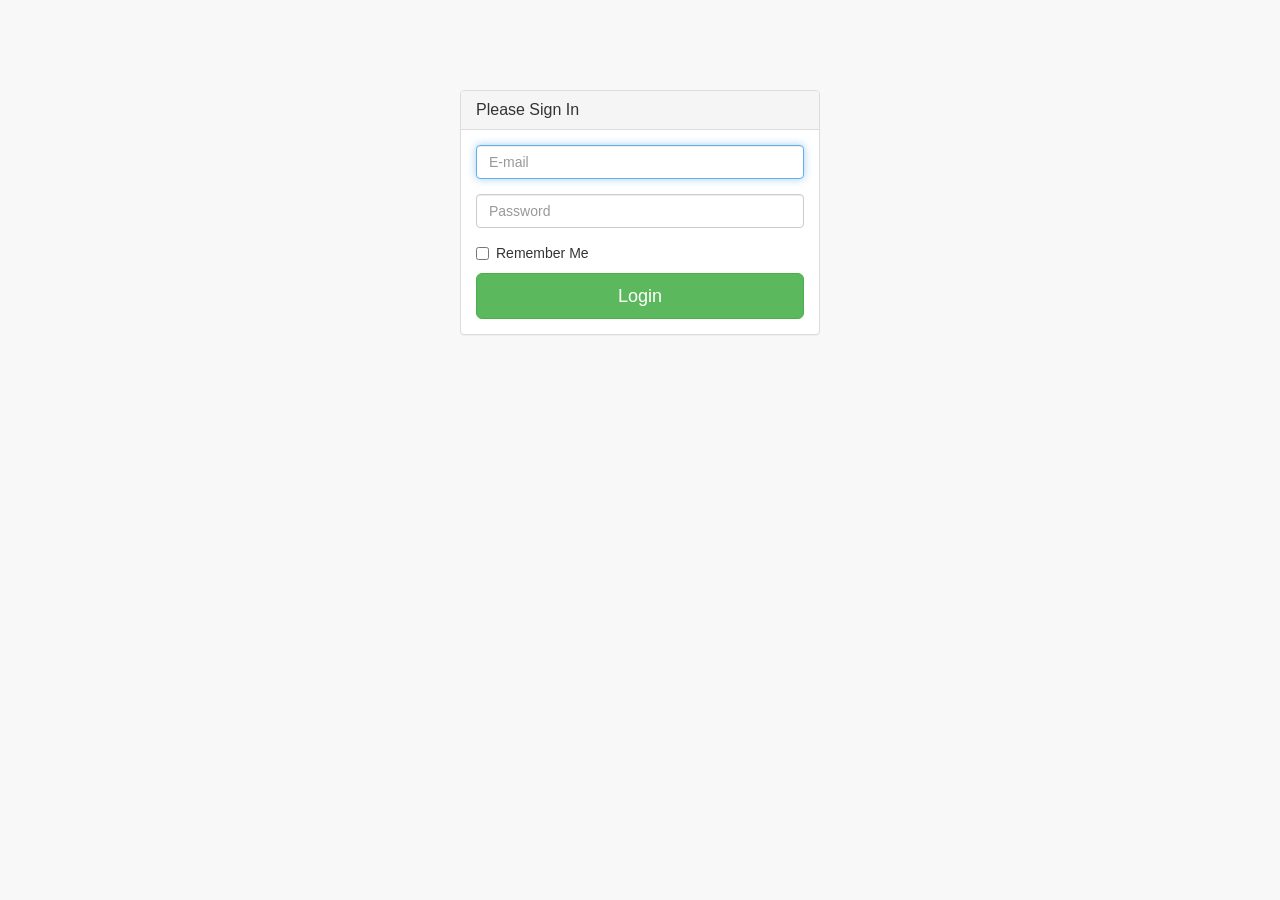
<file: pages/login.html>
<!DOCTYPE html>
<html lang="en">

<head>

    <meta charset="utf-8">
    <meta http-equiv="X-UA-Compatible" content="IE=edge">
    <meta name="viewport" content="width=device-width, initial-scale=1">
    <meta name="description" content="">
    <meta name="author" content="">

    <title>SB Admin 2 - Bootstrap Admin Theme</title>

    <!-- Bootstrap Core CSS -->
    <link href="../vendor/bootstrap/css/bootstrap.min.css" rel="stylesheet">

    <!-- MetisMenu CSS -->
    <link href="../vendor/metisMenu/metisMenu.min.css" rel="stylesheet">

    <!-- Custom CSS -->
    <link href="../dist/css/sb-admin-2.css" rel="stylesheet">

    <!-- Custom Fonts -->
    <link href="../vendor/font-awesome/css/font-awesome.min.css" rel="stylesheet" type="text/css">

    <!-- HTML5 Shim and Respond.js IE8 support of HTML5 elements and media queries -->
    <!-- WARNING: Respond.js doesn't work if you view the page via file:// -->
    <!--[if lt IE 9]>
        <script src="https://oss.maxcdn.com/libs/html5shiv/3.7.0/html5shiv.js"></script>
        <script src="https://oss.maxcdn.com/libs/respond.js/1.4.2/respond.min.js"></script>
    <![endif]-->

</head>

<body>

    <div class="container">
        <div class="row">
            <div class="col-md-4 col-md-offset-4">
                <div class="login-panel panel panel-default">
                    <div class="panel-heading">
                        <h3 class="panel-title">Please Sign In</h3>
                    </div>
                    <div class="panel-body">
                        <form role="form">
                            <fieldset>
                                <div class="form-group">
                                    <input class="form-control" placeholder="E-mail" name="email" type="email" autofocus>
                                </div>
                                <div class="form-group">
                                    <input class="form-control" placeholder="Password" name="password" type="password" value="">
                                </div>
                                <div class="checkbox">
                                    <label>
                                        <input name="remember" type="checkbox" value="Remember Me">Remember Me
                                    </label>
                                </div>
                                <!-- Change this to a button or input when using this as a form -->
                                <a href="index.html" class="btn btn-lg btn-success btn-block">Login</a>
                            </fieldset>
                        </form>
                    </div>
                </div>
            </div>
        </div>
    </div>

    <!-- jQuery -->
    <script src="../vendor/jquery/jquery.min.js"></script>

    <!-- Bootstrap Core JavaScript -->
    <script src="../vendor/bootstrap/js/bootstrap.min.js"></script>

    <!-- Metis Menu Plugin JavaScript -->
    <script src="../vendor/metisMenu/metisMenu.min.js"></script>

    <!-- Custom Theme JavaScript -->
    <script src="../dist/js/sb-admin-2.js"></script>

</body>

</html>
</file>
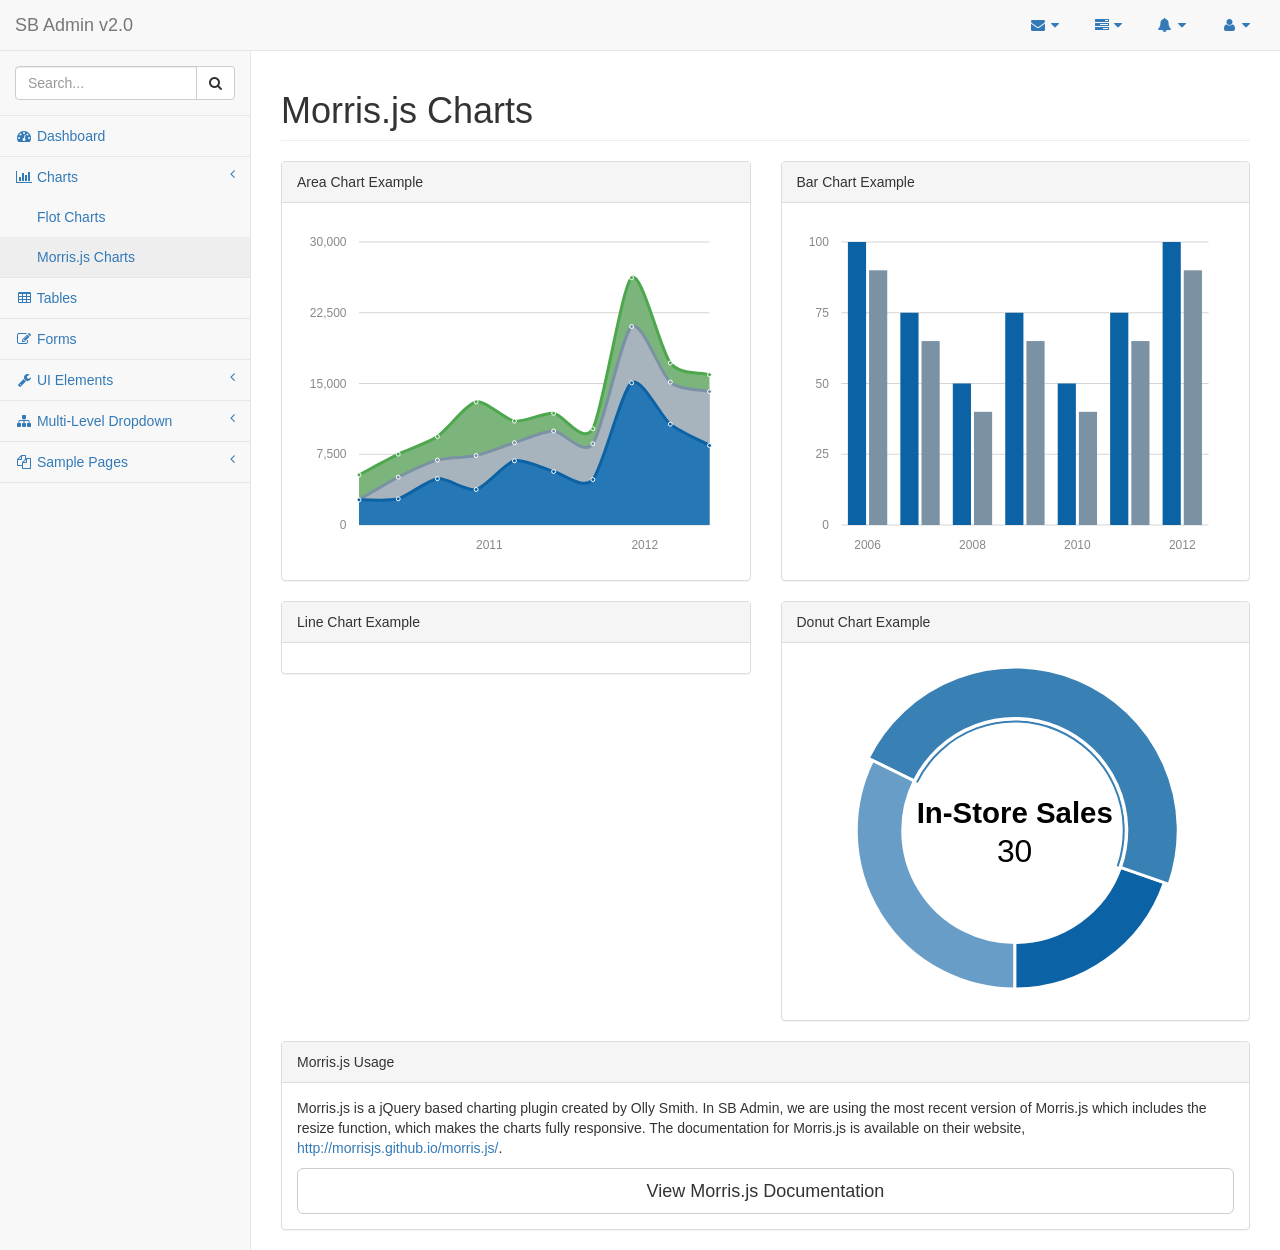
<file: pages/morris.html>
<!DOCTYPE html>
<html lang="en">

<head>

    <meta charset="utf-8">
    <meta http-equiv="X-UA-Compatible" content="IE=edge">
    <meta name="viewport" content="width=device-width, initial-scale=1">
    <meta name="description" content="">
    <meta name="author" content="">

    <title>SB Admin 2 - Bootstrap Admin Theme</title>

    <!-- Bootstrap Core CSS -->
    <link href="../vendor/bootstrap/css/bootstrap.min.css" rel="stylesheet">

    <!-- MetisMenu CSS -->
    <link href="../vendor/metisMenu/metisMenu.min.css" rel="stylesheet">

    <!-- Custom CSS -->
    <link href="../dist/css/sb-admin-2.css" rel="stylesheet">

    <!-- Morris Charts CSS -->
    <link href="../vendor/morrisjs/morris.css" rel="stylesheet">

    <!-- Custom Fonts -->
    <link href="../vendor/font-awesome/css/font-awesome.min.css" rel="stylesheet" type="text/css">

    <!-- HTML5 Shim and Respond.js IE8 support of HTML5 elements and media queries -->
    <!-- WARNING: Respond.js doesn't work if you view the page via file:// -->
    <!--[if lt IE 9]>
        <script src="https://oss.maxcdn.com/libs/html5shiv/3.7.0/html5shiv.js"></script>
        <script src="https://oss.maxcdn.com/libs/respond.js/1.4.2/respond.min.js"></script>
    <![endif]-->

</head>

<body>

    <div id="wrapper">

        <!-- Navigation -->
        <nav class="navbar navbar-default navbar-static-top" role="navigation" style="margin-bottom: 0">
            <div class="navbar-header">
                <button type="button" class="navbar-toggle" data-toggle="collapse" data-target=".navbar-collapse">
                    <span class="sr-only">Toggle navigation</span>
                    <span class="icon-bar"></span>
                    <span class="icon-bar"></span>
                    <span class="icon-bar"></span>
                </button>
                <a class="navbar-brand" href="index.html">SB Admin v2.0</a>
            </div>
            <!-- /.navbar-header -->

            <ul class="nav navbar-top-links navbar-right">
                <li class="dropdown">
                    <a class="dropdown-toggle" data-toggle="dropdown" href="#">
                        <i class="fa fa-envelope fa-fw"></i> <i class="fa fa-caret-down"></i>
                    </a>
                    <ul class="dropdown-menu dropdown-messages">
                        <li>
                            <a href="#">
                                <div>
                                    <strong>John Smith</strong>
                                    <span class="pull-right text-muted">
                                        <em>Yesterday</em>
                                    </span>
                                </div>
                                <div>Lorem ipsum dolor sit amet, consectetur adipiscing elit. Pellentesque eleifend...</div>
                            </a>
                        </li>
                        <li class="divider"></li>
                        <li>
                            <a href="#">
                                <div>
                                    <strong>John Smith</strong>
                                    <span class="pull-right text-muted">
                                        <em>Yesterday</em>
                                    </span>
                                </div>
                                <div>Lorem ipsum dolor sit amet, consectetur adipiscing elit. Pellentesque eleifend...</div>
                            </a>
                        </li>
                        <li class="divider"></li>
                        <li>
                            <a href="#">
                                <div>
                                    <strong>John Smith</strong>
                                    <span class="pull-right text-muted">
                                        <em>Yesterday</em>
                                    </span>
                                </div>
                                <div>Lorem ipsum dolor sit amet, consectetur adipiscing elit. Pellentesque eleifend...</div>
                            </a>
                        </li>
                        <li class="divider"></li>
                        <li>
                            <a class="text-center" href="#">
                                <strong>Read All Messages</strong>
                                <i class="fa fa-angle-right"></i>
                            </a>
                        </li>
                    </ul>
                    <!-- /.dropdown-messages -->
                </li>
                <!-- /.dropdown -->
                <li class="dropdown">
                    <a class="dropdown-toggle" data-toggle="dropdown" href="#">
                        <i class="fa fa-tasks fa-fw"></i> <i class="fa fa-caret-down"></i>
                    </a>
                    <ul class="dropdown-menu dropdown-tasks">
                        <li>
                            <a href="#">
                                <div>
                                    <p>
                                        <strong>Task 1</strong>
                                        <span class="pull-right text-muted">40% Complete</span>
                                    </p>
                                    <div class="progress progress-striped active">
                                        <div class="progress-bar progress-bar-success" role="progressbar" aria-valuenow="40" aria-valuemin="0" aria-valuemax="100" style="width: 40%">
                                            <span class="sr-only">40% Complete (success)</span>
                                        </div>
                                    </div>
                                </div>
                            </a>
                        </li>
                        <li class="divider"></li>
                        <li>
                            <a href="#">
                                <div>
                                    <p>
                                        <strong>Task 2</strong>
                                        <span class="pull-right text-muted">20% Complete</span>
                                    </p>
                                    <div class="progress progress-striped active">
                                        <div class="progress-bar progress-bar-info" role="progressbar" aria-valuenow="20" aria-valuemin="0" aria-valuemax="100" style="width: 20%">
                                            <span class="sr-only">20% Complete</span>
                                        </div>
                                    </div>
                                </div>
                            </a>
                        </li>
                        <li class="divider"></li>
                        <li>
                            <a href="#">
                                <div>
                                    <p>
                                        <strong>Task 3</strong>
                                        <span class="pull-right text-muted">60% Complete</span>
                                    </p>
                                    <div class="progress progress-striped active">
                                        <div class="progress-bar progress-bar-warning" role="progressbar" aria-valuenow="60" aria-valuemin="0" aria-valuemax="100" style="width: 60%">
                                            <span class="sr-only">60% Complete (warning)</span>
                                        </div>
                                    </div>
                                </div>
                            </a>
                        </li>
                        <li class="divider"></li>
                        <li>
                            <a href="#">
                                <div>
                                    <p>
                                        <strong>Task 4</strong>
                                        <span class="pull-right text-muted">80% Complete</span>
                                    </p>
                                    <div class="progress progress-striped active">
                                        <div class="progress-bar progress-bar-danger" role="progressbar" aria-valuenow="80" aria-valuemin="0" aria-valuemax="100" style="width: 80%">
                                            <span class="sr-only">80% Complete (danger)</span>
                                        </div>
                                    </div>
                                </div>
                            </a>
                        </li>
                        <li class="divider"></li>
                        <li>
                            <a class="text-center" href="#">
                                <strong>See All Tasks</strong>
                                <i class="fa fa-angle-right"></i>
                            </a>
                        </li>
                    </ul>
                    <!-- /.dropdown-tasks -->
                </li>
                <!-- /.dropdown -->
                <li class="dropdown">
                    <a class="dropdown-toggle" data-toggle="dropdown" href="#">
                        <i class="fa fa-bell fa-fw"></i> <i class="fa fa-caret-down"></i>
                    </a>
                    <ul class="dropdown-menu dropdown-alerts">
                        <li>
                            <a href="#">
                                <div>
                                    <i class="fa fa-comment fa-fw"></i> New Comment
                                    <span class="pull-right text-muted small">4 minutes ago</span>
                                </div>
                            </a>
                        </li>
                        <li class="divider"></li>
                        <li>
                            <a href="#">
                                <div>
                                    <i class="fa fa-twitter fa-fw"></i> 3 New Followers
                                    <span class="pull-right text-muted small">12 minutes ago</span>
                                </div>
                            </a>
                        </li>
                        <li class="divider"></li>
                        <li>
                            <a href="#">
                                <div>
                                    <i class="fa fa-envelope fa-fw"></i> Message Sent
                                    <span class="pull-right text-muted small">4 minutes ago</span>
                                </div>
                            </a>
                        </li>
                        <li class="divider"></li>
                        <li>
                            <a href="#">
                                <div>
                                    <i class="fa fa-tasks fa-fw"></i> New Task
                                    <span class="pull-right text-muted small">4 minutes ago</span>
                                </div>
                            </a>
                        </li>
                        <li class="divider"></li>
                        <li>
                            <a href="#">
                                <div>
                                    <i class="fa fa-upload fa-fw"></i> Server Rebooted
                                    <span class="pull-right text-muted small">4 minutes ago</span>
                                </div>
                            </a>
                        </li>
                        <li class="divider"></li>
                        <li>
                            <a class="text-center" href="#">
                                <strong>See All Alerts</strong>
                                <i class="fa fa-angle-right"></i>
                            </a>
                        </li>
                    </ul>
                    <!-- /.dropdown-alerts -->
                </li>
                <!-- /.dropdown -->
                <li class="dropdown">
                    <a class="dropdown-toggle" data-toggle="dropdown" href="#">
                        <i class="fa fa-user fa-fw"></i> <i class="fa fa-caret-down"></i>
                    </a>
                    <ul class="dropdown-menu dropdown-user">
                        <li><a href="#"><i class="fa fa-user fa-fw"></i> User Profile</a>
                        </li>
                        <li><a href="#"><i class="fa fa-gear fa-fw"></i> Settings</a>
                        </li>
                        <li class="divider"></li>
                        <li><a href="login.html"><i class="fa fa-sign-out fa-fw"></i> Logout</a>
                        </li>
                    </ul>
                    <!-- /.dropdown-user -->
                </li>
                <!-- /.dropdown -->
            </ul>
            <!-- /.navbar-top-links -->

            <div class="navbar-default sidebar" role="navigation">
                <div class="sidebar-nav navbar-collapse">
                    <ul class="nav" id="side-menu">
                        <li class="sidebar-search">
                            <div class="input-group custom-search-form">
                                <input type="text" class="form-control" placeholder="Search...">
                                <span class="input-group-btn">
                                <button class="btn btn-default" type="button">
                                    <i class="fa fa-search"></i>
                                </button>
                            </span>
                            </div>
                            <!-- /input-group -->
                        </li>
                        <li>
                            <a href="index.html"><i class="fa fa-dashboard fa-fw"></i> Dashboard</a>
                        </li>
                        <li>
                            <a href="#"><i class="fa fa-bar-chart-o fa-fw"></i> Charts<span class="fa arrow"></span></a>
                            <ul class="nav nav-second-level">
                                <li>
                                    <a href="flot.html">Flot Charts</a>
                                </li>
                                <li>
                                    <a href="morris.html">Morris.js Charts</a>
                                </li>
                            </ul>
                            <!-- /.nav-second-level -->
                        </li>
                        <li>
                            <a href="tables.html"><i class="fa fa-table fa-fw"></i> Tables</a>
                        </li>
                        <li>
                            <a href="forms.html"><i class="fa fa-edit fa-fw"></i> Forms</a>
                        </li>
                        <li>
                            <a href="#"><i class="fa fa-wrench fa-fw"></i> UI Elements<span class="fa arrow"></span></a>
                            <ul class="nav nav-second-level">
                                <li>
                                    <a href="panels-wells.html">Panels and Wells</a>
                                </li>
                                <li>
                                    <a href="buttons.html">Buttons</a>
                                </li>
                                <li>
                                    <a href="notifications.html">Notifications</a>
                                </li>
                                <li>
                                    <a href="typography.html">Typography</a>
                                </li>
                                <li>
                                    <a href="icons.html"> Icons</a>
                                </li>
                                <li>
                                    <a href="grid.html">Grid</a>
                                </li>
                            </ul>
                            <!-- /.nav-second-level -->
                        </li>
                        <li>
                            <a href="#"><i class="fa fa-sitemap fa-fw"></i> Multi-Level Dropdown<span class="fa arrow"></span></a>
                            <ul class="nav nav-second-level">
                                <li>
                                    <a href="#">Second Level Item</a>
                                </li>
                                <li>
                                    <a href="#">Second Level Item</a>
                                </li>
                                <li>
                                    <a href="#">Third Level <span class="fa arrow"></span></a>
                                    <ul class="nav nav-third-level">
                                        <li>
                                            <a href="#">Third Level Item</a>
                                        </li>
                                        <li>
                                            <a href="#">Third Level Item</a>
                                        </li>
                                        <li>
                                            <a href="#">Third Level Item</a>
                                        </li>
                                        <li>
                                            <a href="#">Third Level Item</a>
                                        </li>
                                    </ul>
                                    <!-- /.nav-third-level -->
                                </li>
                            </ul>
                            <!-- /.nav-second-level -->
                        </li>
                        <li>
                            <a href="#"><i class="fa fa-files-o fa-fw"></i> Sample Pages<span class="fa arrow"></span></a>
                            <ul class="nav nav-second-level">
                                <li>
                                    <a href="blank.html">Blank Page</a>
                                </li>
                                <li>
                                    <a href="login.html">Login Page</a>
                                </li>
                            </ul>
                            <!-- /.nav-second-level -->
                        </li>
                    </ul>
                </div>
                <!-- /.sidebar-collapse -->
            </div>
            <!-- /.navbar-static-side -->
        </nav>

        <div id="page-wrapper">
            <div class="row">
                <div class="col-lg-12">
                    <h1 class="page-header">Morris.js Charts</h1>
                </div>
                <!-- /.col-lg-12 -->
            </div>
            <!-- /.row -->
            <div class="row">
                <div class="col-lg-6">
                    <div class="panel panel-default">
                        <div class="panel-heading">
                            Area Chart Example
                        </div>
                        <!-- /.panel-heading -->
                        <div class="panel-body">
                            <div id="morris-area-chart"></div>
                        </div>
                        <!-- /.panel-body -->
                    </div>
                    <!-- /.panel -->
                </div>
                <!-- /.col-lg-6 -->
                <div class="col-lg-6">
                    <div class="panel panel-default">
                        <div class="panel-heading">
                            Bar Chart Example
                        </div>
                        <!-- /.panel-heading -->
                        <div class="panel-body">
                            <div id="morris-bar-chart"></div>
                        </div>
                        <!-- /.panel-body -->
                    </div>
                    <!-- /.panel -->
                </div>
                <!-- /.col-lg-6 -->
                <div class="col-lg-6">
                    <div class="panel panel-default">
                        <div class="panel-heading">
                            Line Chart Example
                        </div>
                        <!-- /.panel-heading -->
                        <div class="panel-body">
                            <div id="morris-line-chart"></div>
                        </div>
                        <!-- /.panel-body -->
                    </div>
                    <!-- /.panel -->
                </div>
                <!-- /.col-lg-6 -->
                <div class="col-lg-6">
                    <div class="panel panel-default">
                        <div class="panel-heading">
                            Donut Chart Example
                        </div>
                        <!-- /.panel-heading -->
                        <div class="panel-body">
                            <div id="morris-donut-chart"></div>
                        </div>
                        <!-- /.panel-body -->
                    </div>
                    <!-- /.panel -->
                </div>
                <!-- /.col-lg-6 -->
                <div class="col-lg-12">
                    <div class="panel panel-default">
                        <div class="panel-heading">
                            Morris.js Usage
                        </div>
                        <!-- /.panel-heading -->
                        <div class="panel-body">
                            <p>Morris.js is a jQuery based charting plugin created by Olly Smith. In SB Admin, we are using the most recent version of Morris.js which includes the resize function, which makes the charts fully responsive. The documentation for Morris.js is available on their website, <a target="_blank" href="http://morrisjs.github.io/morris.js/">http://morrisjs.github.io/morris.js/</a>.</p>
                            <a target="_blank" class="btn btn-default btn-lg btn-block" href="http://morrisjs.github.io/morris.js/">View Morris.js Documentation</a>
                        </div>
                        <!-- /.panel-body -->
                    </div>
                    <!-- /.panel -->
                </div>
                <!-- /.col-lg-6 -->
            </div>
            <!-- /.row -->
        </div>
        <!-- /#page-wrapper -->

    </div>
    <!-- /#wrapper -->

    <!-- jQuery -->
    <script src="../vendor/jquery/jquery.min.js"></script>

    <!-- Bootstrap Core JavaScript -->
    <script src="../vendor/bootstrap/js/bootstrap.min.js"></script>

    <!-- Metis Menu Plugin JavaScript -->
    <script src="../vendor/metisMenu/metisMenu.min.js"></script>

    <!-- Morris Charts JavaScript -->
    <script src="../vendor/raphael/raphael.min.js"></script>
    <script src="../vendor/morrisjs/morris.min.js"></script>
    <script src="../data/morris-data.js"></script>

    <!-- Custom Theme JavaScript -->
    <script src="../dist/js/sb-admin-2.js"></script>

</body>

</html>
</file>
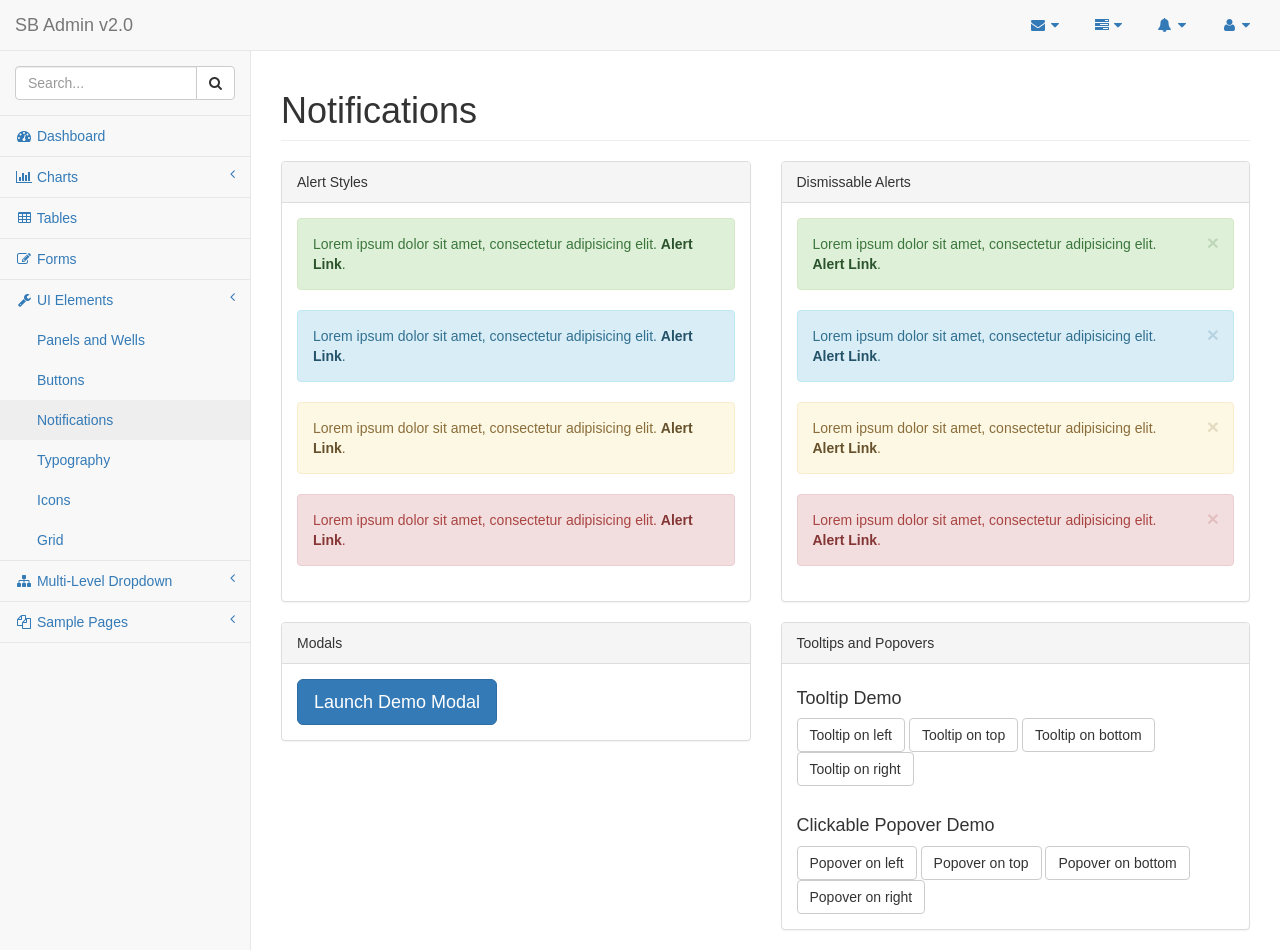
<file: pages/notifications.html>
<!DOCTYPE html>
<html lang="en">

<head>

    <meta charset="utf-8">
    <meta http-equiv="X-UA-Compatible" content="IE=edge">
    <meta name="viewport" content="width=device-width, initial-scale=1">
    <meta name="description" content="">
    <meta name="author" content="">

    <title>SB Admin 2 - Bootstrap Admin Theme</title>

    <!-- Bootstrap Core CSS -->
    <link href="../vendor/bootstrap/css/bootstrap.min.css" rel="stylesheet">

    <!-- MetisMenu CSS -->
    <link href="../vendor/metisMenu/metisMenu.min.css" rel="stylesheet">

    <!-- Custom CSS -->
    <link href="../dist/css/sb-admin-2.css" rel="stylesheet">

    <!-- Custom Fonts -->
    <link href="../vendor/font-awesome/css/font-awesome.min.css" rel="stylesheet" type="text/css">

    <!-- HTML5 Shim and Respond.js IE8 support of HTML5 elements and media queries -->
    <!-- WARNING: Respond.js doesn't work if you view the page via file:// -->
    <!--[if lt IE 9]>
        <script src="https://oss.maxcdn.com/libs/html5shiv/3.7.0/html5shiv.js"></script>
        <script src="https://oss.maxcdn.com/libs/respond.js/1.4.2/respond.min.js"></script>
    <![endif]-->

</head>

<body>

    <div id="wrapper">

        <!-- Navigation -->
        <nav class="navbar navbar-default navbar-static-top" role="navigation" style="margin-bottom: 0">
            <div class="navbar-header">
                <button type="button" class="navbar-toggle" data-toggle="collapse" data-target=".navbar-collapse">
                    <span class="sr-only">Toggle navigation</span>
                    <span class="icon-bar"></span>
                    <span class="icon-bar"></span>
                    <span class="icon-bar"></span>
                </button>
                <a class="navbar-brand" href="index.html">SB Admin v2.0</a>
            </div>
            <!-- /.navbar-header -->

            <ul class="nav navbar-top-links navbar-right">
                <li class="dropdown">
                    <a class="dropdown-toggle" data-toggle="dropdown" href="#">
                        <i class="fa fa-envelope fa-fw"></i> <i class="fa fa-caret-down"></i>
                    </a>
                    <ul class="dropdown-menu dropdown-messages">
                        <li>
                            <a href="#">
                                <div>
                                    <strong>John Smith</strong>
                                    <span class="pull-right text-muted">
                                        <em>Yesterday</em>
                                    </span>
                                </div>
                                <div>Lorem ipsum dolor sit amet, consectetur adipiscing elit. Pellentesque eleifend...</div>
                            </a>
                        </li>
                        <li class="divider"></li>
                        <li>
                            <a href="#">
                                <div>
                                    <strong>John Smith</strong>
                                    <span class="pull-right text-muted">
                                        <em>Yesterday</em>
                                    </span>
                                </div>
                                <div>Lorem ipsum dolor sit amet, consectetur adipiscing elit. Pellentesque eleifend...</div>
                            </a>
                        </li>
                        <li class="divider"></li>
                        <li>
                            <a href="#">
                                <div>
                                    <strong>John Smith</strong>
                                    <span class="pull-right text-muted">
                                        <em>Yesterday</em>
                                    </span>
                                </div>
                                <div>Lorem ipsum dolor sit amet, consectetur adipiscing elit. Pellentesque eleifend...</div>
                            </a>
                        </li>
                        <li class="divider"></li>
                        <li>
                            <a class="text-center" href="#">
                                <strong>Read All Messages</strong>
                                <i class="fa fa-angle-right"></i>
                            </a>
                        </li>
                    </ul>
                    <!-- /.dropdown-messages -->
                </li>
                <!-- /.dropdown -->
                <li class="dropdown">
                    <a class="dropdown-toggle" data-toggle="dropdown" href="#">
                        <i class="fa fa-tasks fa-fw"></i> <i class="fa fa-caret-down"></i>
                    </a>
                    <ul class="dropdown-menu dropdown-tasks">
                        <li>
                            <a href="#">
                                <div>
                                    <p>
                                        <strong>Task 1</strong>
                                        <span class="pull-right text-muted">40% Complete</span>
                                    </p>
                                    <div class="progress progress-striped active">
                                        <div class="progress-bar progress-bar-success" role="progressbar" aria-valuenow="40" aria-valuemin="0" aria-valuemax="100" style="width: 40%">
                                            <span class="sr-only">40% Complete (success)</span>
                                        </div>
                                    </div>
                                </div>
                            </a>
                        </li>
                        <li class="divider"></li>
                        <li>
                            <a href="#">
                                <div>
                                    <p>
                                        <strong>Task 2</strong>
                                        <span class="pull-right text-muted">20% Complete</span>
                                    </p>
                                    <div class="progress progress-striped active">
                                        <div class="progress-bar progress-bar-info" role="progressbar" aria-valuenow="20" aria-valuemin="0" aria-valuemax="100" style="width: 20%">
                                            <span class="sr-only">20% Complete</span>
                                        </div>
                                    </div>
                                </div>
                            </a>
                        </li>
                        <li class="divider"></li>
                        <li>
                            <a href="#">
                                <div>
                                    <p>
                                        <strong>Task 3</strong>
                                        <span class="pull-right text-muted">60% Complete</span>
                                    </p>
                                    <div class="progress progress-striped active">
                                        <div class="progress-bar progress-bar-warning" role="progressbar" aria-valuenow="60" aria-valuemin="0" aria-valuemax="100" style="width: 60%">
                                            <span class="sr-only">60% Complete (warning)</span>
                                        </div>
                                    </div>
                                </div>
                            </a>
                        </li>
                        <li class="divider"></li>
                        <li>
                            <a href="#">
                                <div>
                                    <p>
                                        <strong>Task 4</strong>
                                        <span class="pull-right text-muted">80% Complete</span>
                                    </p>
                                    <div class="progress progress-striped active">
                                        <div class="progress-bar progress-bar-danger" role="progressbar" aria-valuenow="80" aria-valuemin="0" aria-valuemax="100" style="width: 80%">
                                            <span class="sr-only">80% Complete (danger)</span>
                                        </div>
                                    </div>
                                </div>
                            </a>
                        </li>
                        <li class="divider"></li>
                        <li>
                            <a class="text-center" href="#">
                                <strong>See All Tasks</strong>
                                <i class="fa fa-angle-right"></i>
                            </a>
                        </li>
                    </ul>
                    <!-- /.dropdown-tasks -->
                </li>
                <!-- /.dropdown -->
                <li class="dropdown">
                    <a class="dropdown-toggle" data-toggle="dropdown" href="#">
                        <i class="fa fa-bell fa-fw"></i> <i class="fa fa-caret-down"></i>
                    </a>
                    <ul class="dropdown-menu dropdown-alerts">
                        <li>
                            <a href="#">
                                <div>
                                    <i class="fa fa-comment fa-fw"></i> New Comment
                                    <span class="pull-right text-muted small">4 minutes ago</span>
                                </div>
                            </a>
                        </li>
                        <li class="divider"></li>
                        <li>
                            <a href="#">
                                <div>
                                    <i class="fa fa-twitter fa-fw"></i> 3 New Followers
                                    <span class="pull-right text-muted small">12 minutes ago</span>
                                </div>
                            </a>
                        </li>
                        <li class="divider"></li>
                        <li>
                            <a href="#">
                                <div>
                                    <i class="fa fa-envelope fa-fw"></i> Message Sent
                                    <span class="pull-right text-muted small">4 minutes ago</span>
                                </div>
                            </a>
                        </li>
                        <li class="divider"></li>
                        <li>
                            <a href="#">
                                <div>
                                    <i class="fa fa-tasks fa-fw"></i> New Task
                                    <span class="pull-right text-muted small">4 minutes ago</span>
                                </div>
                            </a>
                        </li>
                        <li class="divider"></li>
                        <li>
                            <a href="#">
                                <div>
                                    <i class="fa fa-upload fa-fw"></i> Server Rebooted
                                    <span class="pull-right text-muted small">4 minutes ago</span>
                                </div>
                            </a>
                        </li>
                        <li class="divider"></li>
                        <li>
                            <a class="text-center" href="#">
                                <strong>See All Alerts</strong>
                                <i class="fa fa-angle-right"></i>
                            </a>
                        </li>
                    </ul>
                    <!-- /.dropdown-alerts -->
                </li>
                <!-- /.dropdown -->
                <li class="dropdown">
                    <a class="dropdown-toggle" data-toggle="dropdown" href="#">
                        <i class="fa fa-user fa-fw"></i> <i class="fa fa-caret-down"></i>
                    </a>
                    <ul class="dropdown-menu dropdown-user">
                        <li><a href="#"><i class="fa fa-user fa-fw"></i> User Profile</a>
                        </li>
                        <li><a href="#"><i class="fa fa-gear fa-fw"></i> Settings</a>
                        </li>
                        <li class="divider"></li>
                        <li><a href="login.html"><i class="fa fa-sign-out fa-fw"></i> Logout</a>
                        </li>
                    </ul>
                    <!-- /.dropdown-user -->
                </li>
                <!-- /.dropdown -->
            </ul>
            <!-- /.navbar-top-links -->

            <div class="navbar-default sidebar" role="navigation">
                <div class="sidebar-nav navbar-collapse">
                    <ul class="nav" id="side-menu">
                        <li class="sidebar-search">
                            <div class="input-group custom-search-form">
                                <input type="text" class="form-control" placeholder="Search...">
                                <span class="input-group-btn">
                                <button class="btn btn-default" type="button">
                                    <i class="fa fa-search"></i>
                                </button>
                            </span>
                            </div>
                            <!-- /input-group -->
                        </li>
                        <li>
                            <a href="index.html"><i class="fa fa-dashboard fa-fw"></i> Dashboard</a>
                        </li>
                        <li>
                            <a href="#"><i class="fa fa-bar-chart-o fa-fw"></i> Charts<span class="fa arrow"></span></a>
                            <ul class="nav nav-second-level">
                                <li>
                                    <a href="flot.html">Flot Charts</a>
                                </li>
                                <li>
                                    <a href="morris.html">Morris.js Charts</a>
                                </li>
                            </ul>
                            <!-- /.nav-second-level -->
                        </li>
                        <li>
                            <a href="tables.html"><i class="fa fa-table fa-fw"></i> Tables</a>
                        </li>
                        <li>
                            <a href="forms.html"><i class="fa fa-edit fa-fw"></i> Forms</a>
                        </li>
                        <li>
                            <a href="#"><i class="fa fa-wrench fa-fw"></i> UI Elements<span class="fa arrow"></span></a>
                            <ul class="nav nav-second-level">
                                <li>
                                    <a href="panels-wells.html">Panels and Wells</a>
                                </li>
                                <li>
                                    <a href="buttons.html">Buttons</a>
                                </li>
                                <li>
                                    <a href="notifications.html">Notifications</a>
                                </li>
                                <li>
                                    <a href="typography.html">Typography</a>
                                </li>
                                <li>
                                    <a href="icons.html"> Icons</a>
                                </li>
                                <li>
                                    <a href="grid.html">Grid</a>
                                </li>
                            </ul>
                            <!-- /.nav-second-level -->
                        </li>
                        <li>
                            <a href="#"><i class="fa fa-sitemap fa-fw"></i> Multi-Level Dropdown<span class="fa arrow"></span></a>
                            <ul class="nav nav-second-level">
                                <li>
                                    <a href="#">Second Level Item</a>
                                </li>
                                <li>
                                    <a href="#">Second Level Item</a>
                                </li>
                                <li>
                                    <a href="#">Third Level <span class="fa arrow"></span></a>
                                    <ul class="nav nav-third-level">
                                        <li>
                                            <a href="#">Third Level Item</a>
                                        </li>
                                        <li>
                                            <a href="#">Third Level Item</a>
                                        </li>
                                        <li>
                                            <a href="#">Third Level Item</a>
                                        </li>
                                        <li>
                                            <a href="#">Third Level Item</a>
                                        </li>
                                    </ul>
                                    <!-- /.nav-third-level -->
                                </li>
                            </ul>
                            <!-- /.nav-second-level -->
                        </li>
                        <li>
                            <a href="#"><i class="fa fa-files-o fa-fw"></i> Sample Pages<span class="fa arrow"></span></a>
                            <ul class="nav nav-second-level">
                                <li>
                                    <a href="blank.html">Blank Page</a>
                                </li>
                                <li>
                                    <a href="login.html">Login Page</a>
                                </li>
                            </ul>
                            <!-- /.nav-second-level -->
                        </li>
                    </ul>
                </div>
                <!-- /.sidebar-collapse -->
            </div>
            <!-- /.navbar-static-side -->
        </nav>

        <div id="page-wrapper">
            <div class="row">
                <div class="col-lg-12">
                    <h1 class="page-header">Notifications</h1>
                </div>
                <!-- /.col-lg-12 -->
            </div>
            <!-- /.row -->
            <div class="row">
                <div class="col-lg-6">
                    <div class="panel panel-default">
                        <div class="panel-heading">
                            Alert Styles
                        </div>
                        <!-- /.panel-heading -->
                        <div class="panel-body">
                            <div class="alert alert-success">
                                Lorem ipsum dolor sit amet, consectetur adipisicing elit. <a href="#" class="alert-link">Alert Link</a>.
                            </div>
                            <div class="alert alert-info">
                                Lorem ipsum dolor sit amet, consectetur adipisicing elit. <a href="#" class="alert-link">Alert Link</a>.
                            </div>
                            <div class="alert alert-warning">
                                Lorem ipsum dolor sit amet, consectetur adipisicing elit. <a href="#" class="alert-link">Alert Link</a>.
                            </div>
                            <div class="alert alert-danger">
                                Lorem ipsum dolor sit amet, consectetur adipisicing elit. <a href="#" class="alert-link">Alert Link</a>.
                            </div>
                        </div>
                        <!-- .panel-body -->
                    </div>
                    <!-- /.panel -->
                </div>
                <!-- /.col-lg-6 -->
                <div class="col-lg-6">
                    <div class="panel panel-default">
                        <div class="panel-heading">
                            Dismissable Alerts
                        </div>
                        <!-- /.panel-heading -->
                        <div class="panel-body">
                            <div class="alert alert-success alert-dismissable">
                                <button type="button" class="close" data-dismiss="alert" aria-hidden="true">&times;</button>
                                Lorem ipsum dolor sit amet, consectetur adipisicing elit. <a href="#" class="alert-link">Alert Link</a>.
                            </div>
                            <div class="alert alert-info alert-dismissable">
                                <button type="button" class="close" data-dismiss="alert" aria-hidden="true">&times;</button>
                                Lorem ipsum dolor sit amet, consectetur adipisicing elit. <a href="#" class="alert-link">Alert Link</a>.
                            </div>
                            <div class="alert alert-warning alert-dismissable">
                                <button type="button" class="close" data-dismiss="alert" aria-hidden="true">&times;</button>
                                Lorem ipsum dolor sit amet, consectetur adipisicing elit. <a href="#" class="alert-link">Alert Link</a>.
                            </div>
                            <div class="alert alert-danger alert-dismissable">
                                <button type="button" class="close" data-dismiss="alert" aria-hidden="true">&times;</button>
                                Lorem ipsum dolor sit amet, consectetur adipisicing elit. <a href="#" class="alert-link">Alert Link</a>.
                            </div>
                        </div>
                        <!-- .panel-body -->
                    </div>
                    <!-- /.panel -->
                </div>
                <!-- /.col-lg-6 -->
            </div>
            <!-- /.row -->
            <div class="row">
                <div class="col-lg-6">
                    <div class="panel panel-default">
                        <div class="panel-heading">
                            Modals
                        </div>
                        <!-- /.panel-heading -->
                        <div class="panel-body">
                            <!-- Button trigger modal -->
                            <button class="btn btn-primary btn-lg" data-toggle="modal" data-target="#myModal">
                                Launch Demo Modal
                            </button>
                            <!-- Modal -->
                            <div class="modal fade" id="myModal" tabindex="-1" role="dialog" aria-labelledby="myModalLabel" aria-hidden="true">
                                <div class="modal-dialog">
                                    <div class="modal-content">
                                        <div class="modal-header">
                                            <button type="button" class="close" data-dismiss="modal" aria-hidden="true">&times;</button>
                                            <h4 class="modal-title" id="myModalLabel">Modal title</h4>
                                        </div>
                                        <div class="modal-body">
                                            Lorem ipsum dolor sit amet, consectetur adipisicing elit, sed do eiusmod tempor incididunt ut labore et dolore magna aliqua. Ut enim ad minim veniam, quis nostrud exercitation ullamco laboris nisi ut aliquip ex ea commodo consequat. Duis aute irure dolor in reprehenderit in voluptate velit esse cillum dolore eu fugiat nulla pariatur. Excepteur sint occaecat cupidatat non proident, sunt in culpa qui officia deserunt mollit anim id est laborum.
                                        </div>
                                        <div class="modal-footer">
                                            <button type="button" class="btn btn-default" data-dismiss="modal">Close</button>
                                            <button type="button" class="btn btn-primary">Save changes</button>
                                        </div>
                                    </div>
                                    <!-- /.modal-content -->
                                </div>
                                <!-- /.modal-dialog -->
                            </div>
                            <!-- /.modal -->
                        </div>
                        <!-- .panel-body -->
                    </div>
                    <!-- /.panel -->
                </div>
                <!-- /.col-lg-6 -->
                <div class="col-lg-6">
                    <div class="panel panel-default">
                        <div class="panel-heading">
                            Tooltips and Popovers
                        </div>
                        <!-- /.panel-heading -->
                        <div class="panel-body">
                            <h4>Tooltip Demo</h4>
                            <div class="tooltip-demo">
                                <button type="button" class="btn btn-default" data-toggle="tooltip" data-placement="left" title="Tooltip on left">Tooltip on left</button>
                                <button type="button" class="btn btn-default" data-toggle="tooltip" data-placement="top" title="Tooltip on top">Tooltip on top</button>
                                <button type="button" class="btn btn-default" data-toggle="tooltip" data-placement="bottom" title="Tooltip on bottom">Tooltip on bottom</button>
                                <button type="button" class="btn btn-default" data-toggle="tooltip" data-placement="right" title="Tooltip on right">Tooltip on right</button>
                            </div>
                            <br>
                            <h4>Clickable Popover Demo</h4>
                            <div class="tooltip-demo">
                                <button type="button" class="btn btn-default" data-container="body" data-toggle="popover" data-placement="left" data-content="Vivamus sagittis lacus vel augue laoreet rutrum faucibus.">
                                    Popover on left
                                </button>
                                <button type="button" class="btn btn-default" data-container="body" data-toggle="popover" data-placement="top" data-content="Vivamus sagittis lacus vel augue laoreet rutrum faucibus.">
                                    Popover on top
                                </button>
                                <button type="button" class="btn btn-default" data-container="body" data-toggle="popover" data-placement="bottom" data-content="Vivamus sagittis lacus vel augue laoreet rutrum faucibus.">
                                    Popover on bottom
                                </button>
                                <button type="button" class="btn btn-default" data-container="body" data-toggle="popover" data-placement="right" data-content="Vivamus sagittis lacus vel augue laoreet rutrum faucibus.">
                                    Popover on right
                                </button>
                            </div>
                        </div>
                        <!-- .panel-body -->
                    </div>
                    <!-- /.panel -->
                </div>
                <!-- /.col-lg-6 -->
            </div>
            <!-- /.row -->
        </div>
        <!-- /#page-wrapper -->

    </div>
    <!-- /#wrapper -->

    <!-- jQuery -->
    <script src="../vendor/jquery/jquery.min.js"></script>

    <!-- Bootstrap Core JavaScript -->
    <script src="../vendor/bootstrap/js/bootstrap.min.js"></script>

    <!-- Metis Menu Plugin JavaScript -->
    <script src="../vendor/metisMenu/metisMenu.min.js"></script>

    <!-- Custom Theme JavaScript -->
    <script src="../dist/js/sb-admin-2.js"></script>

    <!-- Page-Level Demo Scripts - Notifications - Use for reference -->
    <script>
    // tooltip demo
    $('.tooltip-demo').tooltip({
        selector: "[data-toggle=tooltip]",
        container: "body"
    })
    // popover demo
    $("[data-toggle=popover]")
        .popover()
    </script>

</body>

</html>
</file>
<file: templates/css/eSelector.css>
.range-slider {
    position: relative;
    height: 80px;
}
.extra-controls {
    position: relative;
    border-top: 3px solid #000;
    padding: 10px 0 0;
}

.area {
    position: absolute;
    top: 0;
    height: 10px;
    background: #f00;
}
.ui-slider .ui-btn-inner {
    padding: 4px 0 0 0 !important;
}
 
.ui-slider-popup {
    position: absolute !important;
    width: 64px;
    height: 64px;
    text-align: center;
    font-size: 36px;
    padding-top: 14px;
    z-index: 100;
    opacity: 0.8;
}

.form-group {
	width: 95%;
    background-color: #E2F6FB;
    padding: 14px 20px;
    margin: 8px 0;
    border: none;
    border-radius: 4px;
    cursor: pointer;
    align-content: center;
}

#page-top {
	background-color:  #006680 !important;
}

#mainNav {
	background-color:  #006680 !important;
}

a {
	color: white !important;
}

.content-wrapper{
	padding-left: 10px;
}

#titleCC{
	font-family: 'Merienda One', cursive;
}

body{
	font-family: 'Open Sans', sans-serif;
}

#addScheme{
	background-color: white !important;
	border-radius: 4px;
	border: 2px solid #006680; /* Template blue */
	color: black;
}

#addScheme:hover {
    background-color: #006680!important;
    border-radius: 4px;
    border: 2px solid #006680; /* Template blue */
    color: white;
}

.btn {
    background-color: #4CAF50; /* Green */
    border: none;
    color: white;
    display: inline-block;
    -webkit-transition-duration: 0.2s; /* Safari */
    transition-duration: 0.4s;
    cursor: pointer;
}
</file>
<file: vendor/morrisjs/morris.css>
.morris-hover{position:absolute;z-index:1000}.morris-hover.morris-default-style{border-radius:10px;padding:6px;color:#666;background:rgba(255,255,255,0.8);border:solid 2px rgba(230,230,230,0.8);font-family:sans-serif;font-size:12px;text-align:center}.morris-hover.morris-default-style .morris-hover-row-label{font-weight:bold;margin:0.25em 0}
.morris-hover.morris-default-style .morris-hover-point{white-space:nowrap;margin:0.1em 0}
</file>
<file: vendor/metisMenu/metisMenu.min.css>
/*
 * metismenu - v1.1.3
 * Easy menu jQuery plugin for Twitter Bootstrap 3
 * https://github.com/onokumus/metisMenu
 *
 * Made by Osman Nuri Okumus
 * Under MIT License
 */

.arrow{float:right;line-height:1.42857}.glyphicon.arrow:before{content:"\e079"}.active>a>.glyphicon.arrow:before{content:"\e114"}.fa.arrow:before{content:"\f104"}.active>a>.fa.arrow:before{content:"\f107"}.plus-times{float:right}.fa.plus-times:before{content:"\f067"}.active>a>.fa.plus-times{filter:progid:DXImageTransform.Microsoft.BasicImage(rotation=1);-webkit-transform:rotate(45deg);-moz-transform:rotate(45deg);-ms-transform:rotate(45deg);-o-transform:rotate(45deg);transform:rotate(45deg)}.plus-minus{float:right}.fa.plus-minus:before{content:"\f067"}.active>a>.fa.plus-minus:before{content:"\f068"}
</file>
<file: dist/css/sb-admin-2.css>
/*!
 * Start Bootstrap - SB Admin 2 v3.3.7+1 (http://startbootstrap.com/template-overviews/sb-admin-2)
 * Copyright 2013-2016 Start Bootstrap
 * Licensed under MIT (https://github.com/BlackrockDigital/startbootstrap/blob/gh-pages/LICENSE)
 */
body {
  background-color: #f8f8f8;
}
#wrapper {
  width: 100%;
}
#page-wrapper {
  padding: 0 15px;
  min-height: 568px;
  background-color: white;
}
@media (min-width: 768px) {
  #page-wrapper {
    position: inherit;
    margin: 0 0 0 250px;
    padding: 0 30px;
    border-left: 1px solid #e7e7e7;
  }
}
.navbar-top-links {
  margin-right: 0;
}
.navbar-top-links li {
  display: inline-block;
}
.navbar-top-links li:last-child {
  margin-right: 15px;
}
.navbar-top-links li a {
  padding: 15px;
  min-height: 50px;
}
.navbar-top-links .dropdown-menu li {
  display: block;
}
.navbar-top-links .dropdown-menu li:last-child {
  margin-right: 0;
}
.navbar-top-links .dropdown-menu li a {
  padding: 3px 20px;
  min-height: 0;
}
.navbar-top-links .dropdown-menu li a div {
  white-space: normal;
}
.navbar-top-links .dropdown-messages,
.navbar-top-links .dropdown-tasks,
.navbar-top-links .dropdown-alerts {
  width: 310px;
  min-width: 0;
}
.navbar-top-links .dropdown-messages {
  margin-left: 5px;
}
.navbar-top-links .dropdown-tasks {
  margin-left: -59px;
}
.navbar-top-links .dropdown-alerts {
  margin-left: -123px;
}
.navbar-top-links .dropdown-user {
  right: 0;
  left: auto;
}
.sidebar .sidebar-nav.navbar-collapse {
  padding-left: 0;
  padding-right: 0;
}
.sidebar .sidebar-search {
  padding: 15px;
}
.sidebar ul li {
  border-bottom: 1px solid #e7e7e7;
}
.sidebar ul li a.active {
  background-color: #eeeeee;
}
.sidebar .arrow {
  float: right;
}
.sidebar .fa.arrow:before {
  content: "\f104";
}
.sidebar .active > a > .fa.arrow:before {
  content: "\f107";
}
.sidebar .nav-second-level li,
.sidebar .nav-third-level li {
  border-bottom: none !important;
}
.sidebar .nav-second-level li a {
  padding-left: 37px;
}
.sidebar .nav-third-level li a {
  padding-left: 52px;
}
@media (min-width: 768px) {
  .sidebar {
    z-index: 1;
    position: absolute;
    width: 250px;
    margin-top: 51px;
  }
  .navbar-top-links .dropdown-messages,
  .navbar-top-links .dropdown-tasks,
  .navbar-top-links .dropdown-alerts {
    margin-left: auto;
  }
}
.btn-outline {
  color: inherit;
  background-color: transparent;
  transition: all .5s;
}
.btn-primary.btn-outline {
  color: #428bca;
}
.btn-success.btn-outline {
  color: #5cb85c;
}
.btn-info.btn-outline {
  color: #5bc0de;
}
.btn-warning.btn-outline {
  color: #f0ad4e;
}
.btn-danger.btn-outline {
  color: #d9534f;
}
.btn-primary.btn-outline:hover,
.btn-success.btn-outline:hover,
.btn-info.btn-outline:hover,
.btn-warning.btn-outline:hover,
.btn-danger.btn-outline:hover {
  color: white;
}
.chat {
  margin: 0;
  padding: 0;
  list-style: none;
}
.chat li {
  margin-bottom: 10px;
  padding-bottom: 5px;
  border-bottom: 1px dotted #999999;
}
.chat li.left .chat-body {
  margin-left: 60px;
}
.chat li.right .chat-body {
  margin-right: 60px;
}
.chat li .chat-body p {
  margin: 0;
}
.panel .slidedown .glyphicon,
.chat .glyphicon {
  margin-right: 5px;
}
.chat-panel .panel-body {
  height: 350px;
  overflow-y: scroll;
}
.login-panel {
  margin-top: 25%;
}
.flot-chart {
  display: block;
  height: 400px;
}
.flot-chart-content {
  width: 100%;
  height: 100%;
}
table.dataTable thead .sorting,
table.dataTable thead .sorting_asc,
table.dataTable thead .sorting_desc,
table.dataTable thead .sorting_asc_disabled,
table.dataTable thead .sorting_desc_disabled {
  background: transparent;
}
table.dataTable thead .sorting_asc:after {
  content: "\f0de";
  float: right;
  font-family: fontawesome;
}
table.dataTable thead .sorting_desc:after {
  content: "\f0dd";
  float: right;
  font-family: fontawesome;
}
table.dataTable thead .sorting:after {
  content: "\f0dc";
  float: right;
  font-family: fontawesome;
  color: rgba(50, 50, 50, 0.5);
}
.btn-circle {
  width: 30px;
  height: 30px;
  padding: 6px 0;
  border-radius: 15px;
  text-align: center;
  font-size: 12px;
  line-height: 1.428571429;
}
.btn-circle.btn-lg {
  width: 50px;
  height: 50px;
  padding: 10px 16px;
  border-radius: 25px;
  font-size: 18px;
  line-height: 1.33;
}
.btn-circle.btn-xl {
  width: 70px;
  height: 70px;
  padding: 10px 16px;
  border-radius: 35px;
  font-size: 24px;
  line-height: 1.33;
}
.show-grid [class^="col-"] {
  padding-top: 10px;
  padding-bottom: 10px;
  border: 1px solid #ddd;
  background-color: #eee !important;
}
.show-grid {
  margin: 15px 0;
}
.huge {
  font-size: 40px;
}
.panel-green {
  border-color: #5cb85c;
}
.panel-green > .panel-heading {
  border-color: #5cb85c;
  color: white;
  background-color: #5cb85c;
}
.panel-green > a {
  color: #5cb85c;
}
.panel-green > a:hover {
  color: #3d8b3d;
}
.panel-red {
  border-color: #d9534f;
}
.panel-red > .panel-heading {
  border-color: #d9534f;
  color: white;
  background-color: #d9534f;
}
.panel-red > a {
  color: #d9534f;
}
.panel-red > a:hover {
  color: #b52b27;
}
.panel-yellow {
  border-color: #f0ad4e;
}
.panel-yellow > .panel-heading {
  border-color: #f0ad4e;
  color: white;
  background-color: #f0ad4e;
}
.panel-yellow > a {
  color: #f0ad4e;
}
.panel-yellow > a:hover {
  color: #df8a13;
}
.timeline {
  position: relative;
  padding: 20px 0 20px;
  list-style: none;
}
.timeline:before {
  content: " ";
  position: absolute;
  top: 0;
  bottom: 0;
  left: 50%;
  width: 3px;
  margin-left: -1.5px;
  background-color: #eeeeee;
}
.timeline > li {
  position: relative;
  margin-bottom: 20px;
}
.timeline > li:before,
.timeline > li:after {
  content: " ";
  display: table;
}
.timeline > li:after {
  clear: both;
}
.timeline > li:before,
.timeline > li:after {
  content: " ";
  display: table;
}
.timeline > li:after {
  clear: both;
}
.timeline > li > .timeline-panel {
  float: left;
  position: relative;
  width: 46%;
  padding: 20px;
  border: 1px solid #d4d4d4;
  border-radius: 2px;
  -webkit-box-shadow: 0 1px 6px rgba(0, 0, 0, 0.175);
  box-shadow: 0 1px 6px rgba(0, 0, 0, 0.175);
}
.timeline > li > .timeline-panel:before {
  content: " ";
  display: inline-block;
  position: absolute;
  top: 26px;
  right: -15px;
  border-top: 15px solid transparent;
  border-right: 0 solid #ccc;
  border-bottom: 15px solid transparent;
  border-left: 15px solid #ccc;
}
.timeline > li > .timeline-panel:after {
  content: " ";
  display: inline-block;
  position: absolute;
  top: 27px;
  right: -14px;
  border-top: 14px solid transparent;
  border-right: 0 solid #fff;
  border-bottom: 14px solid transparent;
  border-left: 14px solid #fff;
}
.timeline > li > .timeline-badge {
  z-index: 100;
  position: absolute;
  top: 16px;
  left: 50%;
  width: 50px;
  height: 50px;
  margin-left: -25px;
  border-radius: 50% 50% 50% 50%;
  text-align: center;
  font-size: 1.4em;
  line-height: 50px;
  color: #fff;
  background-color: #999999;
}
.timeline > li.timeline-inverted > .timeline-panel {
  float: right;
}
.timeline > li.timeline-inverted > .timeline-panel:before {
  right: auto;
  left: -15px;
  border-right-width: 15px;
  border-left-width: 0;
}
.timeline > li.timeline-inverted > .timeline-panel:after {
  right: auto;
  left: -14px;
  border-right-width: 14px;
  border-left-width: 0;
}
.timeline-badge.primary {
  background-color: #2e6da4 !important;
}
.timeline-badge.success {
  background-color: #3f903f !important;
}
.timeline-badge.warning {
  background-color: #f0ad4e !important;
}
.timeline-badge.danger {
  background-color: #d9534f !important;
}
.timeline-badge.info {
  background-color: #5bc0de !important;
}
.timeline-title {
  margin-top: 0;
  color: inherit;
}
.timeline-body > p,
.timeline-body > ul {
  margin-bottom: 0;
}
.timeline-body > p + p {
  margin-top: 5px;
}
@media (max-width: 767px) {
  ul.timeline:before {
    left: 40px;
  }
  ul.timeline > li > .timeline-panel {
    width: calc(10%);
    width: -moz-calc(10%);
    width: -webkit-calc(10%);
  }
  ul.timeline > li > .timeline-badge {
    top: 16px;
    left: 15px;
    margin-left: 0;
  }
  ul.timeline > li > .timeline-panel {
    float: right;
  }
  ul.timeline > li > .timeline-panel:before {
    right: auto;
    left: -15px;
    border-right-width: 15px;
    border-left-width: 0;
  }
  ul.timeline > li > .timeline-panel:after {
    right: auto;
    left: -14px;
    border-right-width: 14px;
    border-left-width: 0;
  }
}
</file>
